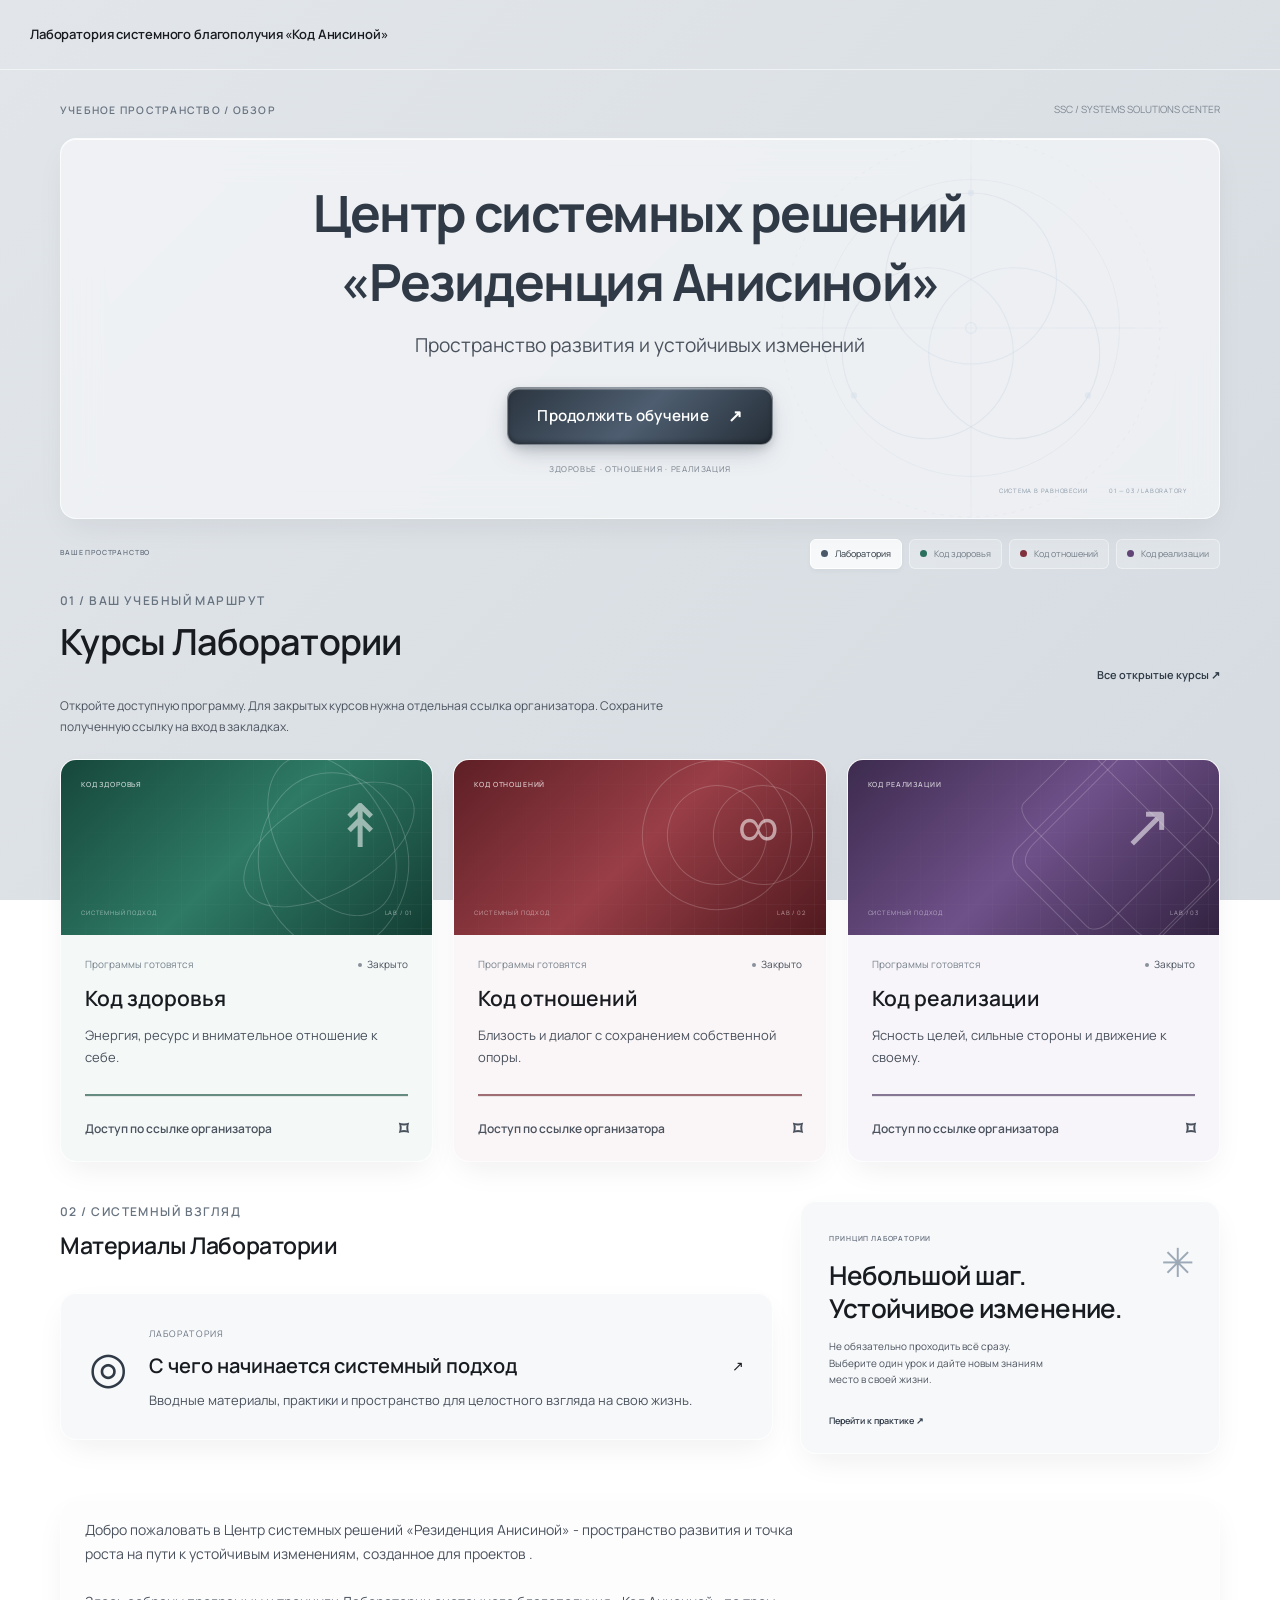
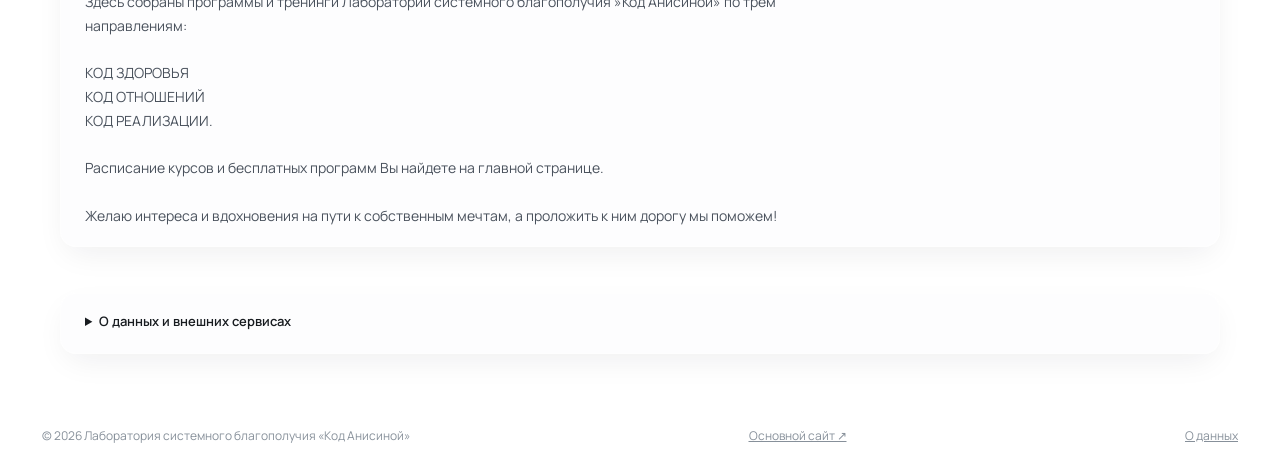
<file: index.html>
<!doctype html>
<html lang="ru">
<head>
  <meta charset="utf-8">
  <meta name="viewport" content="width=device-width,initial-scale=1">
  <meta name="robots" content="noindex,nofollow,noarchive">
  <meta name="referrer" content="no-referrer">
  <meta http-equiv="Content-Security-Policy" content="default-src &#x27;none&#x27;; style-src &#x27;self&#x27;; font-src &#x27;self&#x27;; script-src &#x27;self&#x27;; connect-src &#x27;none&#x27;; img-src &#x27;self&#x27;; frame-src &#x27;none&#x27;; object-src &#x27;none&#x27;; base-uri &#x27;none&#x27;; form-action &#x27;none&#x27;">
  <title>Главная · Лаборатория системного благополучия «Код Анисиной»</title>
  <link rel="stylesheet" href="assets/school.a9e100d306ebc684.css">
  <link rel="stylesheet" href="assets/portal.45d56a2d1d807d90.css">
  <link rel="stylesheet" href="assets/dashboard.d620ce10a8d01266.css">
  
  <script src="assets/timezones.9827d9b983e19a0f.js" defer></script>
  <script src="assets/portal.967eb2591deb1fb2.js" defer></script>
  <script src="assets/progress_store.92e0a8723046585b.js" defer></script>
  <script src="assets/lesson_progress.9b92b49c6aec15c7.js" defer></script>
</head>
<body data-theme="lab" class="link-portal portal-home">
  <a class="skip-link" href="#main">К содержанию</a>
  <header class="topbar"><a class="topbar-title" href="index.html">Лаборатория системного благополучия «Код Анисиной»</a></header>
  <main id="main" class="portal-main">
    <div class="page-topline"><span class="index-tag">УЧЕБНОЕ ПРОСТРАНСТВО / ОБЗОР</span><span class="today">SSC / SYSTEMS SOLUTIONS CENTER</span></div>
    <section class="hero hero--residence glass-card-3d portal-residence" aria-label="Центр системных решений"><div class="hologram-wrap" aria-hidden="true">
<svg class="hero-hologram holo-lab" viewBox="0 0 500 500" fill="none" xmlns="http://www.w3.org/2000/svg">
<defs><linearGradient id="holo-lab" x1="0" y1="0" x2="500" y2="500" gradientUnits="userSpaceOnUse"><stop offset="0%" stop-color="var(--holo-color-1)"/><stop offset="50%" stop-color="var(--holo-color-2)"/><stop offset="100%" stop-color="var(--holo-color-1)"/></linearGradient></defs>
<circle cx="250" cy="250" r="210" stroke="url(#holo-lab)" stroke-width="1" stroke-dasharray="4 6"/><circle cx="250" cy="250" r="165" stroke="url(#holo-lab)" stroke-width=".75"/>
<circle cx="250" cy="195" r="95" stroke="url(#holo-lab)" stroke-width="1.25"/><circle cx="202" cy="278" r="95" stroke="url(#holo-lab)" stroke-width="1.25"/><circle cx="298" cy="278" r="95" stroke="url(#holo-lab)" stroke-width="1.25"/>
<line x1="250" y1="30" x2="250" y2="470" stroke="url(#holo-lab)" stroke-width=".75"/><line x1="30" y1="250" x2="470" y2="250" stroke="url(#holo-lab)" stroke-width=".75"/><circle cx="250" cy="250" r="6" stroke="url(#holo-lab)" stroke-width="1.5"/>
<circle cx="250" cy="100" r="3.5" fill="var(--holo-color-2)"/><circle cx="120" cy="325" r="3.5" fill="var(--holo-color-2)"/><circle cx="380" cy="325" r="3.5" fill="var(--holo-color-2)"/></svg>
<svg class="hero-hologram holo-health" viewBox="0 0 500 500" fill="none" xmlns="http://www.w3.org/2000/svg"><defs><linearGradient id="holo-health" x1="100" y1="40" x2="400" y2="460" gradientUnits="userSpaceOnUse"><stop offset="0%" stop-color="var(--holo-color-1)"/><stop offset="50%" stop-color="var(--holo-color-2)"/><stop offset="100%" stop-color="var(--holo-color-1)"/></linearGradient></defs><circle cx="250" cy="250" r="205" stroke="url(#holo-health)" stroke-width=".75" stroke-dasharray="3 5"/><path d="M180 60 C320 130 320 190 180 250 C40 310 40 370 180 440" stroke="url(#holo-health)" stroke-width="1.5" transform="translate(70,0)"/><path d="M320 60 C180 130 180 190 320 250 C460 310 460 370 320 440" stroke="url(#holo-health)" stroke-width="1.5"/><g stroke="url(#holo-health)"><path d="M215 95H285 M250 135H250 M195 175H305 M215 215H285 M215 285H285 M195 325H305 M215 405H285"/></g><g fill="var(--holo-color-2)"><circle cx="215" cy="95" r="3"/><circle cx="285" cy="95" r="3"/><circle cx="195" cy="175" r="3"/><circle cx="305" cy="175" r="3"/><circle cx="195" cy="325" r="3"/><circle cx="305" cy="325" r="3"/></g></svg>
<svg class="hero-hologram holo-family" viewBox="0 0 500 500" fill="none" xmlns="http://www.w3.org/2000/svg"><defs><linearGradient id="holo-family" x1="20" y1="20" x2="480" y2="480"><stop stop-color="var(--holo-color-1)"/><stop offset=".5" stop-color="var(--holo-color-2)"/><stop offset="1" stop-color="var(--holo-color-1)"/></linearGradient></defs><g stroke="url(#holo-family)"><circle cx="250" cy="250" r="205" stroke-dasharray="3 6"/><ellipse cx="250" cy="250" rx="175" ry="105" transform="rotate(-35 250 250)"/><ellipse cx="250" cy="250" rx="175" ry="105" transform="rotate(35 250 250)"/><path d="M250 385V280 M140 115V175H360V115 M250 175V280 M140 115H105V70 M140 115H175V70 M360 115H325V70 M360 115H395V70 M250 280H160V355 M250 280H340V355" stroke-width="1.5"/></g><g fill="var(--holo-color-2)"><circle cx="105" cy="70" r="6"/><circle cx="175" cy="70" r="6"/><circle cx="325" cy="70" r="6"/><circle cx="395" cy="70" r="6"/><circle cx="140" cy="115" r="7"/><circle cx="360" cy="115" r="7"/><circle cx="250" cy="280" r="10"/><circle cx="160" cy="355" r="7"/><circle cx="340" cy="355" r="7"/></g></svg>
<svg class="hero-hologram holo-realization" viewBox="0 0 500 500" fill="none" xmlns="http://www.w3.org/2000/svg"><defs><linearGradient id="holo-realization" x1="0" y1="0" x2="500" y2="500" gradientUnits="userSpaceOnUse"><stop stop-color="var(--holo-color-1)"/><stop offset=".5" stop-color="var(--holo-color-2)"/><stop offset="1" stop-color="var(--holo-color-1)"/></linearGradient></defs><g stroke="url(#holo-realization)"><circle cx="250" cy="250" r="205" stroke-dasharray="4 6"/><circle cx="250" cy="250" r="140"/><circle cx="250" cy="250" r="75"/><path d="M65 375L165 295L250 325L335 205L435 100 M250 45V455 M45 250H455 M105 105L395 395 M105 395L395 105"/><path d="M400 100H435V135" stroke-width="2"/></g><g fill="var(--holo-color-2)"><circle cx="165" cy="295" r="7"/><circle cx="250" cy="325" r="7"/><circle cx="335" cy="205" r="7"/><circle cx="435" cy="100" r="7"/></g></svg>
</div>
<div class="hero-copy"><h1 class="residence-title"><span class="residence-kicker">Центр системных решений</span><span class="residence-name">«Резиденция Анисиной»</span></h1><p class="residence-subtitle">Пространство развития и устойчивых изменений</p><a class="btn-3d-mineral" href="#courses">Продолжить обучение <span>↗</span></a><span class="hero-caption">ЗДОРОВЬЕ · ОТНОШЕНИЯ · РЕАЛИЗАЦИЯ</span></div><div class="holo-caption"><span>СИСТЕМА В РАВНОВЕСИИ</span><span>01 — 03 / LABORATORY</span></div></section>
    <div class="theme-strip"><span class="index-tag">ВАШЕ ПРОСТРАНСТВО</span><div class="theme-options" role="group" aria-label="Цветовая схема"><button type="button" class="theme-choice theme-lab selected" data-choose-theme="lab" aria-pressed="true"><i></i>Лаборатория</button><button type="button" class="theme-choice theme-health" data-choose-theme="health" aria-pressed="false"><i></i>Код здоровья</button><button type="button" class="theme-choice theme-family" data-choose-theme="family" aria-pressed="false"><i></i>Код отношений</button><button type="button" class="theme-choice theme-realization" data-choose-theme="realization" aria-pressed="false"><i></i>Код реализации</button></div></div><div class="section-heading" id="courses"><div><span class="index-tag">01 / ВАШ УЧЕБНЫЙ МАРШРУТ</span><h2>Курсы Лаборатории</h2></div><a class="quiet-link" href="materials/">Все открытые курсы ↗</a></div><p class="portal-catalog-caption">Откройте доступную программу. Для закрытых курсов нужна отдельная ссылка организатора. Сохраните полученную ссылку на вход в закладках.</p><div class="course-grid"><article data-catalogue-placeholder class="course-card glass-card-3d is-locked" data-theme="health"><div class="course-art art-health" aria-label="Закрыто: Код здоровья"><span class="art-grid"></span><span class="art-orbit orbit-one"></span><span class="art-orbit orbit-two"></span><span class="art-orbit orbit-three"></span><span class="index-tag art-index">Код здоровья</span><span class="art-symbol">↟</span><span class="art-bottom">СИСТЕМНЫЙ ПОДХОД <span>LAB / 01</span></span></div><div class="course-card-body"><div class="card-meta"><span>Программы готовятся</span><span class="status-dot">Закрыто</span></div><h3>Код здоровья</h3><p>Энергия, ресурс и внимательное отношение к себе.</p><div class="portal-card-rule" aria-hidden="true"></div><span class="course-open course-locked">Доступ по ссылке организатора <span aria-hidden="true">⌑</span></span></div></article><article data-catalogue-placeholder class="course-card glass-card-3d is-locked" data-theme="family"><div class="course-art art-family" aria-label="Закрыто: Код отношений"><span class="art-grid"></span><span class="art-orbit orbit-one"></span><span class="art-orbit orbit-two"></span><span class="art-orbit orbit-three"></span><span class="index-tag art-index">Код отношений</span><span class="art-symbol">∞</span><span class="art-bottom">СИСТЕМНЫЙ ПОДХОД <span>LAB / 02</span></span></div><div class="course-card-body"><div class="card-meta"><span>Программы готовятся</span><span class="status-dot">Закрыто</span></div><h3>Код отношений</h3><p>Близость и диалог с сохранением собственной опоры.</p><div class="portal-card-rule" aria-hidden="true"></div><span class="course-open course-locked">Доступ по ссылке организатора <span aria-hidden="true">⌑</span></span></div></article><article data-catalogue-placeholder class="course-card glass-card-3d is-locked" data-theme="realization"><div class="course-art art-realization" aria-label="Закрыто: Код реализации"><span class="art-grid"></span><span class="art-orbit orbit-one"></span><span class="art-orbit orbit-two"></span><span class="art-orbit orbit-three"></span><span class="index-tag art-index">Код реализации</span><span class="art-symbol">↗</span><span class="art-bottom">СИСТЕМНЫЙ ПОДХОД <span>LAB / 03</span></span></div><div class="course-card-body"><div class="card-meta"><span>Программы готовятся</span><span class="status-dot">Закрыто</span></div><h3>Код реализации</h3><p>Ясность целей, сильные стороны и движение к своему.</p><div class="portal-card-rule" aria-hidden="true"></div><span class="course-open course-locked">Доступ по ссылке организатора <span aria-hidden="true">⌑</span></span></div></article></div><div class="lower-grid"><section><div class="section-heading"><div><span class="index-tag">02 / СИСТЕМНЫЙ ВЗГЛЯД</span><h2>Материалы Лаборатории</h2></div></div><a class="glass-card-3d portal-lab-link" href="directions/lab/"><span class="portal-lab-symbol">◎</span><span><small>ЛАБОРАТОРИЯ</small><h3>С чего начинается системный подход</h3><p>Вводные материалы, практики и пространство для целостного взгляда на свою жизнь.</p></span><span>↗</span></a></section><aside class="note-card glass-card-3d"><span class="index-tag">ПРИНЦИП ЛАБОРАТОРИИ</span><span class="note-symbol">✳</span><h3>Небольшой шаг.<br>Устойчивое изменение.</h3><p>Не обязательно проходить всё сразу. Выберите один урок и дайте новым знаниям место в своей жизни.</p><a class="quiet-link" href="materials/">Перейти к практике ↗</a></aside></div>
    <section class="glass-card-3d portal-data visitor-welcome"><p>Добро пожаловать в  Центр системных решений «Резиденция Анисиной» - пространство развития и точка роста на пути к устойчивым изменениям, созданное для проектов .

Здесь собраны программы и тренинги Лаборатории системного благополучия »Код Анисиной» по трем направлениям:

КОД ЗДОРОВЬЯ
КОД ОТНОШЕНИЙ
КОД РЕАЛИЗАЦИИ.

Расписание курсов и бесплатных программ Вы найдете на главной странице.

Желаю интереса и вдохновения на пути к собственным мечтам, а проложить к ним дорогу мы поможем!</p></section>
    <details id="data" class="glass-card-3d portal-data">
      <summary>О данных и внешних сервисах</summary><p>Видеозаписи и учебные материалы могут размещаться на внешних сервисах и открываются по соответствующим ссылкам.
Перед использованием внешних сервисов рекомендуем ознакомиться с их условиями и политиками обработки персональных данных.</p>
      <p>Ссылки на видео, материалы и встречи открывают внешние сервисы. Они обрабатывают данные по своим условиям.</p>
    </details>
  </main>
  <footer class="footer"><span>© 2026 Лаборатория системного благополучия «Код Анисиной»</span><a href="https://anisinalab.ru/" rel="noopener noreferrer">Основной сайт ↗</a><a href="#data">О данных</a></footer>
</body>
</html>
</file>
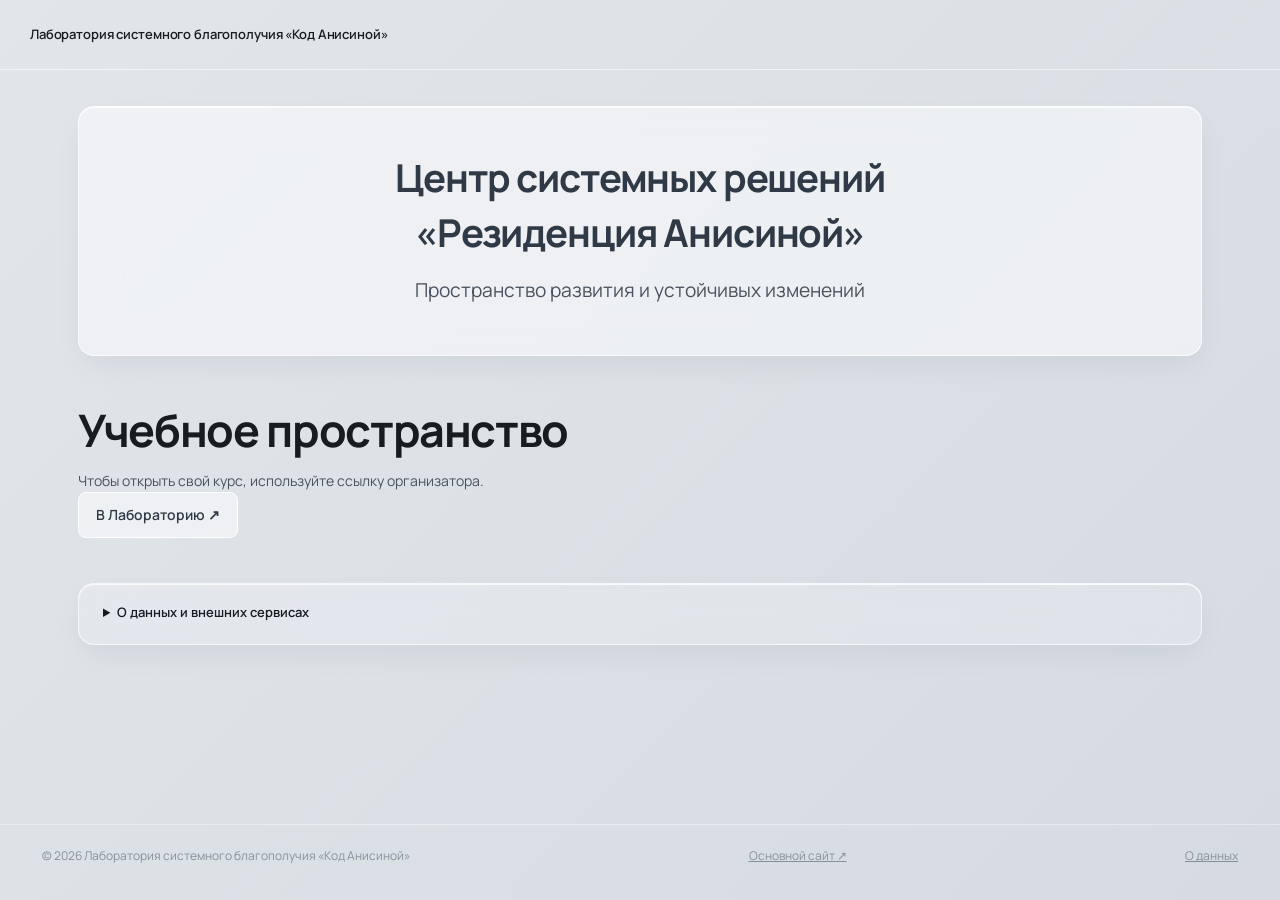
<file: courses/index.html>
<!doctype html>
<html lang="ru">
<head>
  <meta charset="utf-8">
  <meta name="viewport" content="width=device-width,initial-scale=1">
  <meta name="robots" content="noindex,nofollow,noarchive">
  <meta name="referrer" content="no-referrer">
  <meta http-equiv="Content-Security-Policy" content="default-src &#x27;none&#x27;; style-src &#x27;self&#x27;; font-src &#x27;self&#x27;; script-src &#x27;self&#x27;; connect-src &#x27;none&#x27;; img-src &#x27;self&#x27;; frame-src &#x27;none&#x27;; object-src &#x27;none&#x27;; base-uri &#x27;none&#x27;; form-action &#x27;none&#x27;">
  <title>Учебное пространство · Лаборатория системного благополучия «Код Анисиной»</title>
  <link rel="stylesheet" href="../assets/school.a9e100d306ebc684.css">
  <link rel="stylesheet" href="../assets/portal.45d56a2d1d807d90.css">
  <link rel="stylesheet" href="../assets/dashboard.d620ce10a8d01266.css">
  
  <script src="../assets/timezones.9827d9b983e19a0f.js" defer></script>
  <script src="../assets/portal.967eb2591deb1fb2.js" defer></script>
  <script src="../assets/progress_store.92e0a8723046585b.js" defer></script>
  <script src="../assets/lesson_progress.9b92b49c6aec15c7.js" defer></script>
</head>
<body data-theme="lab" class="link-portal portal-inner">
  <a class="skip-link" href="#main">К содержанию</a>
  <header class="topbar"><a class="topbar-title" href="../index.html">Лаборатория системного благополучия «Код Анисиной»</a></header>
  <main id="main" class="portal-main">
    
    <section class="hero hero--residence glass-card-3d portal-residence" aria-label="Центр системных решений"><div class="hero-copy"><p class="residence-title"><span class="residence-kicker">Центр системных решений</span><span class="residence-name">«Резиденция Анисиной»</span></p><p class="residence-subtitle">Пространство развития и устойчивых изменений</p></div></section>
    <div class="page-heading portal-section"><h1>Учебное пространство</h1><p>Чтобы открыть свой курс, используйте ссылку организатора.</p><a class="secondary-button" href="../index.html">В Лабораторию ↗</a></div>
    
    <details id="data" class="glass-card-3d portal-data">
      <summary>О данных и внешних сервисах</summary><p>Видеозаписи и учебные материалы могут размещаться на внешних сервисах и открываются по соответствующим ссылкам.
Перед использованием внешних сервисов рекомендуем ознакомиться с их условиями и политиками обработки персональных данных.</p>
      <p>Ссылки на видео, материалы и встречи открывают внешние сервисы. Они обрабатывают данные по своим условиям.</p>
    </details>
  </main>
  <footer class="footer"><span>© 2026 Лаборатория системного благополучия «Код Анисиной»</span><a href="https://anisinalab.ru/" rel="noopener noreferrer">Основной сайт ↗</a><a href="#data">О данных</a></footer>
</body>
</html>
</file>
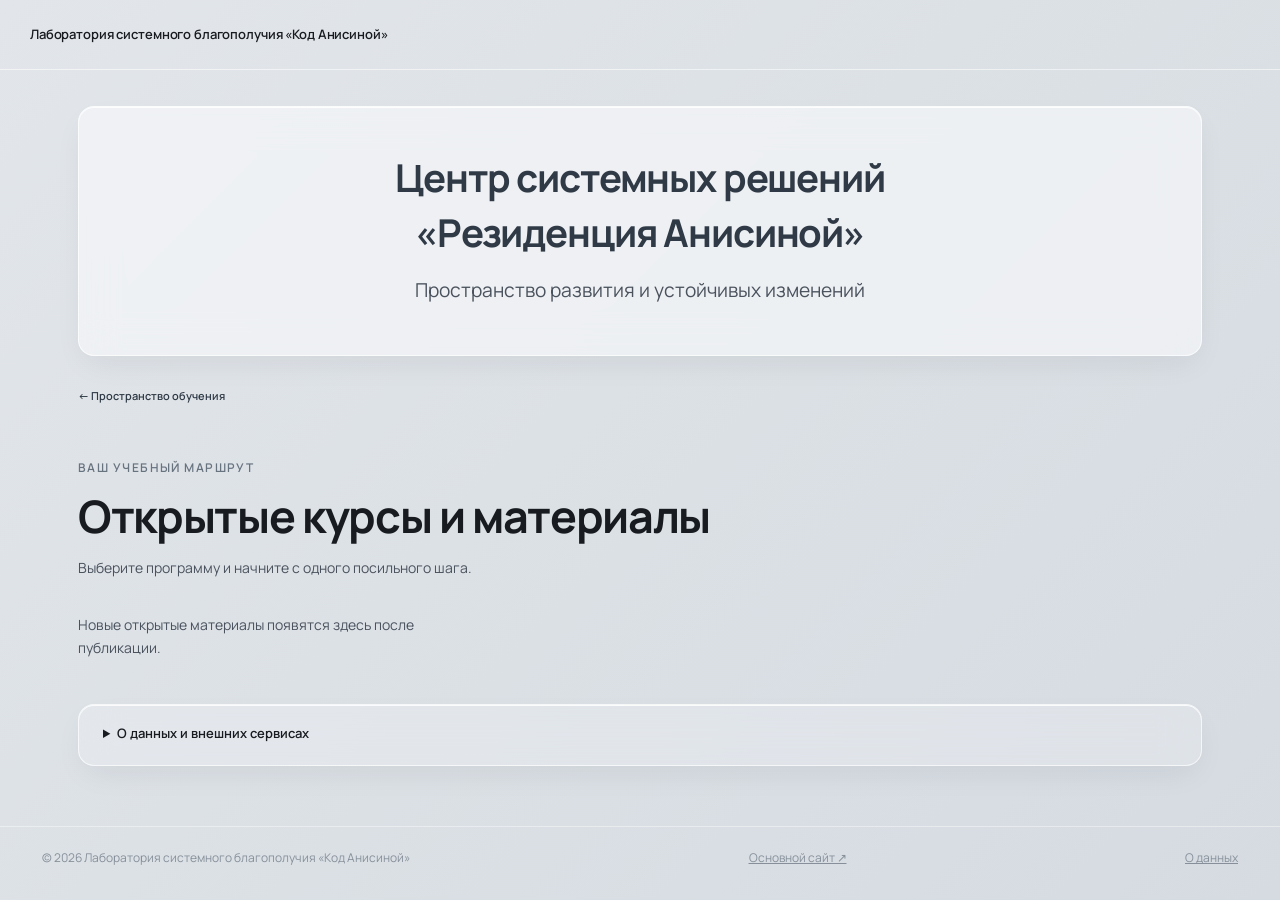
<file: materials/index.html>
<!doctype html>
<html lang="ru">
<head>
  <meta charset="utf-8">
  <meta name="viewport" content="width=device-width,initial-scale=1">
  <meta name="robots" content="noindex,nofollow,noarchive">
  <meta name="referrer" content="no-referrer">
  <meta http-equiv="Content-Security-Policy" content="default-src &#x27;none&#x27;; style-src &#x27;self&#x27;; font-src &#x27;self&#x27;; script-src &#x27;self&#x27;; connect-src &#x27;none&#x27;; img-src &#x27;self&#x27;; frame-src &#x27;none&#x27;; object-src &#x27;none&#x27;; base-uri &#x27;none&#x27;; form-action &#x27;none&#x27;">
  <title>Открытые курсы · Лаборатория системного благополучия «Код Анисиной»</title>
  <link rel="stylesheet" href="../assets/school.a9e100d306ebc684.css">
  <link rel="stylesheet" href="../assets/portal.45d56a2d1d807d90.css">
  <link rel="stylesheet" href="../assets/dashboard.d620ce10a8d01266.css">
  
  <script src="../assets/timezones.9827d9b983e19a0f.js" defer></script>
  <script src="../assets/portal.967eb2591deb1fb2.js" defer></script>
  <script src="../assets/progress_store.92e0a8723046585b.js" defer></script>
  <script src="../assets/lesson_progress.9b92b49c6aec15c7.js" defer></script>
</head>
<body data-theme="lab" class="link-portal portal-inner">
  <a class="skip-link" href="#main">К содержанию</a>
  <header class="topbar"><a class="topbar-title" href="../index.html">Лаборатория системного благополучия «Код Анисиной»</a></header>
  <main id="main" class="portal-main">
    
    <section class="hero hero--residence glass-card-3d portal-residence" aria-label="Центр системных решений"><div class="hero-copy"><p class="residence-title"><span class="residence-kicker">Центр системных решений</span><span class="residence-name">«Резиденция Анисиной»</span></p><p class="residence-subtitle">Пространство развития и устойчивых изменений</p></div></section>
    <a class="quiet-link" href="../index.html">← Пространство обучения</a><div class="page-heading portal-section"><span class="index-tag">ВАШ УЧЕБНЫЙ МАРШРУТ</span><h1>Открытые курсы и материалы</h1><p>Выберите программу и начните с одного посильного шага.</p></div><div class="course-grid"><p>Новые открытые материалы появятся здесь после публикации.</p></div>
    
    <details id="data" class="glass-card-3d portal-data">
      <summary>О данных и внешних сервисах</summary><p>Видеозаписи и учебные материалы могут размещаться на внешних сервисах и открываются по соответствующим ссылкам.
Перед использованием внешних сервисов рекомендуем ознакомиться с их условиями и политиками обработки персональных данных.</p>
      <p>Ссылки на видео, материалы и встречи открывают внешние сервисы. Они обрабатывают данные по своим условиям.</p>
    </details>
  </main>
  <footer class="footer"><span>© 2026 Лаборатория системного благополучия «Код Анисиной»</span><a href="https://anisinalab.ru/" rel="noopener noreferrer">Основной сайт ↗</a><a href="#data">О данных</a></footer>
</body>
</html>
</file>
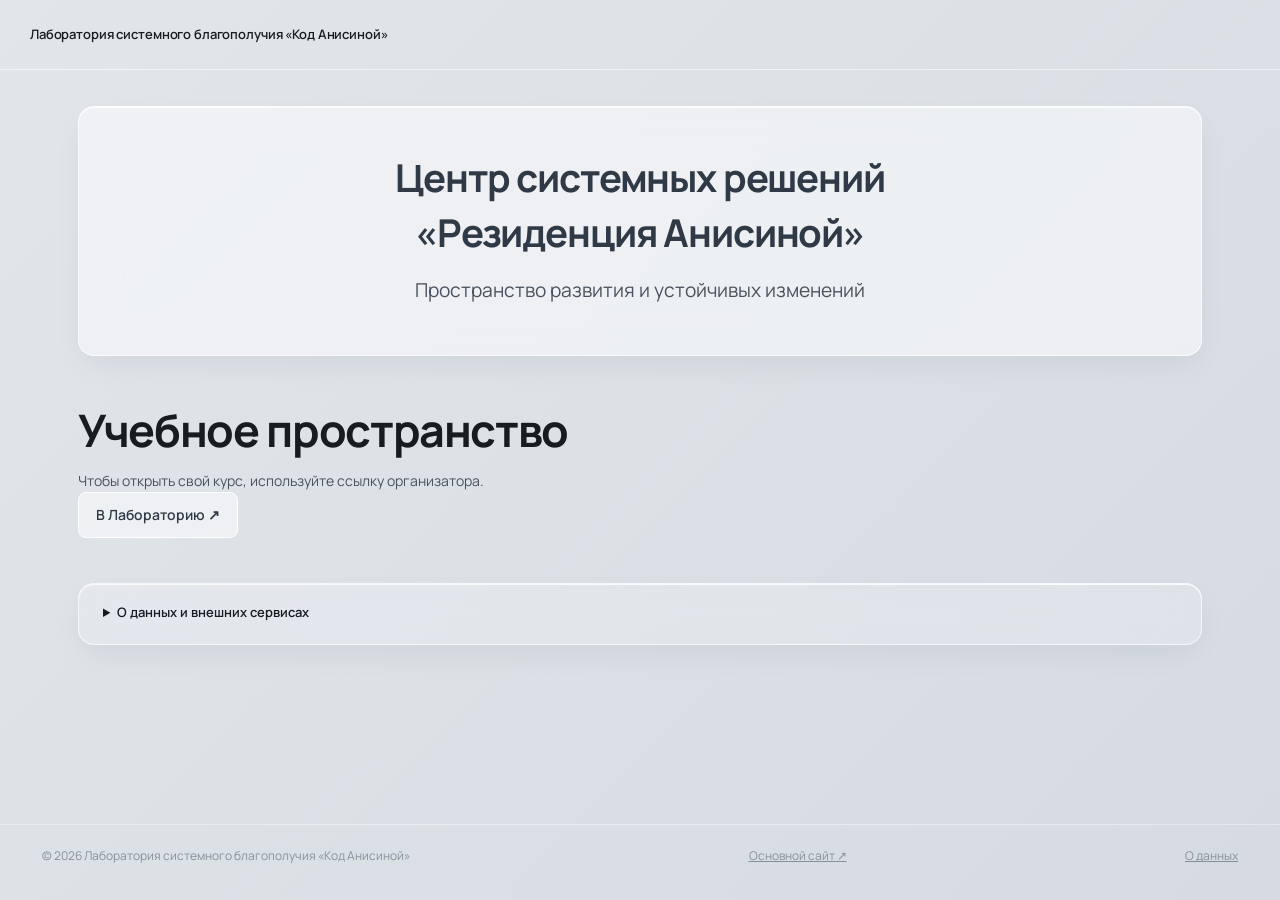
<file: courses/family/index.html>
<!doctype html>
<html lang="ru">
<head>
  <meta charset="utf-8">
  <meta name="viewport" content="width=device-width,initial-scale=1">
  <meta name="robots" content="noindex,nofollow,noarchive">
  <meta name="referrer" content="no-referrer">
  <meta http-equiv="Content-Security-Policy" content="default-src &#x27;none&#x27;; style-src &#x27;self&#x27;; font-src &#x27;self&#x27;; script-src &#x27;self&#x27;; connect-src &#x27;none&#x27;; img-src &#x27;self&#x27;; frame-src &#x27;none&#x27;; object-src &#x27;none&#x27;; base-uri &#x27;none&#x27;; form-action &#x27;none&#x27;">
  <title>Учебное пространство · Лаборатория системного благополучия «Код Анисиной»</title>
  <link rel="stylesheet" href="../../assets/school.a9e100d306ebc684.css">
  <link rel="stylesheet" href="../../assets/portal.45d56a2d1d807d90.css">
  <link rel="stylesheet" href="../../assets/dashboard.d620ce10a8d01266.css">
  
  <script src="../../assets/timezones.9827d9b983e19a0f.js" defer></script>
  <script src="../../assets/portal.967eb2591deb1fb2.js" defer></script>
  <script src="../../assets/progress_store.92e0a8723046585b.js" defer></script>
  <script src="../../assets/lesson_progress.9b92b49c6aec15c7.js" defer></script>
</head>
<body data-theme="lab" class="link-portal portal-inner">
  <a class="skip-link" href="#main">К содержанию</a>
  <header class="topbar"><a class="topbar-title" href="../../index.html">Лаборатория системного благополучия «Код Анисиной»</a></header>
  <main id="main" class="portal-main">
    
    <section class="hero hero--residence glass-card-3d portal-residence" aria-label="Центр системных решений"><div class="hero-copy"><p class="residence-title"><span class="residence-kicker">Центр системных решений</span><span class="residence-name">«Резиденция Анисиной»</span></p><p class="residence-subtitle">Пространство развития и устойчивых изменений</p></div></section>
    <div class="page-heading portal-section"><h1>Учебное пространство</h1><p>Чтобы открыть свой курс, используйте ссылку организатора.</p><a class="secondary-button" href="../../index.html">В Лабораторию ↗</a></div>
    
    <details id="data" class="glass-card-3d portal-data">
      <summary>О данных и внешних сервисах</summary><p>Видеозаписи и учебные материалы могут размещаться на внешних сервисах и открываются по соответствующим ссылкам.
Перед использованием внешних сервисов рекомендуем ознакомиться с их условиями и политиками обработки персональных данных.</p>
      <p>Ссылки на видео, материалы и встречи открывают внешние сервисы. Они обрабатывают данные по своим условиям.</p>
    </details>
  </main>
  <footer class="footer"><span>© 2026 Лаборатория системного благополучия «Код Анисиной»</span><a href="https://anisinalab.ru/" rel="noopener noreferrer">Основной сайт ↗</a><a href="#data">О данных</a></footer>
</body>
</html>
</file>
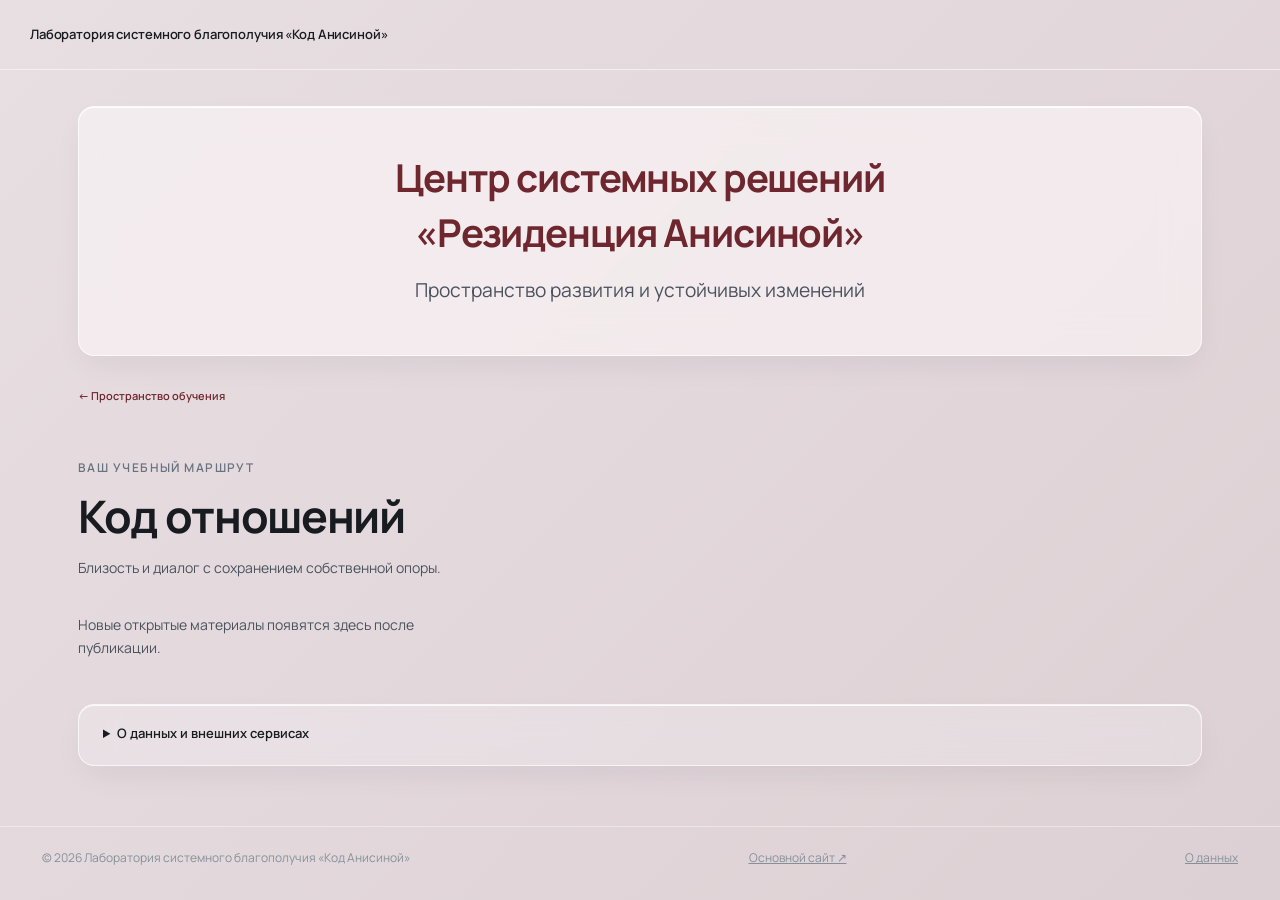
<file: directions/family/index.html>
<!doctype html>
<html lang="ru">
<head>
  <meta charset="utf-8">
  <meta name="viewport" content="width=device-width,initial-scale=1">
  <meta name="robots" content="noindex,nofollow,noarchive">
  <meta name="referrer" content="no-referrer">
  <meta http-equiv="Content-Security-Policy" content="default-src &#x27;none&#x27;; style-src &#x27;self&#x27;; font-src &#x27;self&#x27;; script-src &#x27;self&#x27;; connect-src &#x27;none&#x27;; img-src &#x27;self&#x27;; frame-src &#x27;none&#x27;; object-src &#x27;none&#x27;; base-uri &#x27;none&#x27;; form-action &#x27;none&#x27;">
  <title>Код отношений · Лаборатория системного благополучия «Код Анисиной»</title>
  <link rel="stylesheet" href="../../assets/school.a9e100d306ebc684.css">
  <link rel="stylesheet" href="../../assets/portal.45d56a2d1d807d90.css">
  <link rel="stylesheet" href="../../assets/dashboard.d620ce10a8d01266.css">
  
  <script src="../../assets/timezones.9827d9b983e19a0f.js" defer></script>
  <script src="../../assets/portal.967eb2591deb1fb2.js" defer></script>
  <script src="../../assets/progress_store.92e0a8723046585b.js" defer></script>
  <script src="../../assets/lesson_progress.9b92b49c6aec15c7.js" defer></script>
</head>
<body data-theme="family" class="link-portal portal-inner">
  <a class="skip-link" href="#main">К содержанию</a>
  <header class="topbar"><a class="topbar-title" href="../../index.html">Лаборатория системного благополучия «Код Анисиной»</a></header>
  <main id="main" class="portal-main">
    
    <section class="hero hero--residence glass-card-3d portal-residence" aria-label="Центр системных решений"><div class="hero-copy"><p class="residence-title"><span class="residence-kicker">Центр системных решений</span><span class="residence-name">«Резиденция Анисиной»</span></p><p class="residence-subtitle">Пространство развития и устойчивых изменений</p></div></section>
    <a class="quiet-link" href="../../index.html">← Пространство обучения</a><div class="page-heading portal-section"><span class="index-tag">ВАШ УЧЕБНЫЙ МАРШРУТ</span><h1>Код отношений</h1><p>Близость и диалог с сохранением собственной опоры.</p></div><div class="course-grid"><p>Новые открытые материалы появятся здесь после публикации.</p></div>
    
    <details id="data" class="glass-card-3d portal-data">
      <summary>О данных и внешних сервисах</summary><p>Видеозаписи и учебные материалы могут размещаться на внешних сервисах и открываются по соответствующим ссылкам.
Перед использованием внешних сервисов рекомендуем ознакомиться с их условиями и политиками обработки персональных данных.</p>
      <p>Ссылки на видео, материалы и встречи открывают внешние сервисы. Они обрабатывают данные по своим условиям.</p>
    </details>
  </main>
  <footer class="footer"><span>© 2026 Лаборатория системного благополучия «Код Анисиной»</span><a href="https://anisinalab.ru/" rel="noopener noreferrer">Основной сайт ↗</a><a href="#data">О данных</a></footer>
</body>
</html>
</file>
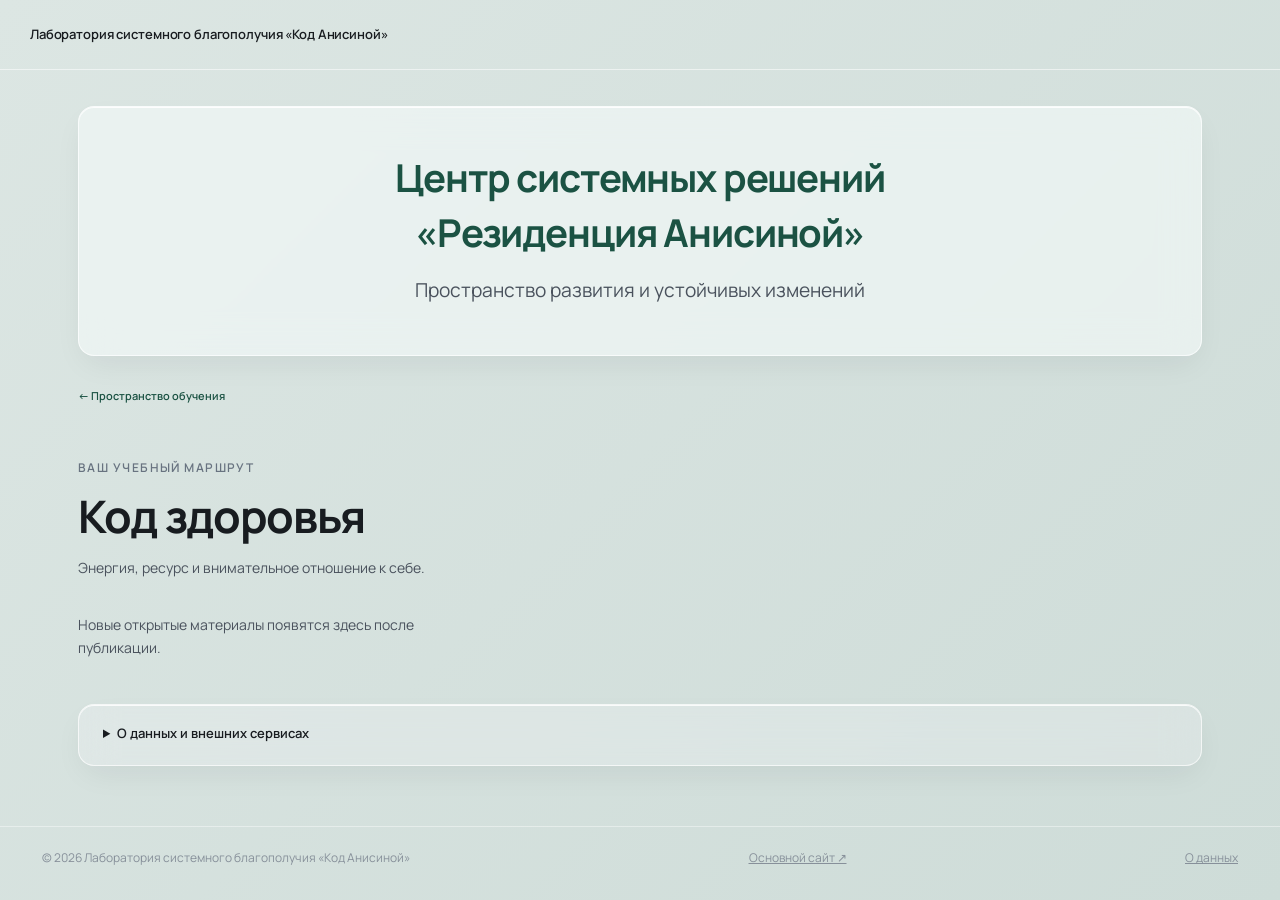
<file: directions/health/index.html>
<!doctype html>
<html lang="ru">
<head>
  <meta charset="utf-8">
  <meta name="viewport" content="width=device-width,initial-scale=1">
  <meta name="robots" content="noindex,nofollow,noarchive">
  <meta name="referrer" content="no-referrer">
  <meta http-equiv="Content-Security-Policy" content="default-src &#x27;none&#x27;; style-src &#x27;self&#x27;; font-src &#x27;self&#x27;; script-src &#x27;self&#x27;; connect-src &#x27;none&#x27;; img-src &#x27;self&#x27;; frame-src &#x27;none&#x27;; object-src &#x27;none&#x27;; base-uri &#x27;none&#x27;; form-action &#x27;none&#x27;">
  <title>Код здоровья · Лаборатория системного благополучия «Код Анисиной»</title>
  <link rel="stylesheet" href="../../assets/school.a9e100d306ebc684.css">
  <link rel="stylesheet" href="../../assets/portal.45d56a2d1d807d90.css">
  <link rel="stylesheet" href="../../assets/dashboard.d620ce10a8d01266.css">
  
  <script src="../../assets/timezones.9827d9b983e19a0f.js" defer></script>
  <script src="../../assets/portal.967eb2591deb1fb2.js" defer></script>
  <script src="../../assets/progress_store.92e0a8723046585b.js" defer></script>
  <script src="../../assets/lesson_progress.9b92b49c6aec15c7.js" defer></script>
</head>
<body data-theme="health" class="link-portal portal-inner">
  <a class="skip-link" href="#main">К содержанию</a>
  <header class="topbar"><a class="topbar-title" href="../../index.html">Лаборатория системного благополучия «Код Анисиной»</a></header>
  <main id="main" class="portal-main">
    
    <section class="hero hero--residence glass-card-3d portal-residence" aria-label="Центр системных решений"><div class="hero-copy"><p class="residence-title"><span class="residence-kicker">Центр системных решений</span><span class="residence-name">«Резиденция Анисиной»</span></p><p class="residence-subtitle">Пространство развития и устойчивых изменений</p></div></section>
    <a class="quiet-link" href="../../index.html">← Пространство обучения</a><div class="page-heading portal-section"><span class="index-tag">ВАШ УЧЕБНЫЙ МАРШРУТ</span><h1>Код здоровья</h1><p>Энергия, ресурс и внимательное отношение к себе.</p></div><div class="course-grid"><p>Новые открытые материалы появятся здесь после публикации.</p></div>
    
    <details id="data" class="glass-card-3d portal-data">
      <summary>О данных и внешних сервисах</summary><p>Видеозаписи и учебные материалы могут размещаться на внешних сервисах и открываются по соответствующим ссылкам.
Перед использованием внешних сервисов рекомендуем ознакомиться с их условиями и политиками обработки персональных данных.</p>
      <p>Ссылки на видео, материалы и встречи открывают внешние сервисы. Они обрабатывают данные по своим условиям.</p>
    </details>
  </main>
  <footer class="footer"><span>© 2026 Лаборатория системного благополучия «Код Анисиной»</span><a href="https://anisinalab.ru/" rel="noopener noreferrer">Основной сайт ↗</a><a href="#data">О данных</a></footer>
</body>
</html>
</file>
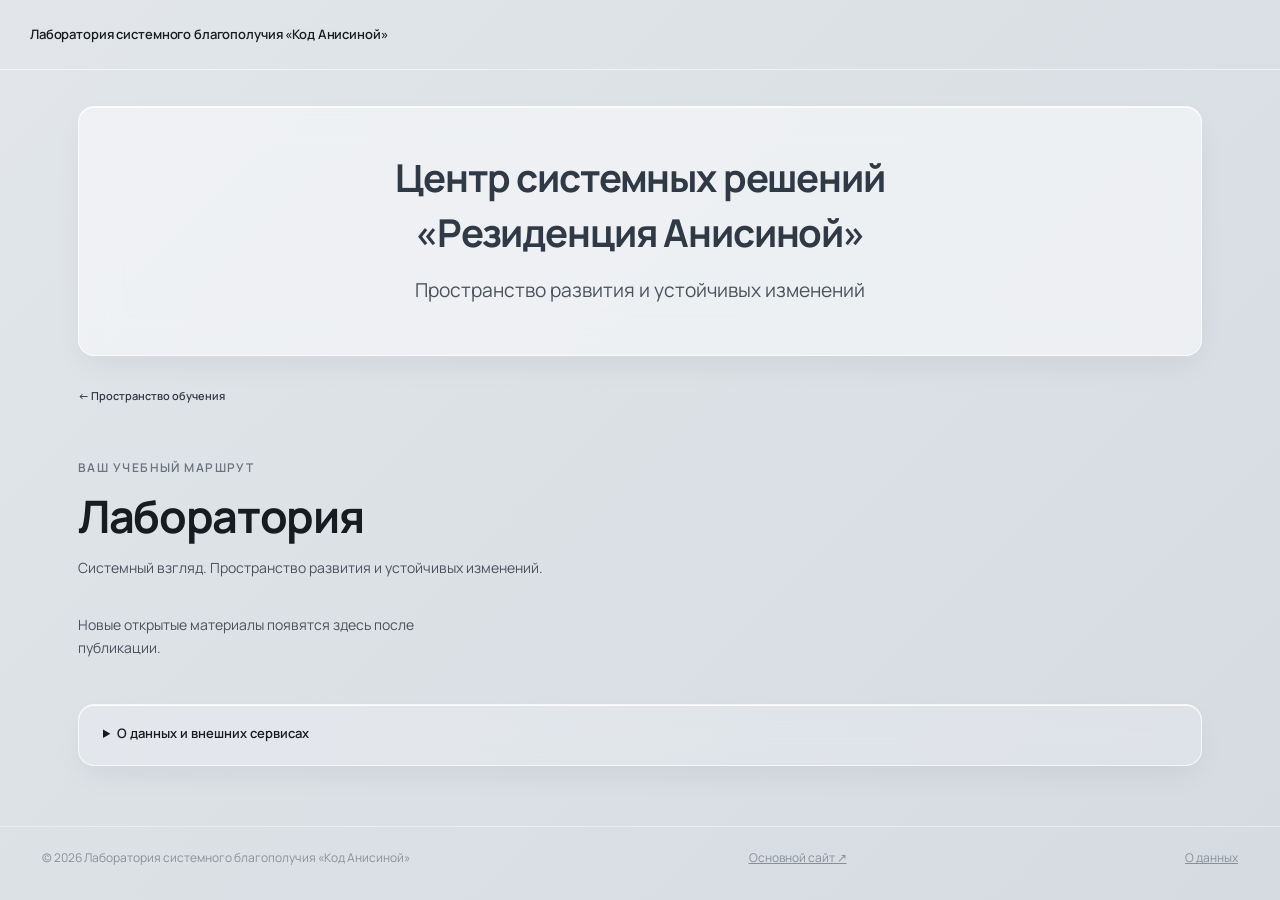
<file: directions/lab/index.html>
<!doctype html>
<html lang="ru">
<head>
  <meta charset="utf-8">
  <meta name="viewport" content="width=device-width,initial-scale=1">
  <meta name="robots" content="noindex,nofollow,noarchive">
  <meta name="referrer" content="no-referrer">
  <meta http-equiv="Content-Security-Policy" content="default-src &#x27;none&#x27;; style-src &#x27;self&#x27;; font-src &#x27;self&#x27;; script-src &#x27;self&#x27;; connect-src &#x27;none&#x27;; img-src &#x27;self&#x27;; frame-src &#x27;none&#x27;; object-src &#x27;none&#x27;; base-uri &#x27;none&#x27;; form-action &#x27;none&#x27;">
  <title>Лаборатория · Лаборатория системного благополучия «Код Анисиной»</title>
  <link rel="stylesheet" href="../../assets/school.a9e100d306ebc684.css">
  <link rel="stylesheet" href="../../assets/portal.45d56a2d1d807d90.css">
  <link rel="stylesheet" href="../../assets/dashboard.d620ce10a8d01266.css">
  
  <script src="../../assets/timezones.9827d9b983e19a0f.js" defer></script>
  <script src="../../assets/portal.967eb2591deb1fb2.js" defer></script>
  <script src="../../assets/progress_store.92e0a8723046585b.js" defer></script>
  <script src="../../assets/lesson_progress.9b92b49c6aec15c7.js" defer></script>
</head>
<body data-theme="lab" class="link-portal portal-inner">
  <a class="skip-link" href="#main">К содержанию</a>
  <header class="topbar"><a class="topbar-title" href="../../index.html">Лаборатория системного благополучия «Код Анисиной»</a></header>
  <main id="main" class="portal-main">
    
    <section class="hero hero--residence glass-card-3d portal-residence" aria-label="Центр системных решений"><div class="hero-copy"><p class="residence-title"><span class="residence-kicker">Центр системных решений</span><span class="residence-name">«Резиденция Анисиной»</span></p><p class="residence-subtitle">Пространство развития и устойчивых изменений</p></div></section>
    <a class="quiet-link" href="../../index.html">← Пространство обучения</a><div class="page-heading portal-section"><span class="index-tag">ВАШ УЧЕБНЫЙ МАРШРУТ</span><h1>Лаборатория</h1><p>Системный взгляд. Пространство развития и устойчивых изменений.</p></div><div class="course-grid"><p>Новые открытые материалы появятся здесь после публикации.</p></div>
    
    <details id="data" class="glass-card-3d portal-data">
      <summary>О данных и внешних сервисах</summary><p>Видеозаписи и учебные материалы могут размещаться на внешних сервисах и открываются по соответствующим ссылкам.
Перед использованием внешних сервисов рекомендуем ознакомиться с их условиями и политиками обработки персональных данных.</p>
      <p>Ссылки на видео, материалы и встречи открывают внешние сервисы. Они обрабатывают данные по своим условиям.</p>
    </details>
  </main>
  <footer class="footer"><span>© 2026 Лаборатория системного благополучия «Код Анисиной»</span><a href="https://anisinalab.ru/" rel="noopener noreferrer">Основной сайт ↗</a><a href="#data">О данных</a></footer>
</body>
</html>
</file>
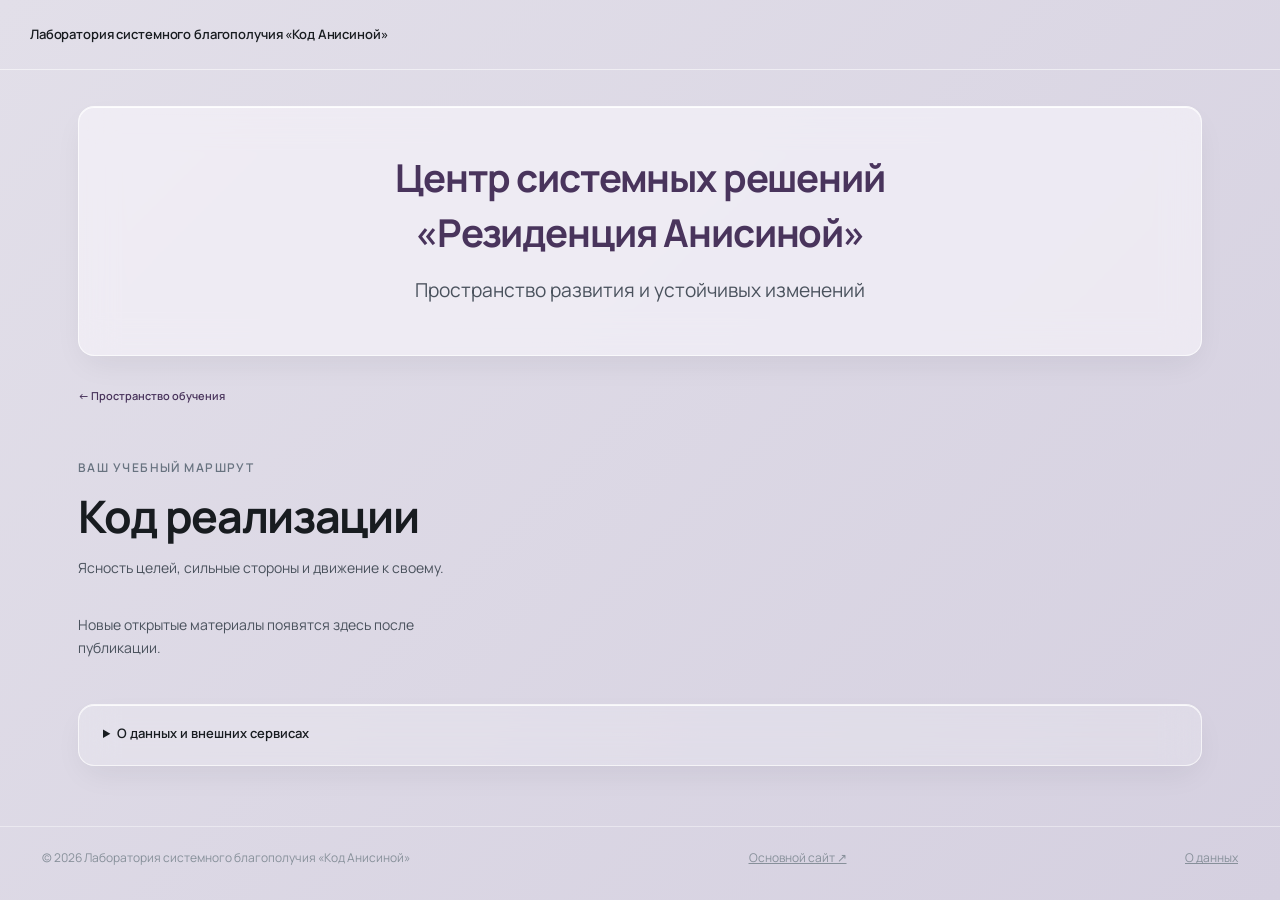
<file: directions/realization/index.html>
<!doctype html>
<html lang="ru">
<head>
  <meta charset="utf-8">
  <meta name="viewport" content="width=device-width,initial-scale=1">
  <meta name="robots" content="noindex,nofollow,noarchive">
  <meta name="referrer" content="no-referrer">
  <meta http-equiv="Content-Security-Policy" content="default-src &#x27;none&#x27;; style-src &#x27;self&#x27;; font-src &#x27;self&#x27;; script-src &#x27;self&#x27;; connect-src &#x27;none&#x27;; img-src &#x27;self&#x27;; frame-src &#x27;none&#x27;; object-src &#x27;none&#x27;; base-uri &#x27;none&#x27;; form-action &#x27;none&#x27;">
  <title>Код реализации · Лаборатория системного благополучия «Код Анисиной»</title>
  <link rel="stylesheet" href="../../assets/school.a9e100d306ebc684.css">
  <link rel="stylesheet" href="../../assets/portal.45d56a2d1d807d90.css">
  <link rel="stylesheet" href="../../assets/dashboard.d620ce10a8d01266.css">
  
  <script src="../../assets/timezones.9827d9b983e19a0f.js" defer></script>
  <script src="../../assets/portal.967eb2591deb1fb2.js" defer></script>
  <script src="../../assets/progress_store.92e0a8723046585b.js" defer></script>
  <script src="../../assets/lesson_progress.9b92b49c6aec15c7.js" defer></script>
</head>
<body data-theme="realization" class="link-portal portal-inner">
  <a class="skip-link" href="#main">К содержанию</a>
  <header class="topbar"><a class="topbar-title" href="../../index.html">Лаборатория системного благополучия «Код Анисиной»</a></header>
  <main id="main" class="portal-main">
    
    <section class="hero hero--residence glass-card-3d portal-residence" aria-label="Центр системных решений"><div class="hero-copy"><p class="residence-title"><span class="residence-kicker">Центр системных решений</span><span class="residence-name">«Резиденция Анисиной»</span></p><p class="residence-subtitle">Пространство развития и устойчивых изменений</p></div></section>
    <a class="quiet-link" href="../../index.html">← Пространство обучения</a><div class="page-heading portal-section"><span class="index-tag">ВАШ УЧЕБНЫЙ МАРШРУТ</span><h1>Код реализации</h1><p>Ясность целей, сильные стороны и движение к своему.</p></div><div class="course-grid"><p>Новые открытые материалы появятся здесь после публикации.</p></div>
    
    <details id="data" class="glass-card-3d portal-data">
      <summary>О данных и внешних сервисах</summary><p>Видеозаписи и учебные материалы могут размещаться на внешних сервисах и открываются по соответствующим ссылкам.
Перед использованием внешних сервисов рекомендуем ознакомиться с их условиями и политиками обработки персональных данных.</p>
      <p>Ссылки на видео, материалы и встречи открывают внешние сервисы. Они обрабатывают данные по своим условиям.</p>
    </details>
  </main>
  <footer class="footer"><span>© 2026 Лаборатория системного благополучия «Код Анисиной»</span><a href="https://anisinalab.ru/" rel="noopener noreferrer">Основной сайт ↗</a><a href="#data">О данных</a></footer>
</body>
</html>
</file>
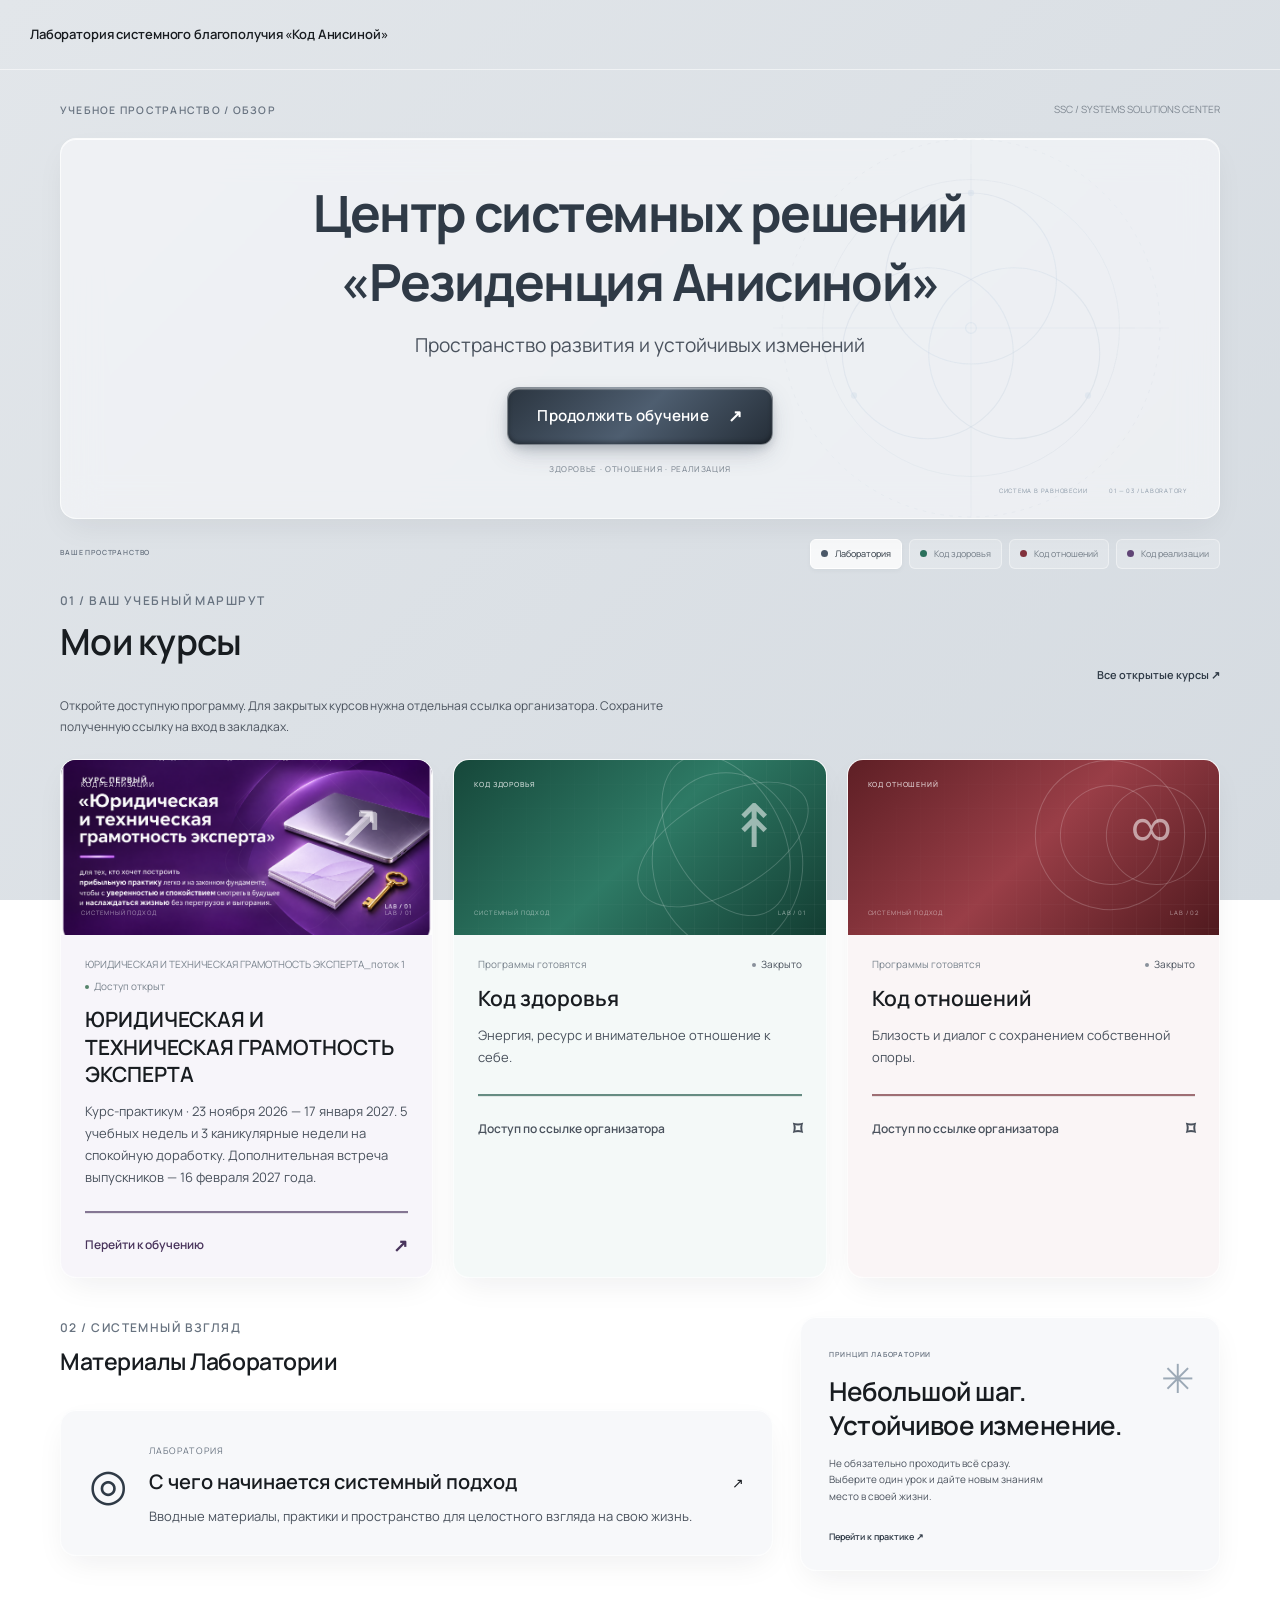
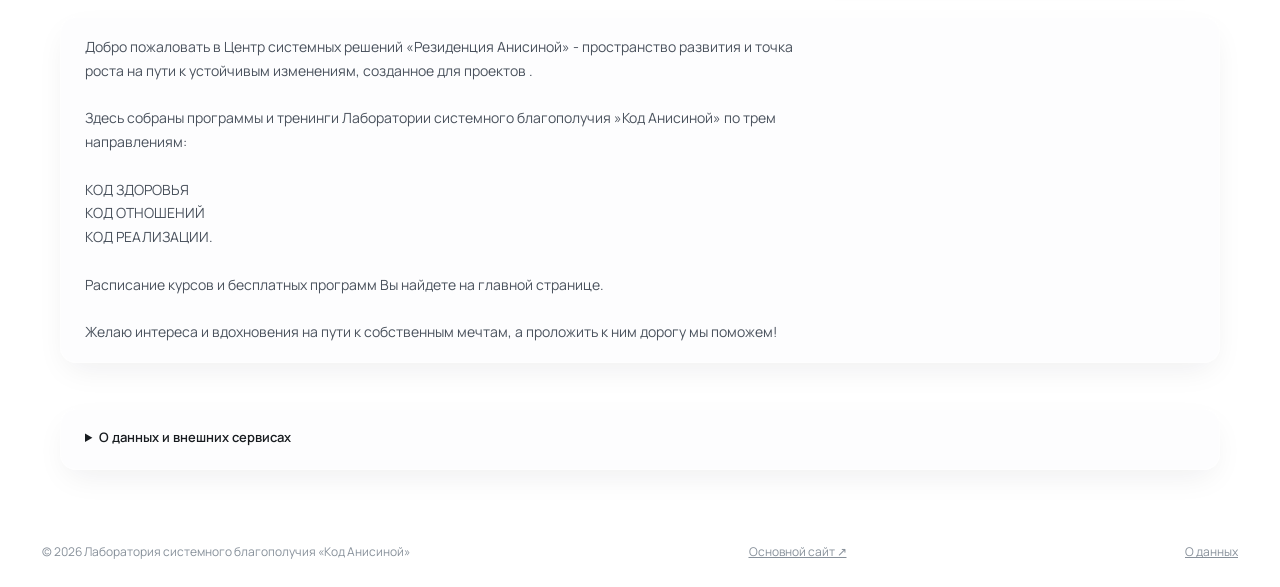
<file: entry/4fe19433ada04f7b8a52da6d6285394c2f6392d52f111f16ab66efcc40599a23/index.html>
<!doctype html>
<html lang="ru">
<head>
  <meta charset="utf-8">
  <meta name="viewport" content="width=device-width,initial-scale=1">
  <meta name="robots" content="noindex,nofollow,noarchive">
  <meta name="referrer" content="no-referrer">
  <meta http-equiv="Content-Security-Policy" content="default-src &#x27;none&#x27;; style-src &#x27;self&#x27;; font-src &#x27;self&#x27;; script-src &#x27;self&#x27;; connect-src &#x27;none&#x27;; img-src &#x27;self&#x27;; frame-src &#x27;none&#x27;; object-src &#x27;none&#x27;; base-uri &#x27;none&#x27;; form-action &#x27;none&#x27;">
  <title>«Резиденция Анисиной» · Лаборатория системного благополучия «Код Анисиной»</title>
  <link rel="stylesheet" href="../../assets/school.a9e100d306ebc684.css">
  <link rel="stylesheet" href="../../assets/portal.45d56a2d1d807d90.css">
  <link rel="stylesheet" href="../../assets/dashboard.d620ce10a8d01266.css">
  
  <script src="../../assets/timezones.9827d9b983e19a0f.js" defer></script>
  <script src="../../assets/portal.967eb2591deb1fb2.js" defer></script>
  <script src="../../assets/progress_store.92e0a8723046585b.js" defer></script>
  <script src="../../assets/lesson_progress.9b92b49c6aec15c7.js" defer></script>
</head>
<body data-theme="lab" class="link-portal portal-home">
  <a class="skip-link" href="#main">К содержанию</a>
  <header class="topbar"><a class="topbar-title" href="./">Лаборатория системного благополучия «Код Анисиной»</a></header>
  <main id="main" class="portal-main">
    <div class="page-topline"><span class="index-tag">УЧЕБНОЕ ПРОСТРАНСТВО / ОБЗОР</span><span class="today">SSC / SYSTEMS SOLUTIONS CENTER</span></div>
    <section class="hero hero--residence glass-card-3d portal-residence" aria-label="Центр системных решений"><div class="hologram-wrap" aria-hidden="true">
<svg class="hero-hologram holo-lab" viewBox="0 0 500 500" fill="none" xmlns="http://www.w3.org/2000/svg">
<defs><linearGradient id="holo-lab" x1="0" y1="0" x2="500" y2="500" gradientUnits="userSpaceOnUse"><stop offset="0%" stop-color="var(--holo-color-1)"/><stop offset="50%" stop-color="var(--holo-color-2)"/><stop offset="100%" stop-color="var(--holo-color-1)"/></linearGradient></defs>
<circle cx="250" cy="250" r="210" stroke="url(#holo-lab)" stroke-width="1" stroke-dasharray="4 6"/><circle cx="250" cy="250" r="165" stroke="url(#holo-lab)" stroke-width=".75"/>
<circle cx="250" cy="195" r="95" stroke="url(#holo-lab)" stroke-width="1.25"/><circle cx="202" cy="278" r="95" stroke="url(#holo-lab)" stroke-width="1.25"/><circle cx="298" cy="278" r="95" stroke="url(#holo-lab)" stroke-width="1.25"/>
<line x1="250" y1="30" x2="250" y2="470" stroke="url(#holo-lab)" stroke-width=".75"/><line x1="30" y1="250" x2="470" y2="250" stroke="url(#holo-lab)" stroke-width=".75"/><circle cx="250" cy="250" r="6" stroke="url(#holo-lab)" stroke-width="1.5"/>
<circle cx="250" cy="100" r="3.5" fill="var(--holo-color-2)"/><circle cx="120" cy="325" r="3.5" fill="var(--holo-color-2)"/><circle cx="380" cy="325" r="3.5" fill="var(--holo-color-2)"/></svg>
<svg class="hero-hologram holo-health" viewBox="0 0 500 500" fill="none" xmlns="http://www.w3.org/2000/svg"><defs><linearGradient id="holo-health" x1="100" y1="40" x2="400" y2="460" gradientUnits="userSpaceOnUse"><stop offset="0%" stop-color="var(--holo-color-1)"/><stop offset="50%" stop-color="var(--holo-color-2)"/><stop offset="100%" stop-color="var(--holo-color-1)"/></linearGradient></defs><circle cx="250" cy="250" r="205" stroke="url(#holo-health)" stroke-width=".75" stroke-dasharray="3 5"/><path d="M180 60 C320 130 320 190 180 250 C40 310 40 370 180 440" stroke="url(#holo-health)" stroke-width="1.5" transform="translate(70,0)"/><path d="M320 60 C180 130 180 190 320 250 C460 310 460 370 320 440" stroke="url(#holo-health)" stroke-width="1.5"/><g stroke="url(#holo-health)"><path d="M215 95H285 M250 135H250 M195 175H305 M215 215H285 M215 285H285 M195 325H305 M215 405H285"/></g><g fill="var(--holo-color-2)"><circle cx="215" cy="95" r="3"/><circle cx="285" cy="95" r="3"/><circle cx="195" cy="175" r="3"/><circle cx="305" cy="175" r="3"/><circle cx="195" cy="325" r="3"/><circle cx="305" cy="325" r="3"/></g></svg>
<svg class="hero-hologram holo-family" viewBox="0 0 500 500" fill="none" xmlns="http://www.w3.org/2000/svg"><defs><linearGradient id="holo-family" x1="20" y1="20" x2="480" y2="480"><stop stop-color="var(--holo-color-1)"/><stop offset=".5" stop-color="var(--holo-color-2)"/><stop offset="1" stop-color="var(--holo-color-1)"/></linearGradient></defs><g stroke="url(#holo-family)"><circle cx="250" cy="250" r="205" stroke-dasharray="3 6"/><ellipse cx="250" cy="250" rx="175" ry="105" transform="rotate(-35 250 250)"/><ellipse cx="250" cy="250" rx="175" ry="105" transform="rotate(35 250 250)"/><path d="M250 385V280 M140 115V175H360V115 M250 175V280 M140 115H105V70 M140 115H175V70 M360 115H325V70 M360 115H395V70 M250 280H160V355 M250 280H340V355" stroke-width="1.5"/></g><g fill="var(--holo-color-2)"><circle cx="105" cy="70" r="6"/><circle cx="175" cy="70" r="6"/><circle cx="325" cy="70" r="6"/><circle cx="395" cy="70" r="6"/><circle cx="140" cy="115" r="7"/><circle cx="360" cy="115" r="7"/><circle cx="250" cy="280" r="10"/><circle cx="160" cy="355" r="7"/><circle cx="340" cy="355" r="7"/></g></svg>
<svg class="hero-hologram holo-realization" viewBox="0 0 500 500" fill="none" xmlns="http://www.w3.org/2000/svg"><defs><linearGradient id="holo-realization" x1="0" y1="0" x2="500" y2="500" gradientUnits="userSpaceOnUse"><stop stop-color="var(--holo-color-1)"/><stop offset=".5" stop-color="var(--holo-color-2)"/><stop offset="1" stop-color="var(--holo-color-1)"/></linearGradient></defs><g stroke="url(#holo-realization)"><circle cx="250" cy="250" r="205" stroke-dasharray="4 6"/><circle cx="250" cy="250" r="140"/><circle cx="250" cy="250" r="75"/><path d="M65 375L165 295L250 325L335 205L435 100 M250 45V455 M45 250H455 M105 105L395 395 M105 395L395 105"/><path d="M400 100H435V135" stroke-width="2"/></g><g fill="var(--holo-color-2)"><circle cx="165" cy="295" r="7"/><circle cx="250" cy="325" r="7"/><circle cx="335" cy="205" r="7"/><circle cx="435" cy="100" r="7"/></g></svg>
</div>
<div class="hero-copy"><h1 class="residence-title"><span class="residence-kicker">Центр системных решений</span><span class="residence-name">«Резиденция Анисиной»</span></h1><p class="residence-subtitle">Пространство развития и устойчивых изменений</p><a class="btn-3d-mineral" href="#courses">Продолжить обучение <span>↗</span></a><span class="hero-caption">ЗДОРОВЬЕ · ОТНОШЕНИЯ · РЕАЛИЗАЦИЯ</span></div><div class="holo-caption"><span>СИСТЕМА В РАВНОВЕСИИ</span><span>01 — 03 / LABORATORY</span></div></section>
    <div class="theme-strip"><span class="index-tag">ВАШЕ ПРОСТРАНСТВО</span><div class="theme-options" role="group" aria-label="Цветовая схема"><button type="button" class="theme-choice theme-lab selected" data-choose-theme="lab" aria-pressed="true"><i></i>Лаборатория</button><button type="button" class="theme-choice theme-health" data-choose-theme="health" aria-pressed="false"><i></i>Код здоровья</button><button type="button" class="theme-choice theme-family" data-choose-theme="family" aria-pressed="false"><i></i>Код отношений</button><button type="button" class="theme-choice theme-realization" data-choose-theme="realization" aria-pressed="false"><i></i>Код реализации</button></div></div><div class="section-heading" id="courses"><div><span class="index-tag">01 / ВАШ УЧЕБНЫЙ МАРШРУТ</span><h2>Мои курсы</h2></div><a class="quiet-link" href="../../materials/">Все открытые курсы ↗</a></div><p class="portal-catalog-caption">Откройте доступную программу. Для закрытых курсов нужна отдельная ссылка организатора. Сохраните полученную ссылку на вход в закладках.</p><div class="course-grid"><article class="course-card glass-card-3d" data-theme="realization"><a class="course-art art-realization" href="../../courses/realization/4fe19433ada04f7b8a52da6d6285394c2f6392d52f111f16ab66efcc40599a23/" aria-label="Доступ открыт: ЮРИДИЧЕСКАЯ И ТЕХНИЧЕСКАЯ ГРАМОТНОСТЬ ЭКСПЕРТА"><img class="course-cover" src="../../assets/covers/legal-tech-expert-2026-7822603dec0f46d581d338a4cfab27bc.png" alt="" loading="lazy"><span class="art-grid"></span><span class="art-orbit orbit-one"></span><span class="art-orbit orbit-two"></span><span class="art-orbit orbit-three"></span><span class="index-tag art-index">Код реализации</span><span class="art-symbol">↗</span><span class="art-bottom">СИСТЕМНЫЙ ПОДХОД <span>LAB / 01</span></span></a><div class="course-card-body"><div class="card-meta"><span>ЮРИДИЧЕСКАЯ И ТЕХНИЧЕСКАЯ ГРАМОТНОСТЬ ЭКСПЕРТА_поток 1 </span><span class="status-dot">Доступ открыт</span></div><h3><a href="../../courses/realization/4fe19433ada04f7b8a52da6d6285394c2f6392d52f111f16ab66efcc40599a23/">ЮРИДИЧЕСКАЯ И ТЕХНИЧЕСКАЯ ГРАМОТНОСТЬ ЭКСПЕРТА</a></h3><p>Курс-практикум · 23 ноября 2026 — 17 января 2027. 
5 учебных недель и 3 каникулярные недели на спокойную доработку. 
Дополнительная встреча выпускников — 16 февраля 2027 года.</p><div class="portal-card-rule" aria-hidden="true"></div><a class="course-open" href="../../courses/realization/4fe19433ada04f7b8a52da6d6285394c2f6392d52f111f16ab66efcc40599a23/">Перейти к обучению<span>↗</span></a></div></article><article data-catalogue-placeholder class="course-card glass-card-3d is-locked" data-theme="health"><div class="course-art art-health" aria-label="Закрыто: Код здоровья"><span class="art-grid"></span><span class="art-orbit orbit-one"></span><span class="art-orbit orbit-two"></span><span class="art-orbit orbit-three"></span><span class="index-tag art-index">Код здоровья</span><span class="art-symbol">↟</span><span class="art-bottom">СИСТЕМНЫЙ ПОДХОД <span>LAB / 01</span></span></div><div class="course-card-body"><div class="card-meta"><span>Программы готовятся</span><span class="status-dot">Закрыто</span></div><h3>Код здоровья</h3><p>Энергия, ресурс и внимательное отношение к себе.</p><div class="portal-card-rule" aria-hidden="true"></div><span class="course-open course-locked">Доступ по ссылке организатора <span aria-hidden="true">⌑</span></span></div></article><article data-catalogue-placeholder class="course-card glass-card-3d is-locked" data-theme="family"><div class="course-art art-family" aria-label="Закрыто: Код отношений"><span class="art-grid"></span><span class="art-orbit orbit-one"></span><span class="art-orbit orbit-two"></span><span class="art-orbit orbit-three"></span><span class="index-tag art-index">Код отношений</span><span class="art-symbol">∞</span><span class="art-bottom">СИСТЕМНЫЙ ПОДХОД <span>LAB / 02</span></span></div><div class="course-card-body"><div class="card-meta"><span>Программы готовятся</span><span class="status-dot">Закрыто</span></div><h3>Код отношений</h3><p>Близость и диалог с сохранением собственной опоры.</p><div class="portal-card-rule" aria-hidden="true"></div><span class="course-open course-locked">Доступ по ссылке организатора <span aria-hidden="true">⌑</span></span></div></article></div><div class="lower-grid"><section><div class="section-heading"><div><span class="index-tag">02 / СИСТЕМНЫЙ ВЗГЛЯД</span><h2>Материалы Лаборатории</h2></div></div><a class="glass-card-3d portal-lab-link" href="../../directions/lab/"><span class="portal-lab-symbol">◎</span><span><small>ЛАБОРАТОРИЯ</small><h3>С чего начинается системный подход</h3><p>Вводные материалы, практики и пространство для целостного взгляда на свою жизнь.</p></span><span>↗</span></a></section><aside class="note-card glass-card-3d"><span class="index-tag">ПРИНЦИП ЛАБОРАТОРИИ</span><span class="note-symbol">✳</span><h3>Небольшой шаг.<br>Устойчивое изменение.</h3><p>Не обязательно проходить всё сразу. Выберите один урок и дайте новым знаниям место в своей жизни.</p><a class="quiet-link" href="../../materials/">Перейти к практике ↗</a></aside></div>
    <section class="glass-card-3d portal-data visitor-welcome"><p>Добро пожаловать в  Центр системных решений «Резиденция Анисиной» - пространство развития и точка роста на пути к устойчивым изменениям, созданное для проектов .

Здесь собраны программы и тренинги Лаборатории системного благополучия »Код Анисиной» по трем направлениям:

КОД ЗДОРОВЬЯ
КОД ОТНОШЕНИЙ
КОД РЕАЛИЗАЦИИ.

Расписание курсов и бесплатных программ Вы найдете на главной странице.

Желаю интереса и вдохновения на пути к собственным мечтам, а проложить к ним дорогу мы поможем!</p></section>
    <details id="data" class="glass-card-3d portal-data">
      <summary>О данных и внешних сервисах</summary><p>Видеозаписи и учебные материалы могут размещаться на внешних сервисах и открываются по соответствующим ссылкам.
Перед использованием внешних сервисов рекомендуем ознакомиться с их условиями и политиками обработки персональных данных.</p>
      <p>Ссылки на видео, материалы и встречи открывают внешние сервисы. Они обрабатывают данные по своим условиям.</p>
    </details>
  </main>
  <footer class="footer"><span>© 2026 Лаборатория системного благополучия «Код Анисиной»</span><a href="https://anisinalab.ru/" rel="noopener noreferrer">Основной сайт ↗</a><a href="#data">О данных</a></footer>
</body>
</html>
</file>
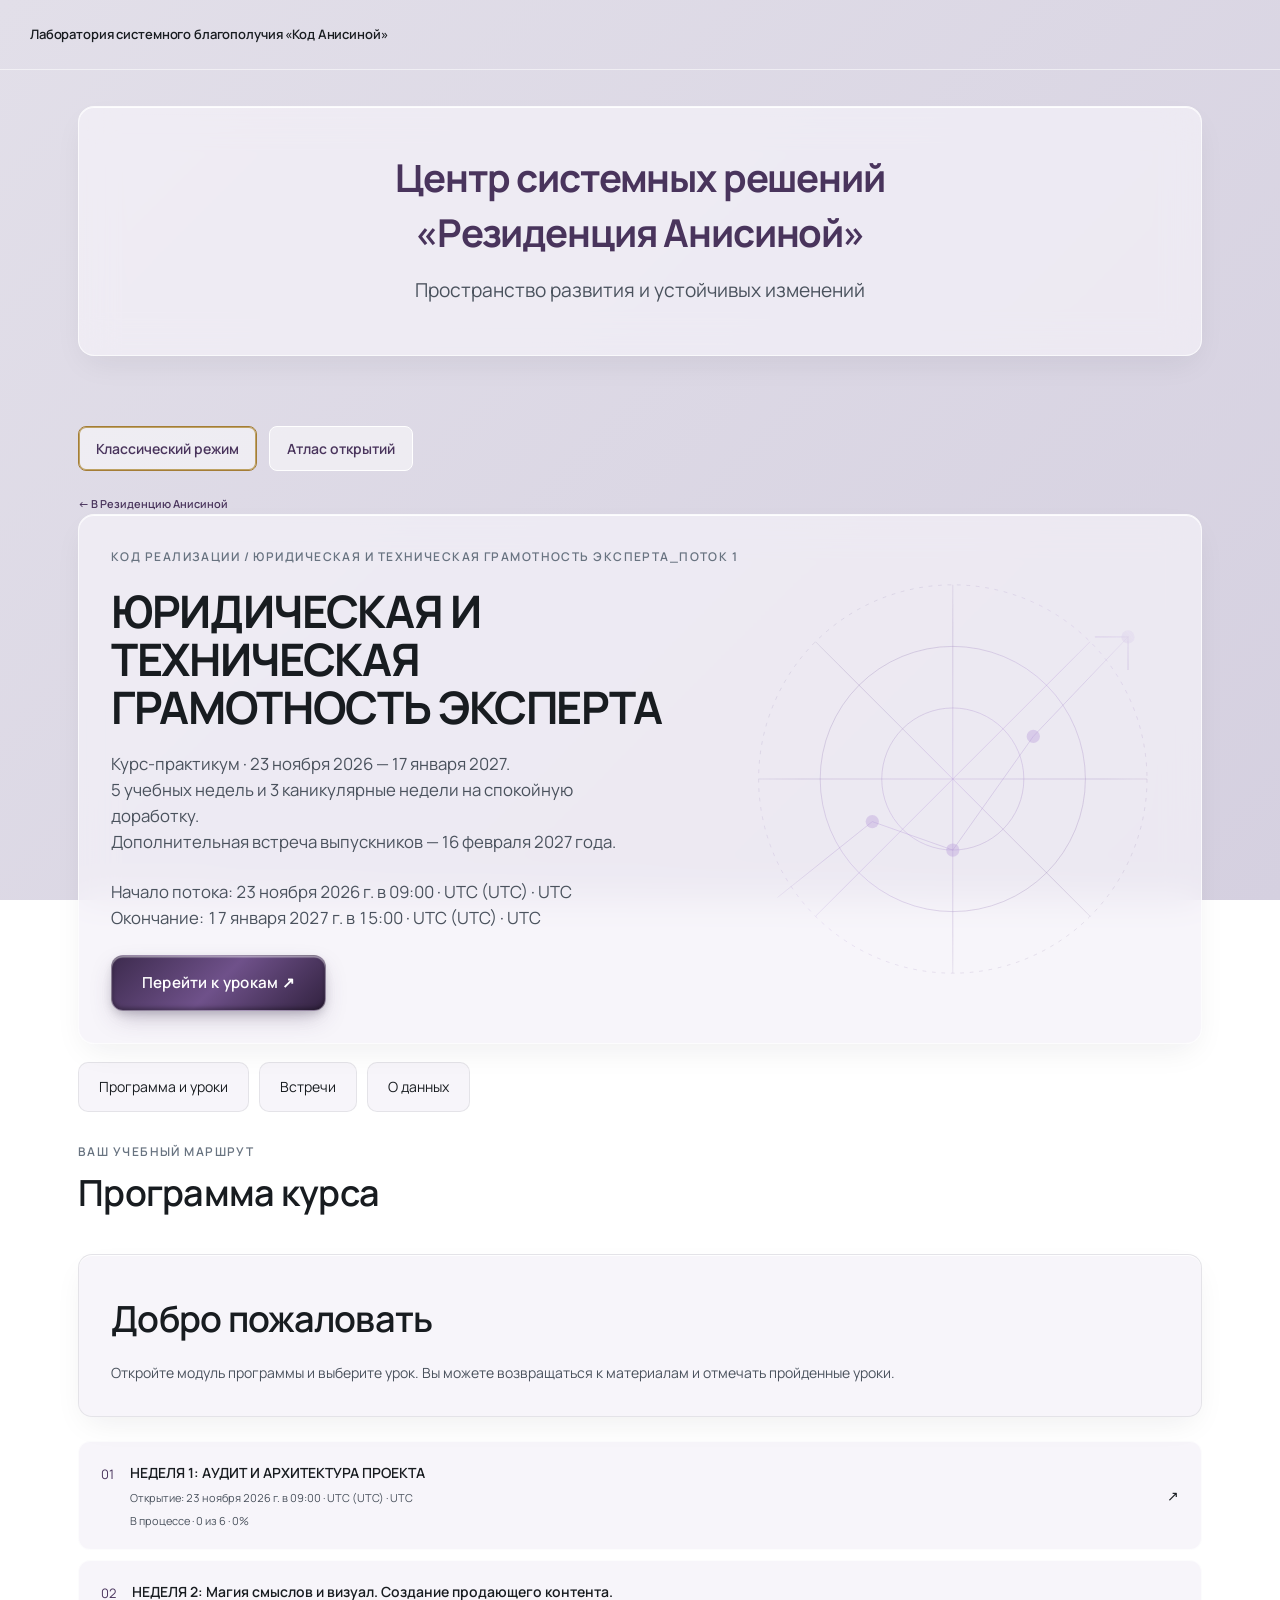
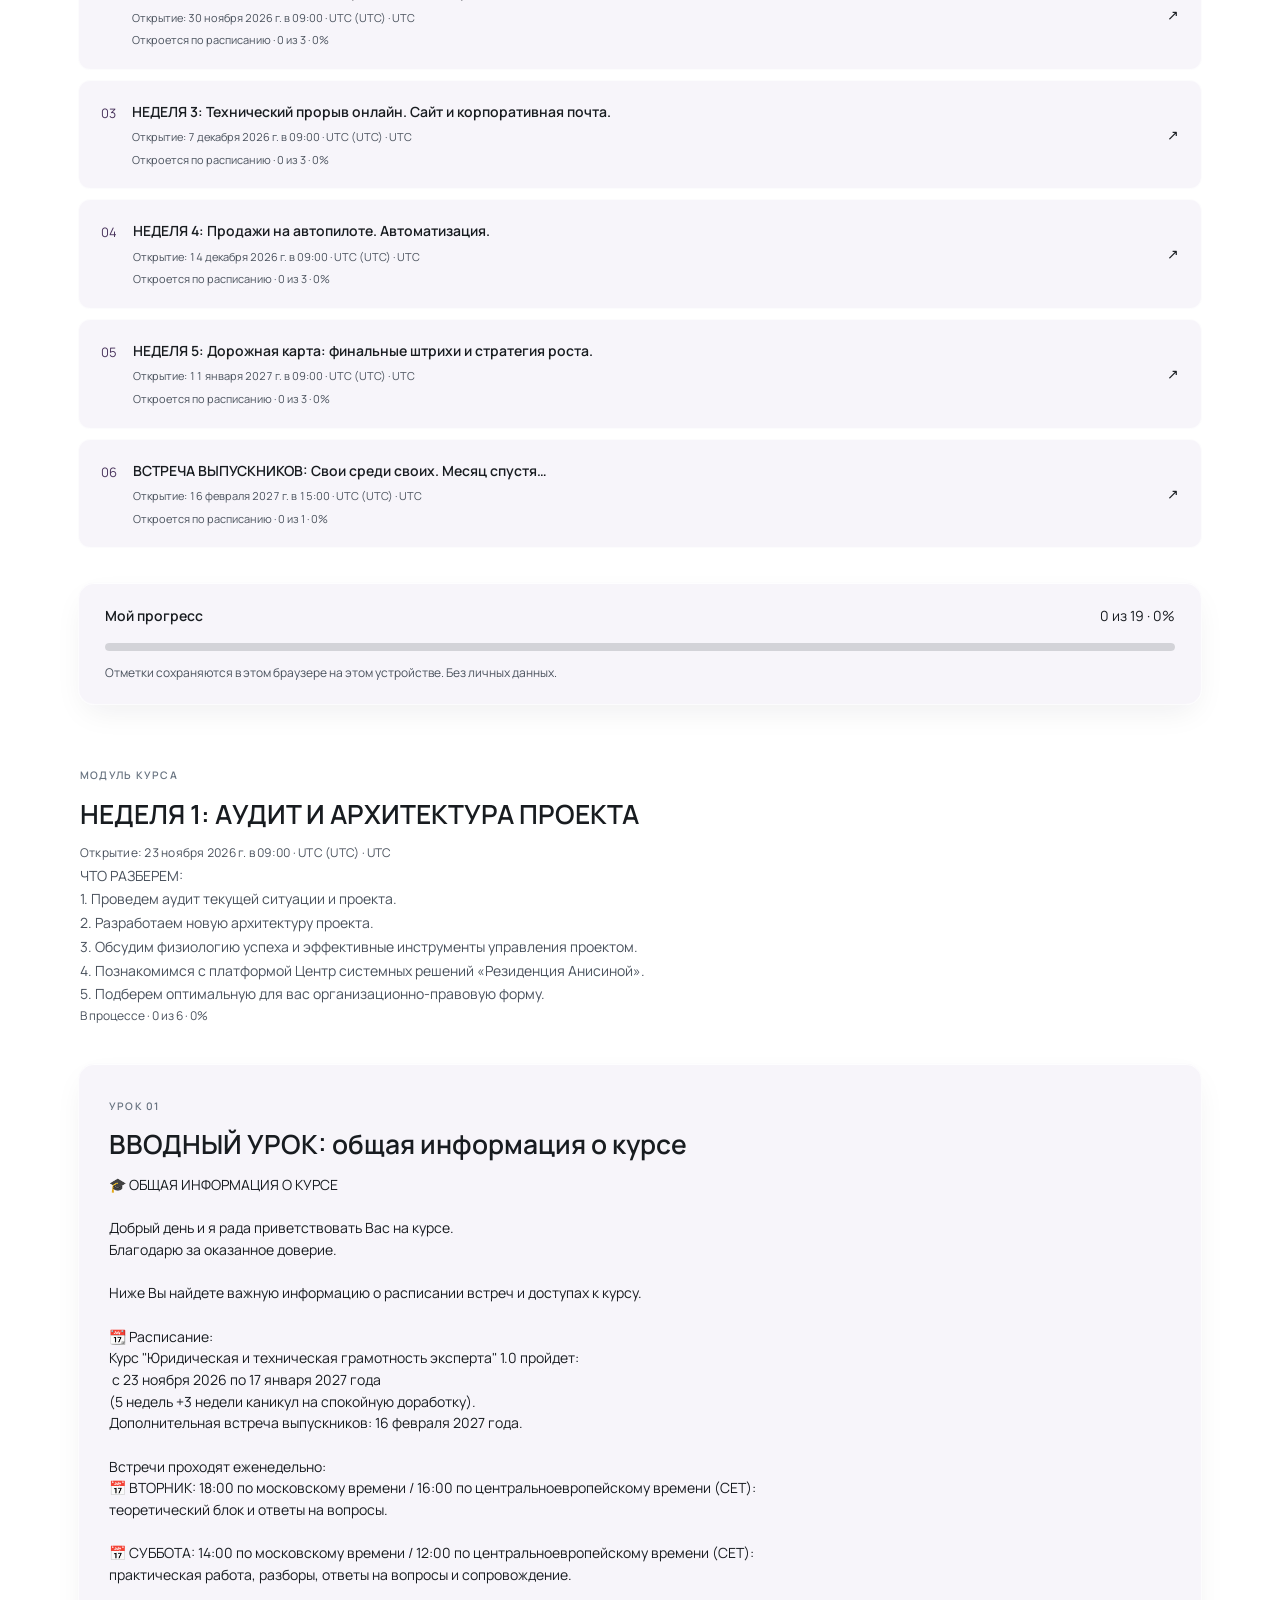
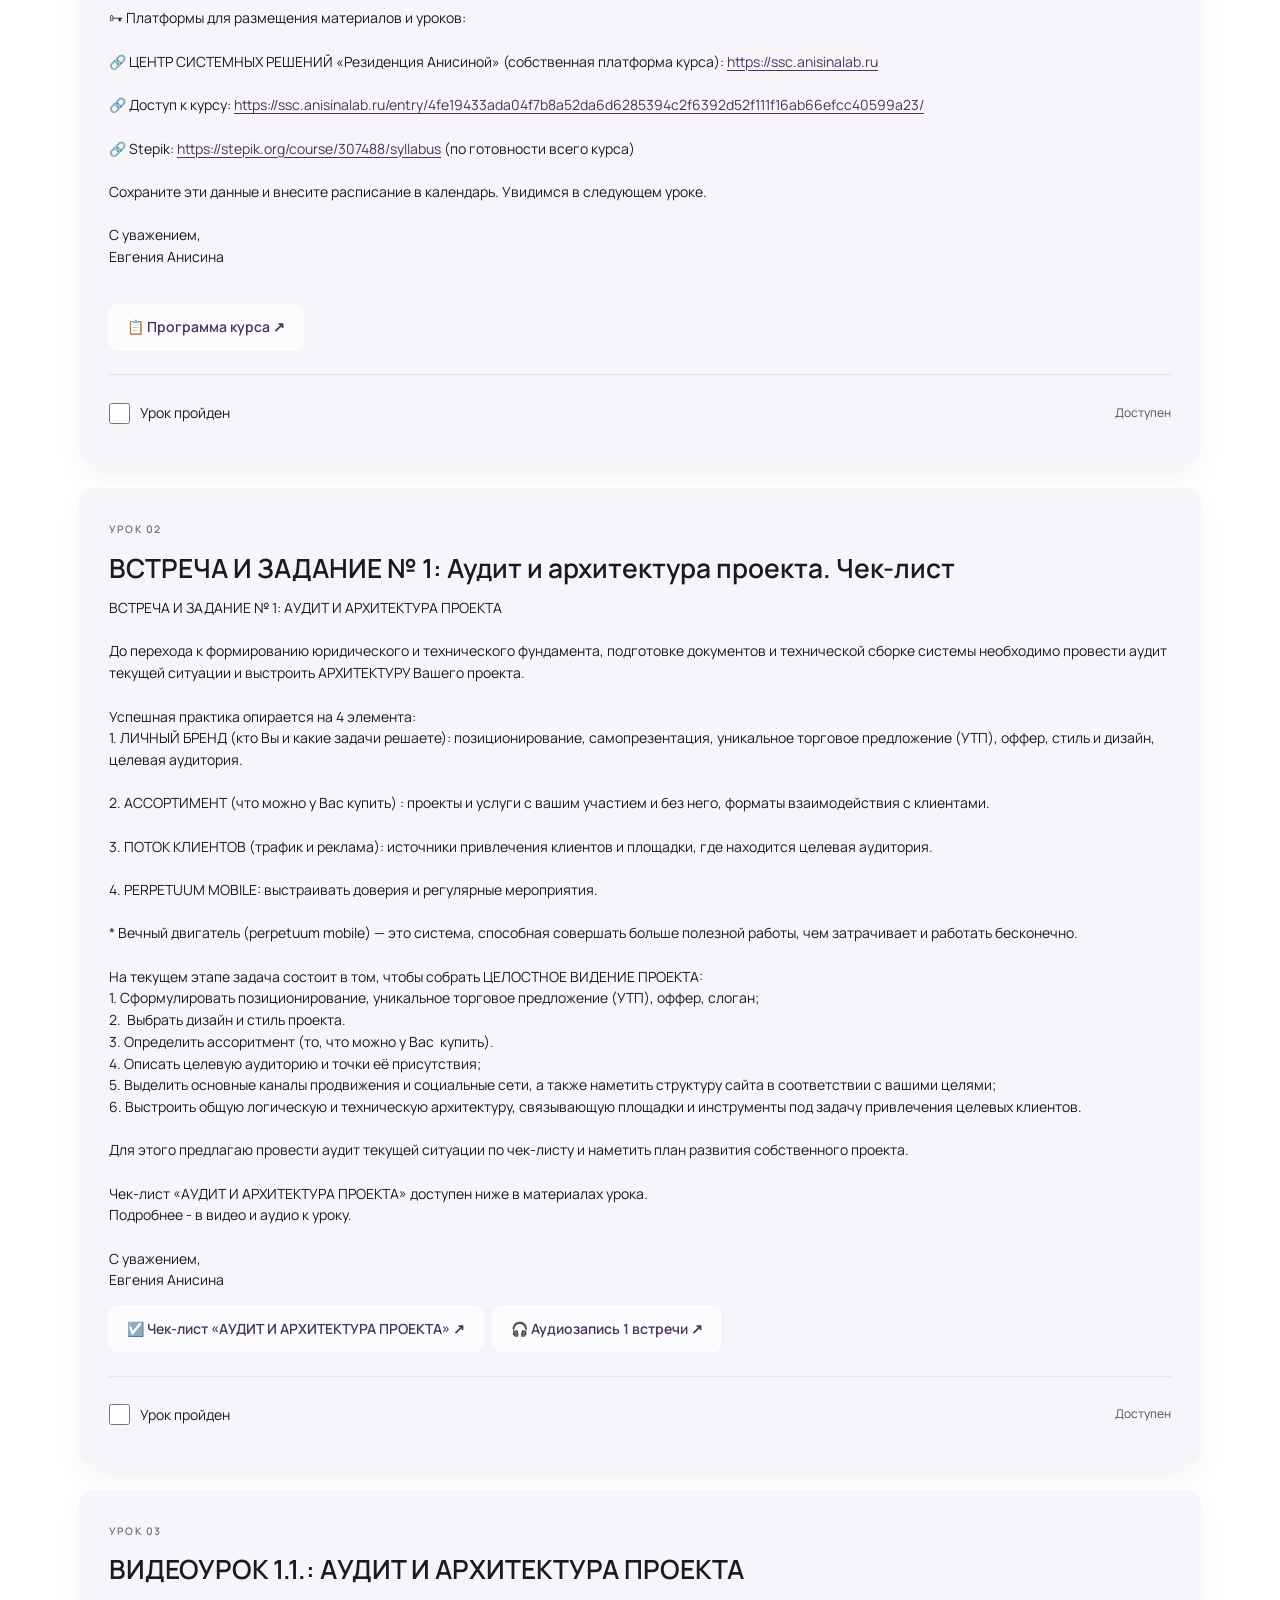
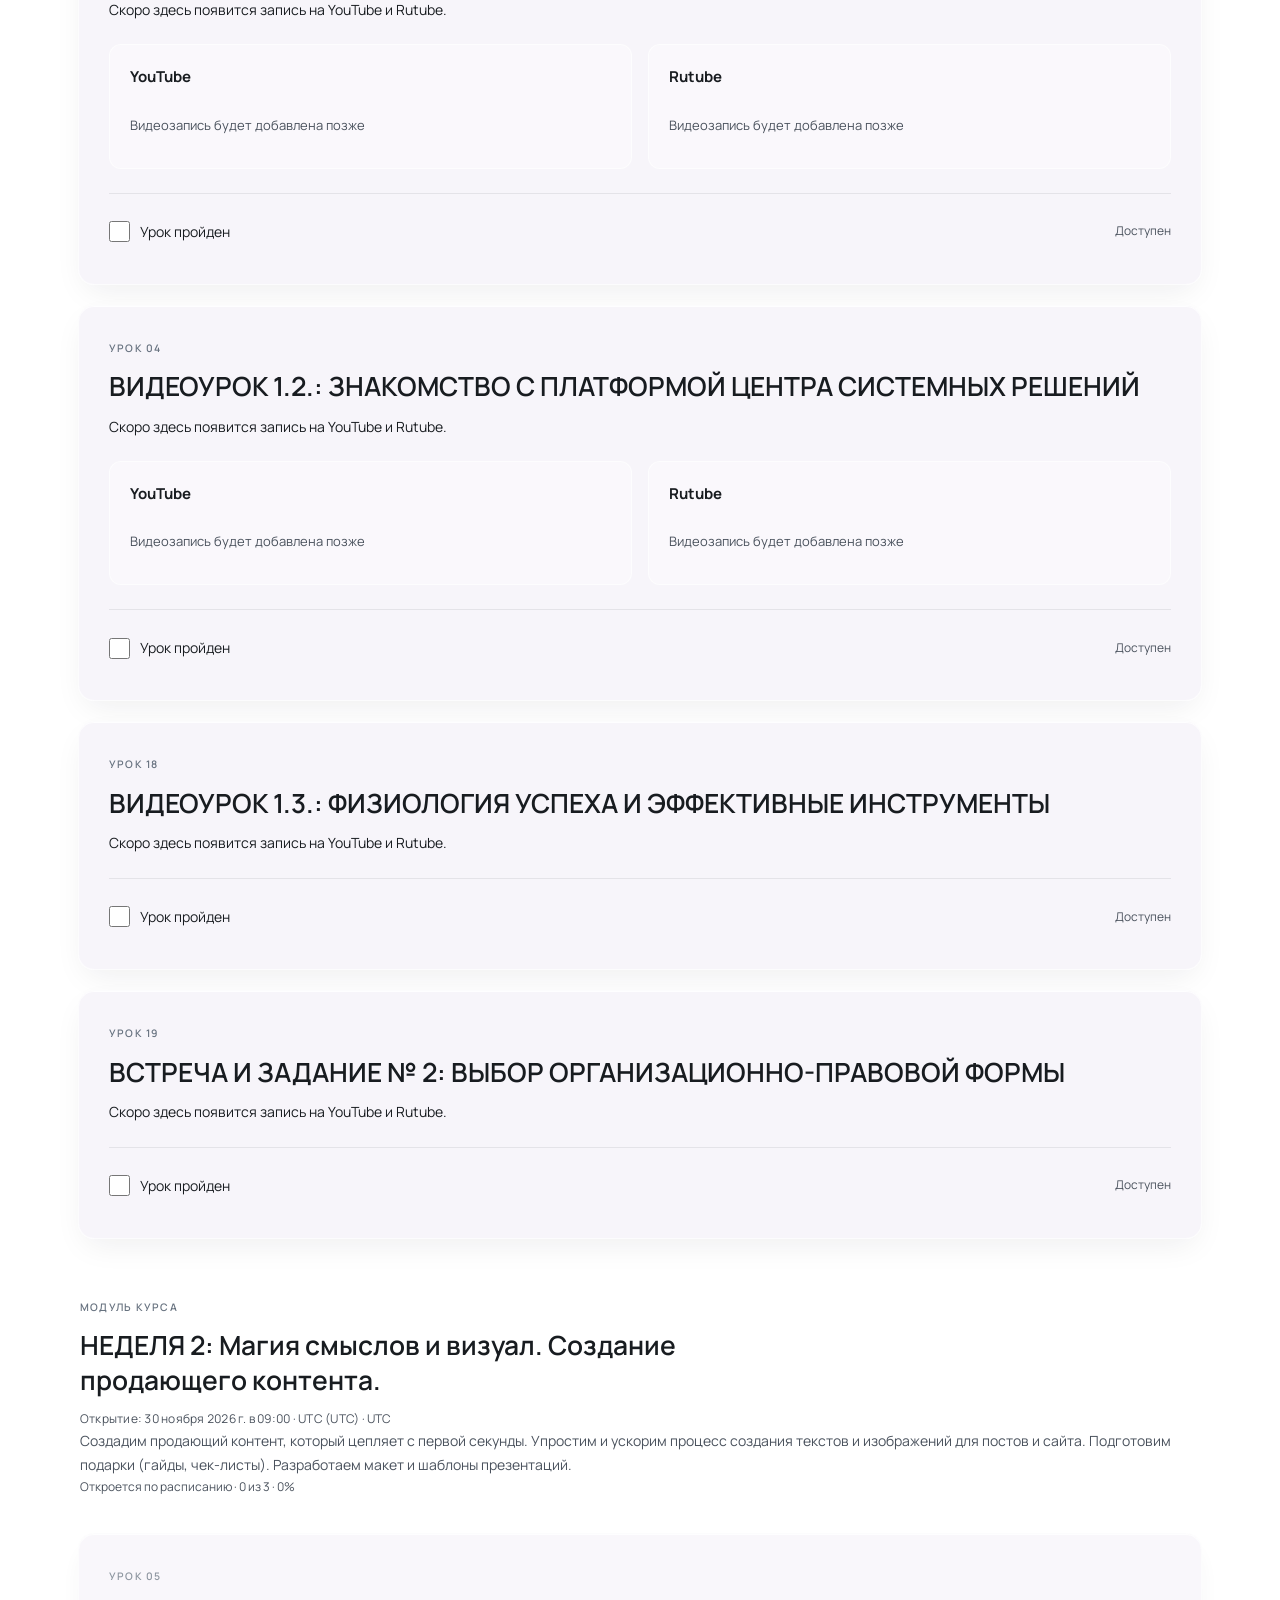
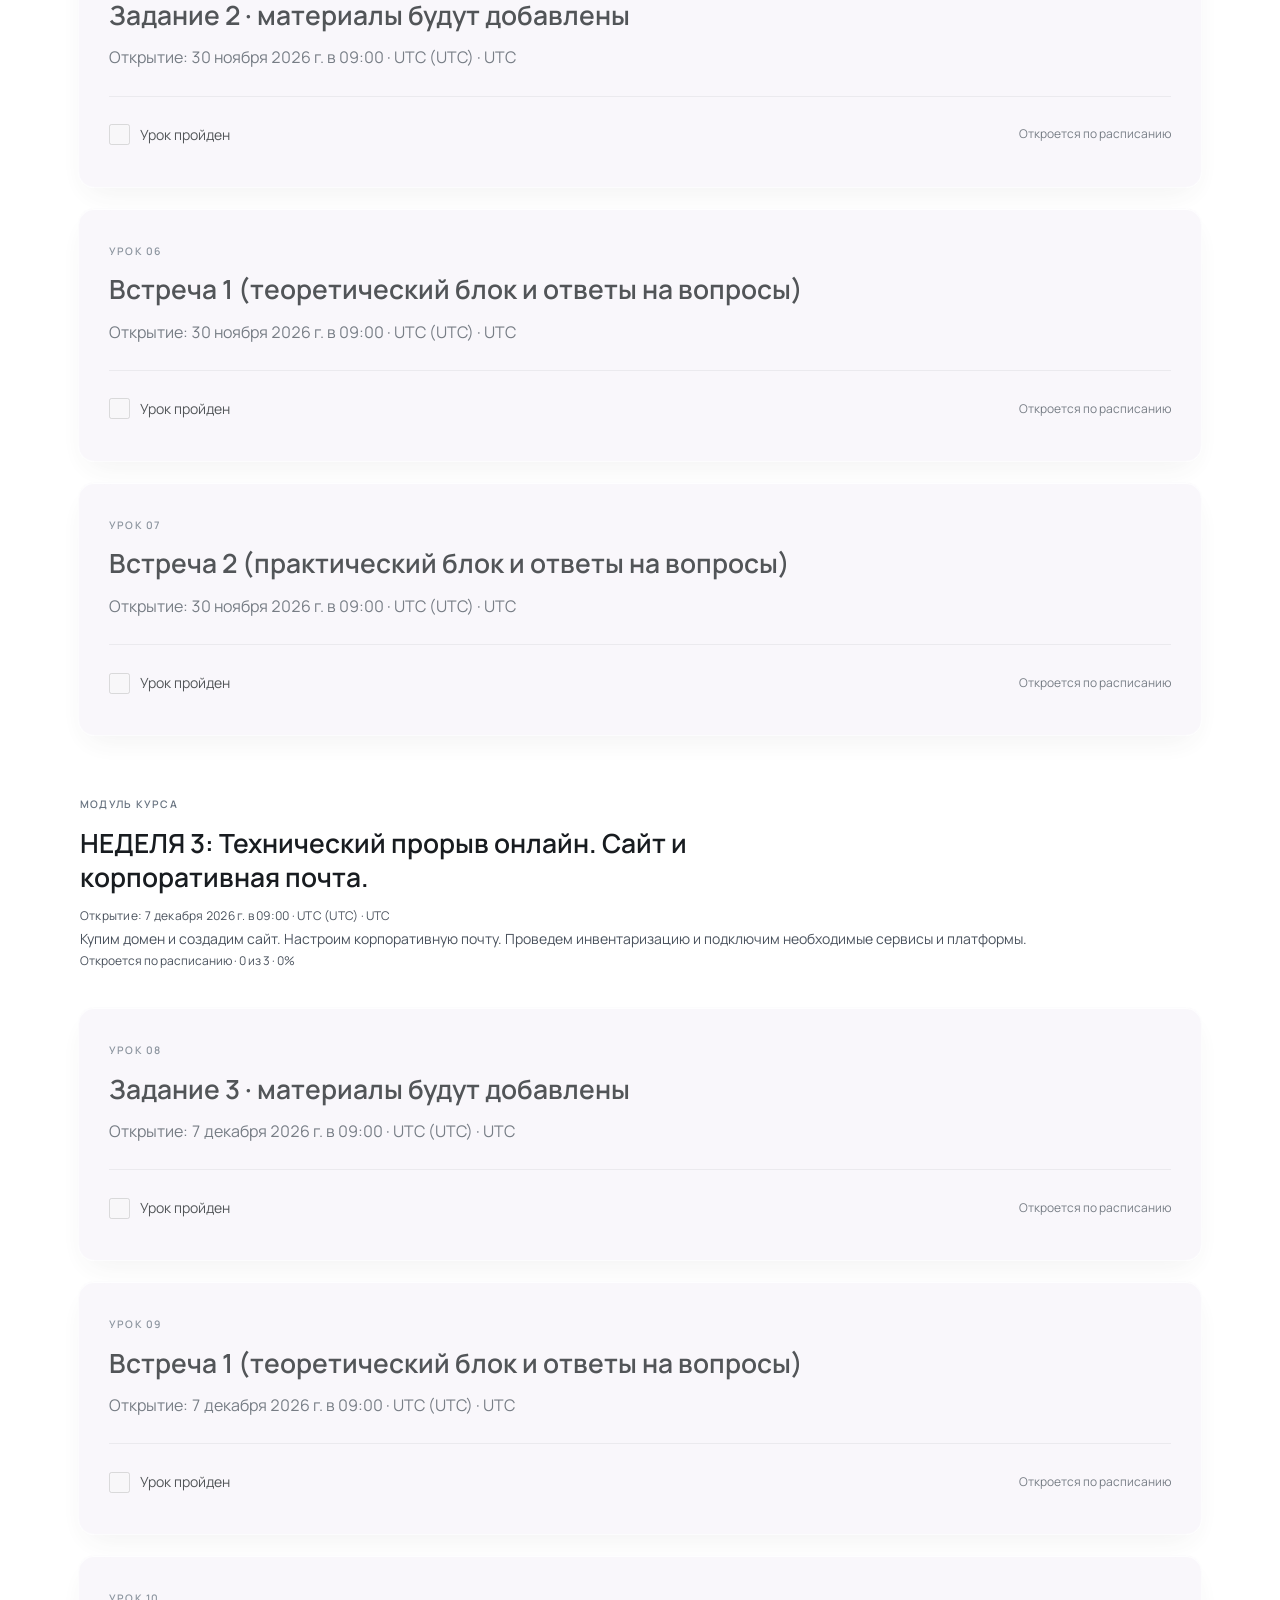
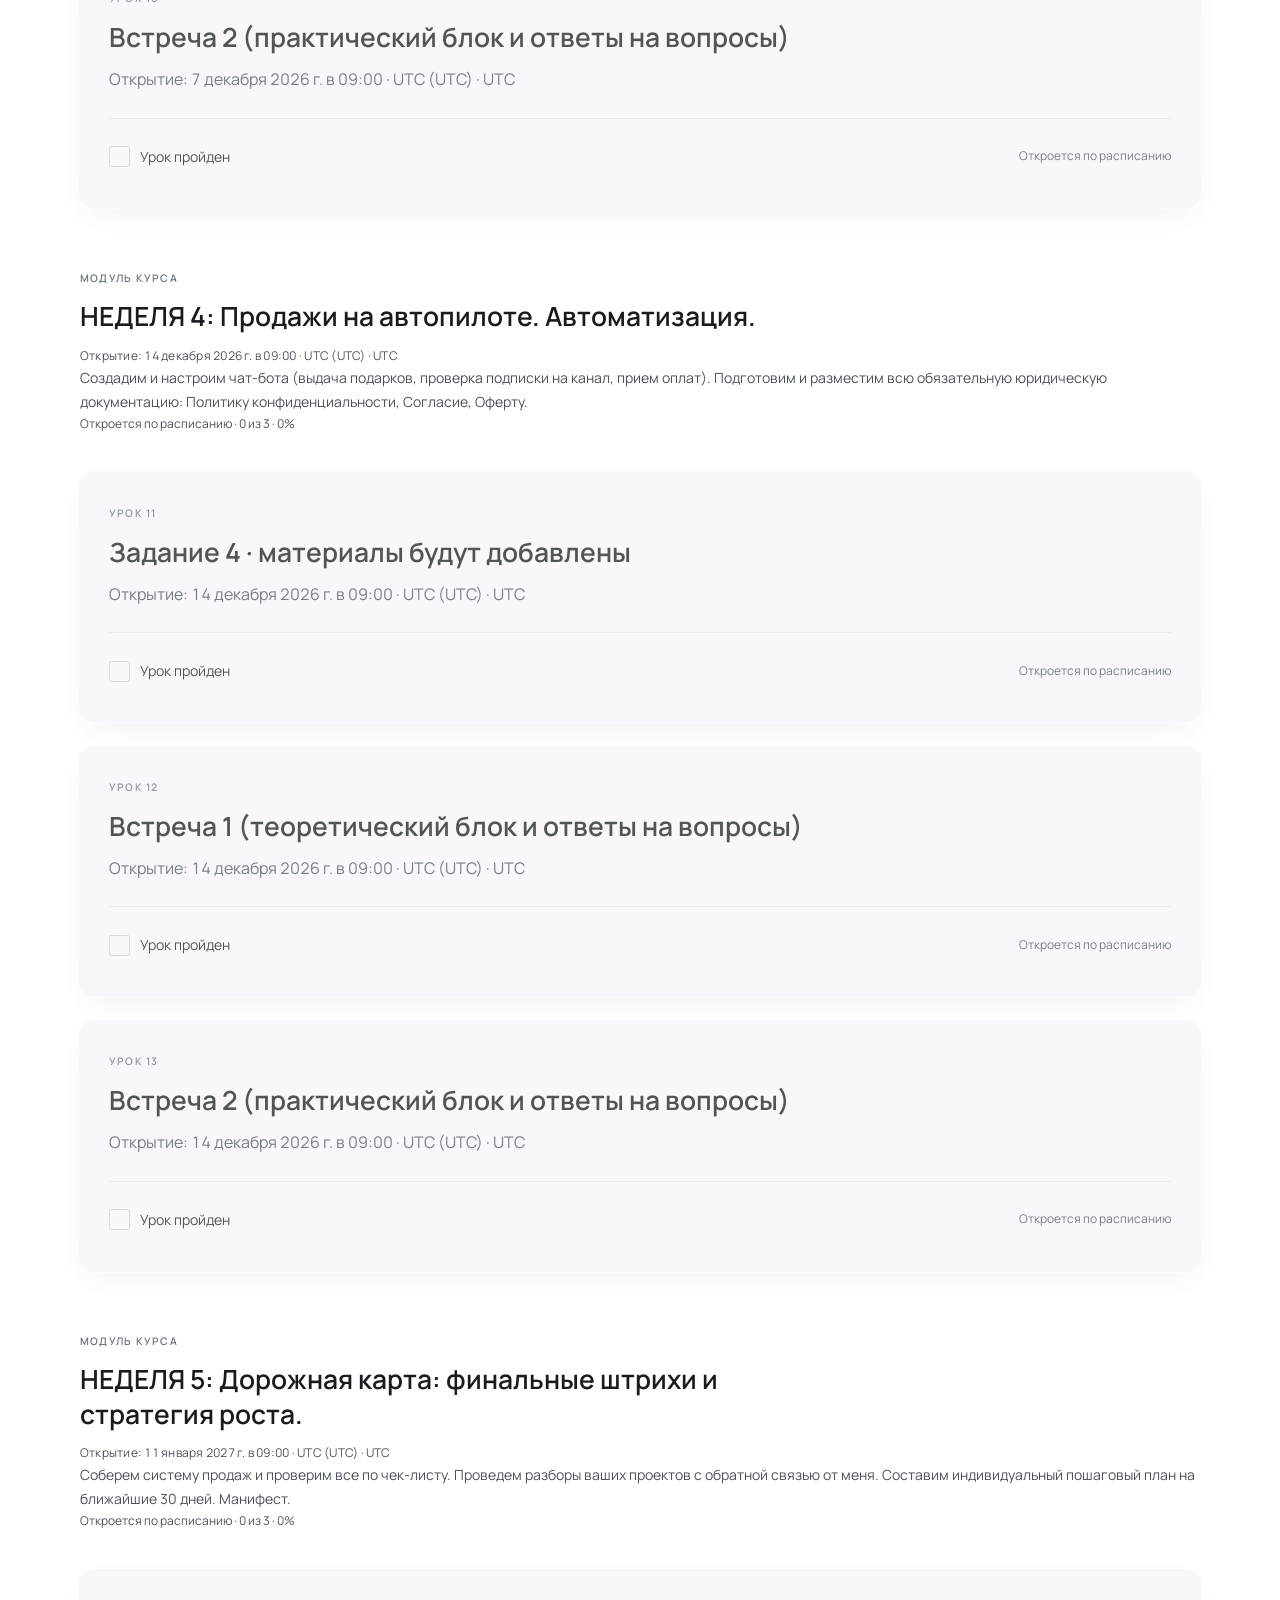
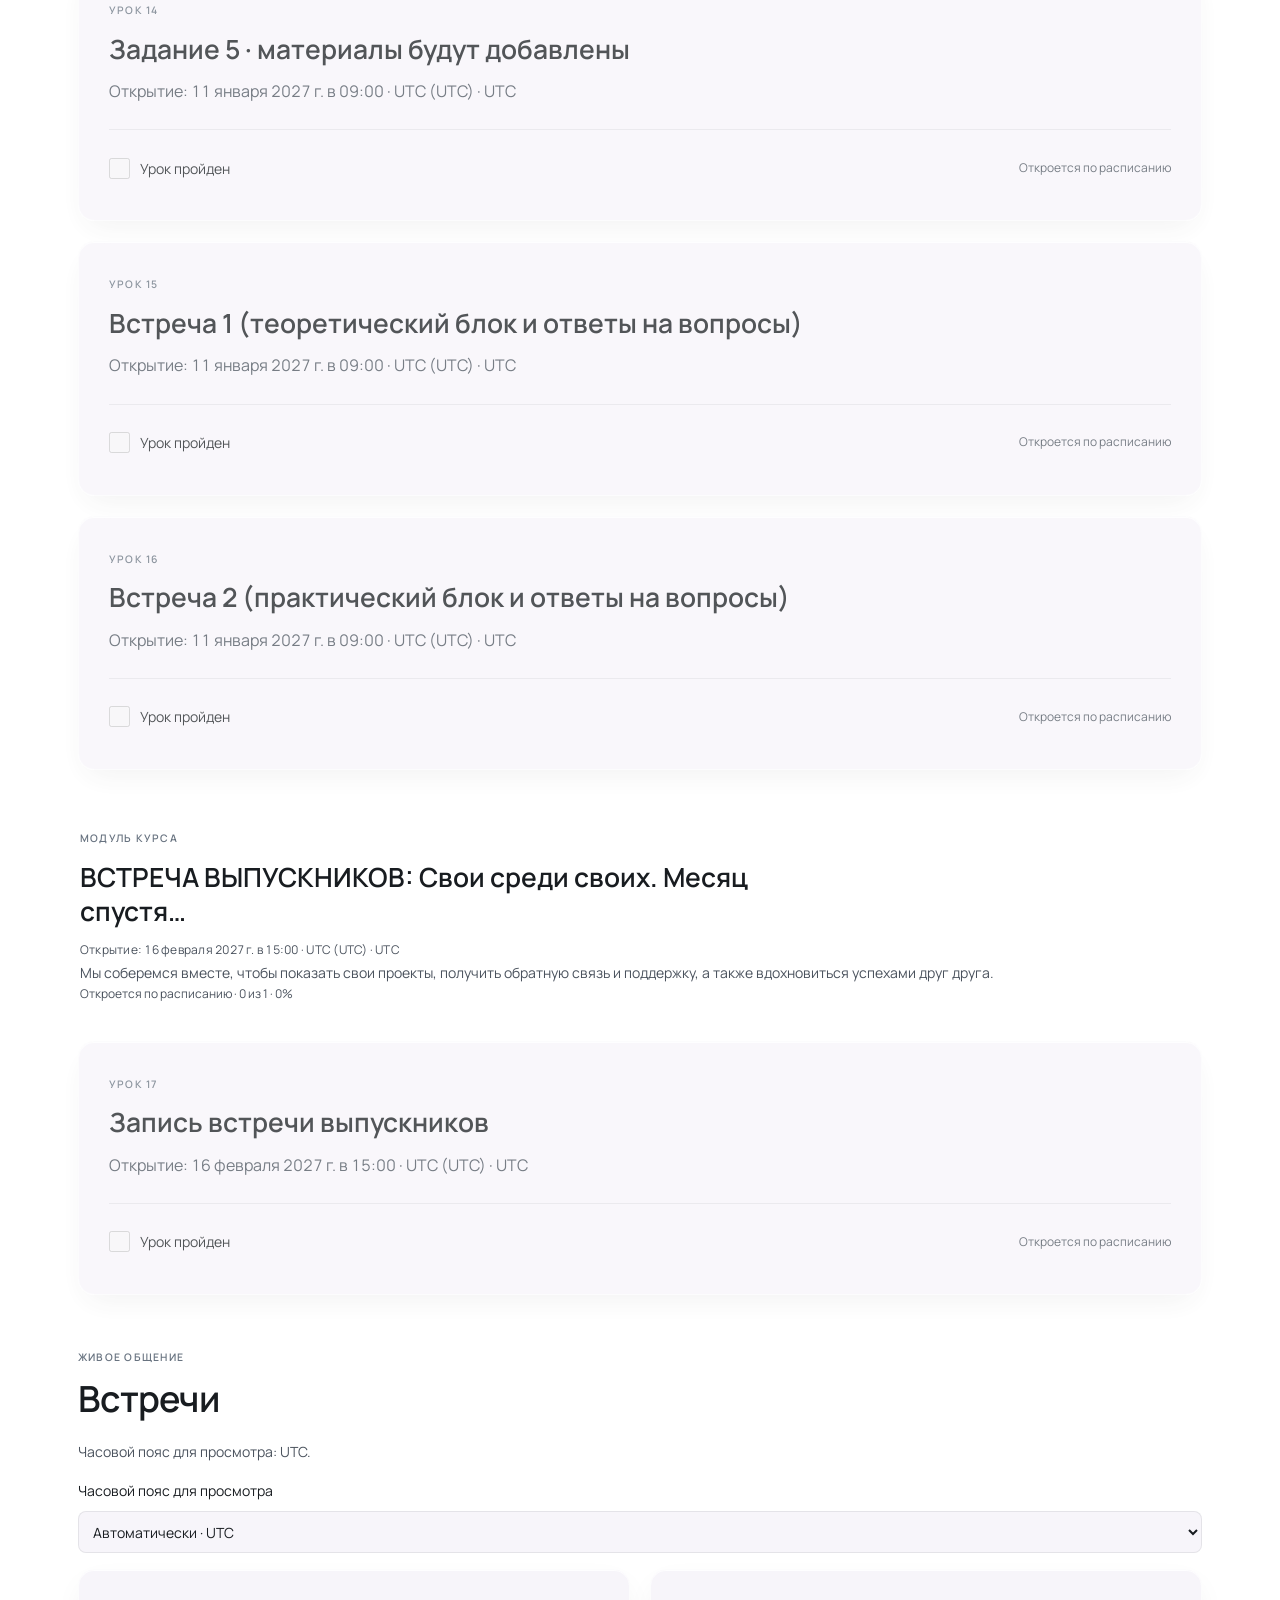
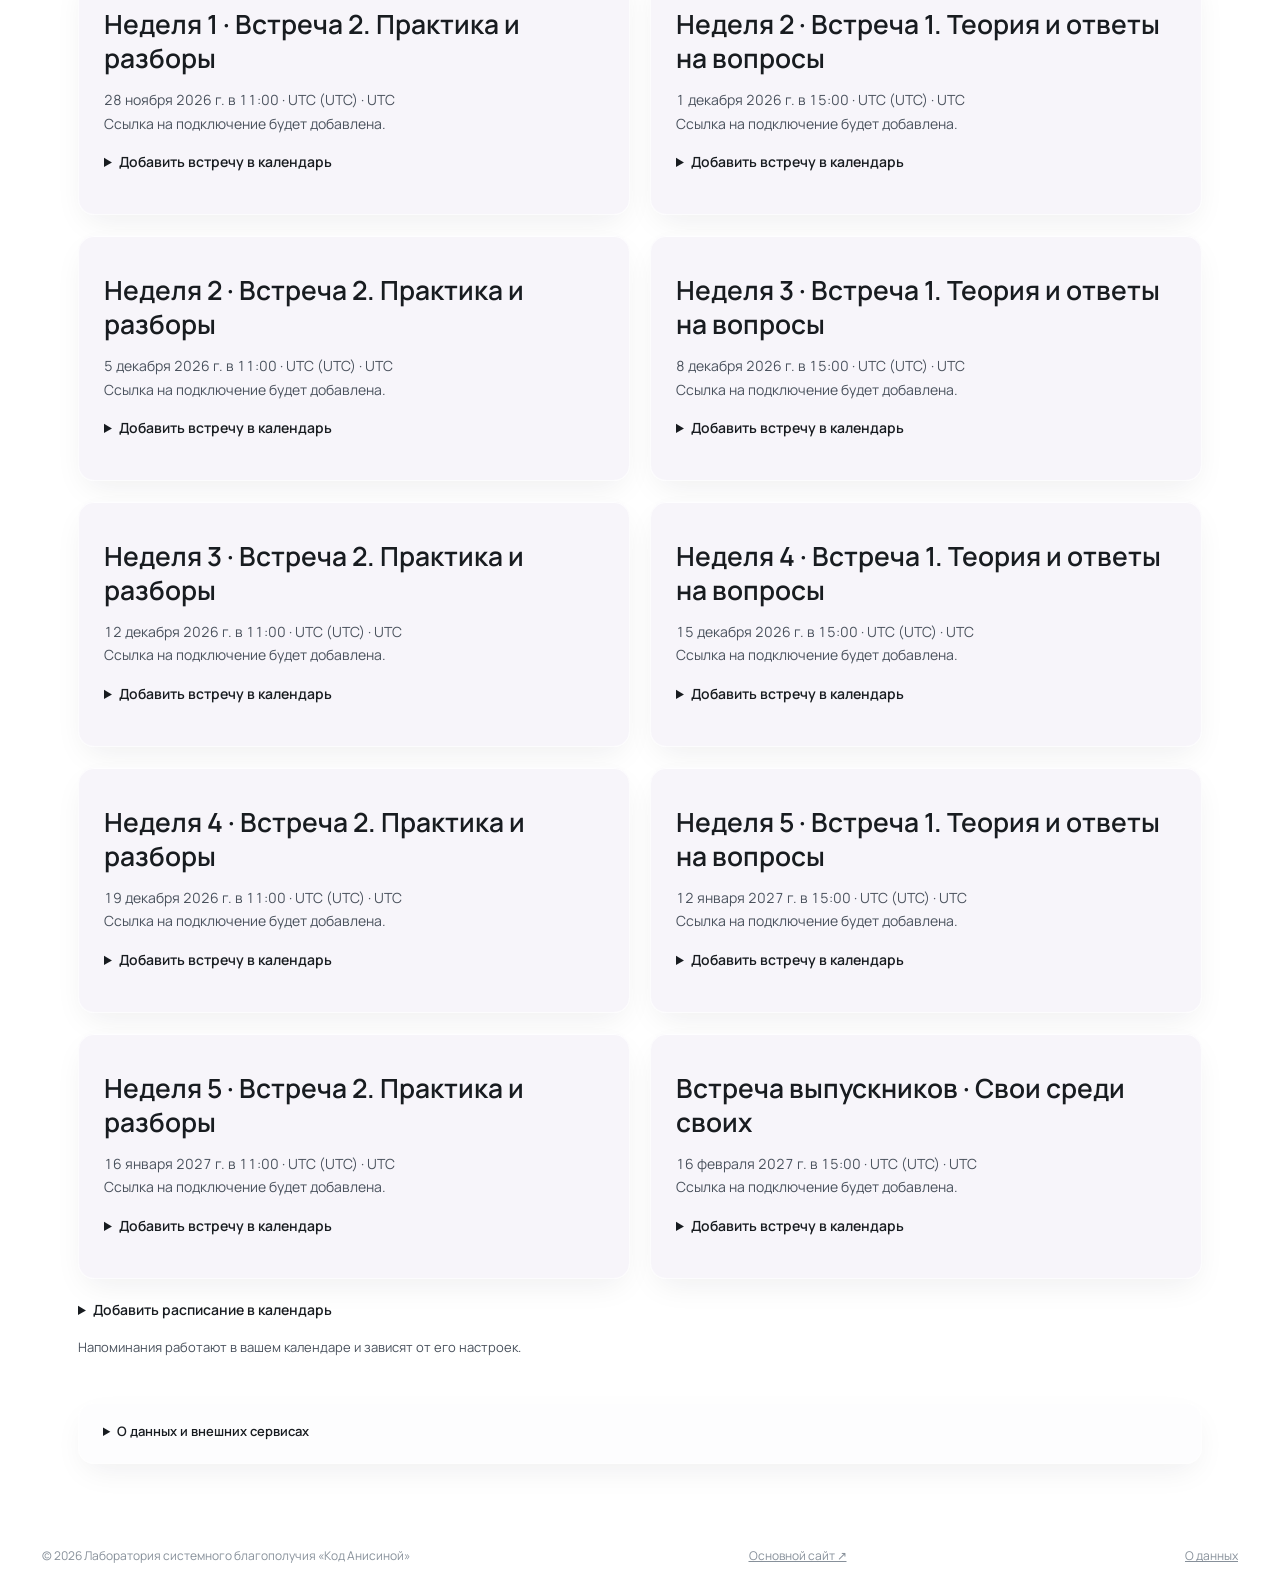
<file: courses/realization/4fe19433ada04f7b8a52da6d6285394c2f6392d52f111f16ab66efcc40599a23/index.html>
<!doctype html>
<html lang="ru">
<head>
  <meta charset="utf-8">
  <meta name="viewport" content="width=device-width,initial-scale=1">
  <meta name="robots" content="noindex,nofollow,noarchive">
  <meta name="referrer" content="no-referrer">
  <meta http-equiv="Content-Security-Policy" content="default-src &#x27;none&#x27;; style-src &#x27;self&#x27;; font-src &#x27;self&#x27;; script-src &#x27;self&#x27;; connect-src &#x27;none&#x27;; img-src &#x27;self&#x27;; frame-src &#x27;none&#x27;; object-src &#x27;none&#x27;; base-uri &#x27;none&#x27;; form-action &#x27;none&#x27;">
  <title>ЮРИДИЧЕСКАЯ И ТЕХНИЧЕСКАЯ ГРАМОТНОСТЬ ЭКСПЕРТА · Лаборатория системного благополучия «Код Анисиной»</title>
  <link rel="stylesheet" href="../../../assets/school.a9e100d306ebc684.css">
  <link rel="stylesheet" href="../../../assets/portal.45d56a2d1d807d90.css">
  <link rel="stylesheet" href="../../../assets/dashboard.d620ce10a8d01266.css">
  <script src="../../../assets/optional_views.a1df093585e26d33.js" data-view-css-src="../../../assets/atlas.df2b343fa315d06f.css" data-view-rules-src="../../../assets/atlas_rules.4433759649bb63ae.js" data-view-js-src="../../../assets/atlas.0b66743082c9c4a1.js" data-diary-css-src="../../../assets/atlas_diary.21ca7a4374b1855f.css" data-diary-store-src="../../../assets/atlas_diary_store.0bc644a144553e3e.js" data-diary-ui-src="../../../assets/atlas_diary.96b4ef790a66bd75.js" data-diary-word-src="../../../assets/atlas_diary_word.66cf9c137c84b365.js" data-diary-legacy-src="../../../assets/atlas_diary_legacy.d6f88387dcdc3ef9.js" defer></script>
  <script src="../../../assets/timezones.9827d9b983e19a0f.js" defer></script>
  <script src="../../../assets/portal.967eb2591deb1fb2.js" defer></script>
  <script src="../../../assets/progress_store.92e0a8723046585b.js" defer></script>
  <script src="../../../assets/lesson_progress.9b92b49c6aec15c7.js" defer></script>
</head>
<body data-theme="realization" class="link-portal portal-inner">
  <a class="skip-link" href="#main">К содержанию</a>
  <header class="topbar"><a class="topbar-title" href="../../../entry/4fe19433ada04f7b8a52da6d6285394c2f6392d52f111f16ab66efcc40599a23/">Лаборатория системного благополучия «Код Анисиной»</a></header>
  <main id="main" class="portal-main">
    
    <section class="hero hero--residence glass-card-3d portal-residence" aria-label="Центр системных решений"><div class="hero-copy"><p class="residence-title"><span class="residence-kicker">Центр системных решений</span><span class="residence-name">«Резиденция Анисиной»</span></p><p class="residence-subtitle">Пространство развития и устойчивых изменений</p></div></section>
    ﻿<div class="atlas-mode-switch" aria-label="Режим курса"><button type="button" data-ssc-mode="classic" aria-pressed="true" class="secondary-button">Классический режим</button><button type="button" data-ssc-mode="atlas" aria-pressed="false" class="secondary-button">Атлас открытий</button><span role="status" data-atlas-message></span></div><template data-optional-view="atlas" data-view-key="a6d92b88cfc0c631" data-view-default-mode="classic" data-view-allow-switch="true" data-view-template-src="../../../assets/atlas_view.1b7cd1a073742dbd.js"></template><p><a class="quiet-link" href="../../../entry/4fe19433ada04f7b8a52da6d6285394c2f6392d52f111f16ab66efcc40599a23/">← В Резиденцию Анисиной</a></p><section class="hero glass-card-3d course-hero"><div class="hologram-wrap" aria-hidden="true">
<svg class="hero-hologram holo-lab" viewBox="0 0 500 500" fill="none" xmlns="http://www.w3.org/2000/svg">
<defs><linearGradient id="holo-lab" x1="0" y1="0" x2="500" y2="500" gradientUnits="userSpaceOnUse"><stop offset="0%" stop-color="var(--holo-color-1)"/><stop offset="50%" stop-color="var(--holo-color-2)"/><stop offset="100%" stop-color="var(--holo-color-1)"/></linearGradient></defs>
<circle cx="250" cy="250" r="210" stroke="url(#holo-lab)" stroke-width="1" stroke-dasharray="4 6"/><circle cx="250" cy="250" r="165" stroke="url(#holo-lab)" stroke-width=".75"/>
<circle cx="250" cy="195" r="95" stroke="url(#holo-lab)" stroke-width="1.25"/><circle cx="202" cy="278" r="95" stroke="url(#holo-lab)" stroke-width="1.25"/><circle cx="298" cy="278" r="95" stroke="url(#holo-lab)" stroke-width="1.25"/>
<line x1="250" y1="30" x2="250" y2="470" stroke="url(#holo-lab)" stroke-width=".75"/><line x1="30" y1="250" x2="470" y2="250" stroke="url(#holo-lab)" stroke-width=".75"/><circle cx="250" cy="250" r="6" stroke="url(#holo-lab)" stroke-width="1.5"/>
<circle cx="250" cy="100" r="3.5" fill="var(--holo-color-2)"/><circle cx="120" cy="325" r="3.5" fill="var(--holo-color-2)"/><circle cx="380" cy="325" r="3.5" fill="var(--holo-color-2)"/></svg>
<svg class="hero-hologram holo-health" viewBox="0 0 500 500" fill="none" xmlns="http://www.w3.org/2000/svg"><defs><linearGradient id="holo-health" x1="100" y1="40" x2="400" y2="460" gradientUnits="userSpaceOnUse"><stop offset="0%" stop-color="var(--holo-color-1)"/><stop offset="50%" stop-color="var(--holo-color-2)"/><stop offset="100%" stop-color="var(--holo-color-1)"/></linearGradient></defs><circle cx="250" cy="250" r="205" stroke="url(#holo-health)" stroke-width=".75" stroke-dasharray="3 5"/><path d="M180 60 C320 130 320 190 180 250 C40 310 40 370 180 440" stroke="url(#holo-health)" stroke-width="1.5" transform="translate(70,0)"/><path d="M320 60 C180 130 180 190 320 250 C460 310 460 370 320 440" stroke="url(#holo-health)" stroke-width="1.5"/><g stroke="url(#holo-health)"><path d="M215 95H285 M250 135H250 M195 175H305 M215 215H285 M215 285H285 M195 325H305 M215 405H285"/></g><g fill="var(--holo-color-2)"><circle cx="215" cy="95" r="3"/><circle cx="285" cy="95" r="3"/><circle cx="195" cy="175" r="3"/><circle cx="305" cy="175" r="3"/><circle cx="195" cy="325" r="3"/><circle cx="305" cy="325" r="3"/></g></svg>
<svg class="hero-hologram holo-family" viewBox="0 0 500 500" fill="none" xmlns="http://www.w3.org/2000/svg"><defs><linearGradient id="holo-family" x1="20" y1="20" x2="480" y2="480"><stop stop-color="var(--holo-color-1)"/><stop offset=".5" stop-color="var(--holo-color-2)"/><stop offset="1" stop-color="var(--holo-color-1)"/></linearGradient></defs><g stroke="url(#holo-family)"><circle cx="250" cy="250" r="205" stroke-dasharray="3 6"/><ellipse cx="250" cy="250" rx="175" ry="105" transform="rotate(-35 250 250)"/><ellipse cx="250" cy="250" rx="175" ry="105" transform="rotate(35 250 250)"/><path d="M250 385V280 M140 115V175H360V115 M250 175V280 M140 115H105V70 M140 115H175V70 M360 115H325V70 M360 115H395V70 M250 280H160V355 M250 280H340V355" stroke-width="1.5"/></g><g fill="var(--holo-color-2)"><circle cx="105" cy="70" r="6"/><circle cx="175" cy="70" r="6"/><circle cx="325" cy="70" r="6"/><circle cx="395" cy="70" r="6"/><circle cx="140" cy="115" r="7"/><circle cx="360" cy="115" r="7"/><circle cx="250" cy="280" r="10"/><circle cx="160" cy="355" r="7"/><circle cx="340" cy="355" r="7"/></g></svg>
<svg class="hero-hologram holo-realization" viewBox="0 0 500 500" fill="none" xmlns="http://www.w3.org/2000/svg"><defs><linearGradient id="holo-realization" x1="0" y1="0" x2="500" y2="500" gradientUnits="userSpaceOnUse"><stop stop-color="var(--holo-color-1)"/><stop offset=".5" stop-color="var(--holo-color-2)"/><stop offset="1" stop-color="var(--holo-color-1)"/></linearGradient></defs><g stroke="url(#holo-realization)"><circle cx="250" cy="250" r="205" stroke-dasharray="4 6"/><circle cx="250" cy="250" r="140"/><circle cx="250" cy="250" r="75"/><path d="M65 375L165 295L250 325L335 205L435 100 M250 45V455 M45 250H455 M105 105L395 395 M105 395L395 105"/><path d="M400 100H435V135" stroke-width="2"/></g><g fill="var(--holo-color-2)"><circle cx="165" cy="295" r="7"/><circle cx="250" cy="325" r="7"/><circle cx="335" cy="205" r="7"/><circle cx="435" cy="100" r="7"/></g></svg>
</div>
<div class="hero-copy"><div class="eyebrow">Код реализации / ЮРИДИЧЕСКАЯ И ТЕХНИЧЕСКАЯ ГРАМОТНОСТЬ ЭКСПЕРТА_поток 1 </div><h1>ЮРИДИЧЕСКАЯ И ТЕХНИЧЕСКАЯ ГРАМОТНОСТЬ ЭКСПЕРТА</h1><p>Курс-практикум · 23 ноября 2026 — 17 января 2027. 
5 учебных недель и 3 каникулярные недели на спокойную доработку. 
Дополнительная встреча выпускников — 16 февраля 2027 года.</p><p class="portal-timezone"><span>Начало потока: <time datetime="2026-11-23T09:00:00+00:00">23.11.2026 09:00 UTC</time></span> <span>Окончание: <time datetime="2027-01-17T15:00:00+00:00">17.01.2027 15:00 UTC</time></span> </p><a class="btn-3d-mineral" href="#program">Перейти к урокам ↗</a></div></section><nav class="portal-tabs" aria-label="Разделы курса"><a href="#program">Программа и уроки</a><a href="#meetings">Встречи</a><a href="#data">О данных</a></nav><section id="program" data-lesson-progress data-progress-course="legal-tech-expert-2026" data-progress-cohort="legal-tech-expert-2026--first"><div class="section-heading"><div><span class="index-tag">Ваш учебный маршрут</span><h2>Программа курса</h2></div></div><section class="glass-card-3d course-welcome" data-course-welcome><h2>Добро пожаловать</h2><p>Откройте модуль программы и выберите урок. Вы можете возвращаться к материалам и отмечать пройденные уроки.</p></section><nav class="portal-module-index" aria-label="Модули курса"><a class="module-index-row" data-module-progress="week-1" href="#module-week-1"><span class="module-index-number">01</span><span><strong>НЕДЕЛЯ 1: АУДИТ И АРХИТЕКТУРА ПРОЕКТА</strong><small>Открытие: <time datetime="2026-11-23T09:00:00+00:00">23.11.2026 09:00 UTC</time></small><small class="module-completion" aria-live="polite"><span data-module-status></span><span data-module-count></span></small></span><span aria-hidden="true">↗</span></a><a class="module-index-row" data-module-progress="week-2" href="#module-week-2"><span class="module-index-number">02</span><span><strong>НЕДЕЛЯ 2: Магия смыслов и визуал. Создание продающего контента.</strong><small>Открытие: <time datetime="2026-11-30T09:00:00+00:00">30.11.2026 09:00 UTC</time></small><small class="module-completion" aria-live="polite"><span data-module-status></span><span data-module-count></span></small></span><span aria-hidden="true">↗</span></a><a class="module-index-row" data-module-progress="week-3" href="#module-week-3"><span class="module-index-number">03</span><span><strong>НЕДЕЛЯ 3: Технический прорыв онлайн. Сайт и корпоративная почта.</strong><small>Открытие: <time datetime="2026-12-07T09:00:00+00:00">07.12.2026 09:00 UTC</time></small><small class="module-completion" aria-live="polite"><span data-module-status></span><span data-module-count></span></small></span><span aria-hidden="true">↗</span></a><a class="module-index-row" data-module-progress="week-4" href="#module-week-4"><span class="module-index-number">04</span><span><strong>НЕДЕЛЯ 4: Продажи на автопилоте. Автоматизация.</strong><small>Открытие: <time datetime="2026-12-14T09:00:00+00:00">14.12.2026 09:00 UTC</time></small><small class="module-completion" aria-live="polite"><span data-module-status></span><span data-module-count></span></small></span><span aria-hidden="true">↗</span></a><a class="module-index-row" data-module-progress="week-5" href="#module-week-5"><span class="module-index-number">05</span><span><strong>НЕДЕЛЯ 5: Дорожная карта: финальные штрихи и стратегия роста.</strong><small>Открытие: <time datetime="2027-01-11T09:00:00+00:00">11.01.2027 09:00 UTC</time></small><small class="module-completion" aria-live="polite"><span data-module-status></span><span data-module-count></span></small></span><span aria-hidden="true">↗</span></a><a class="module-index-row" data-module-progress="graduates" href="#module-graduates"><span class="module-index-number">06</span><span><strong>ВСТРЕЧА ВЫПУСКНИКОВ: Свои среди своих. Месяц спустя…</strong><small>Открытие: <time datetime="2027-02-16T15:00:00+00:00">16.02.2027 15:00 UTC</time></small><small class="module-completion" aria-live="polite"><span data-module-status></span><span data-module-count></span></small></span><span aria-hidden="true">↗</span></a></nav><div class="glass-card-3d lesson-progress-summary"><div class="lesson-progress-heading"><strong>Мой прогресс</strong><span data-progress-count aria-live="polite">0 из 19 · 0%</span></div><progress data-progress-meter max="19" value="0" aria-label="Мой прогресс"></progress><small>Отметки сохраняются в этом браузере на этом устройстве. Без личных данных.</small><p class="portal-hint" data-progress-error role="status" hidden></p><noscript><p class="portal-hint">Для отметок о прохождении включите JavaScript.</p></noscript></div><div class="portal-lessons"><div id="module-week-1" data-module-progress="week-1" class="portal-week"><span class="index-tag">Модуль курса</span><h3>НЕДЕЛЯ 1: АУДИТ И АРХИТЕКТУРА ПРОЕКТА</h3><p class="portal-module-date">Открытие: <time datetime="2026-11-23T09:00:00+00:00">23.11.2026 09:00 UTC</time></p><p>ЧТО РАЗБЕРЕМ:
1. Проведем аудит текущей ситуации и проекта.
2. Разработаем новую архитектуру проекта.
3. Обсудим физиологию успеха и эффективные инструменты управления проектом.
4. Познакомимся с платформой Центр системных решений «Резиденция Анисиной».
5. Подберем оптимальную для вас организационно-правовую форму.</p><div class="module-completion" aria-live="polite"><span data-module-status></span><span data-module-count></span></div></div><article id="lesson-0101" data-lesson-id="0101" data-module-id="week-1" data-lesson-available="true" class="glass-card-3d portal-lesson"><span class="index-tag">Урок 01</span><h3>ВВОДНЫЙ УРОК: общая информация о курсе</h3><div class="portal-rich-text portal-plain-text">🎓 ОБЩАЯ ИНФОРМАЦИЯ О КУРСЕ

Добрый день и я рада приветствовать Вас на курсе.
Благодарю за оказанное доверие.

Ниже Вы найдете важную информацию о расписании встреч и доступах к курсу.
 
📆 Расписание:
Курс &quot;Юридическая и техническая грамотность эксперта&quot; 1.0 пройдет:
 с 23 ноября 2026 по 17 января 2027 года
(5 недель +3 недели каникул на спокойную доработку).
Дополнительная встреча выпускников: 16 февраля 2027 года.

Встречи проходят еженедельно:
📅 ВТОРНИК: 18:00 по московскому времени / 16:00 по центральноевропейскому времени (CET):
теоретический блок и ответы на вопросы.

📅 СУББОТА: 14:00 по московскому времени / 12:00 по центральноевропейскому времени (CET):
практическая работа, разборы, ответы на вопросы и сопровождение.

🗝 Платформы для размещения материалов и уроков:

🔗 ЦЕНТР СИСТЕМНЫХ РЕШЕНИЙ «Резиденция Анисиной» (собственная платформа курса): <a href="https://ssc.anisinalab.ru" target="_blank" rel="noopener noreferrer">https://ssc.anisinalab.ru</a>

🔗 Доступ к курсу: <a href="https://ssc.anisinalab.ru/entry/4fe19433ada04f7b8a52da6d6285394c2f6392d52f111f16ab66efcc40599a23/" target="_blank" rel="noopener noreferrer">https://ssc.anisinalab.ru/entry/4fe19433ada04f7b8a52da6d6285394c2f6392d52f111f16ab66efcc40599a23/</a>

🔗 Stepik: <a href="https://stepik.org/course/307488/syllabus" target="_blank" rel="noopener noreferrer">https://stepik.org/course/307488/syllabus</a> (по готовности всего курса)

Сохраните эти данные и внесите расписание в календарь. Увидимся в следующем уроке.

С уважением,
Евгения Анисина

</div><div class="portal-materials"><a class="secondary-button" href="https://disk.yandex.ru/i/Eia-Fd69E1G4GQ" target="_blank" rel="noopener noreferrer">📋 Программа курса ↗</a></div><div class="lesson-completion"><label><input type="checkbox" data-lesson-complete aria-label="Урок пройден: ВВОДНЫЙ УРОК: общая информация о курсе" disabled> <span>Урок пройден</span></label><span class="lesson-completion-status" data-completion-status aria-live="polite">Доступен</span></div></article><article id="lesson-0102" data-lesson-id="0102" data-module-id="week-1" data-lesson-available="true" class="glass-card-3d portal-lesson"><span class="index-tag">Урок 02</span><h3>ВСТРЕЧА И ЗАДАНИЕ № 1: Аудит и архитектура проекта. Чек-лист</h3><div class="portal-rich-text portal-plain-text">ВСТРЕЧА И ЗАДАНИЕ № 1: АУДИТ И АРХИТЕКТУРА ПРОЕКТА 

До перехода к формированию юридического и технического фундамента, подготовке документов и технической сборке системы необходимо провести аудит текущей ситуации и выстроить АРХИТЕКТУРУ Вашего проекта.

Успешная практика опирается на 4 элемента:
1. ЛИЧНЫЙ БРЕНД (кто Вы и какие задачи решаете): позиционирование, самопрезентация, уникальное торговое предложение (УТП), оффер, стиль и дизайн, целевая аудитория.

2. АССОРТИМЕНТ (что можно у Вас купить) : проекты и услуги с вашим участием и без него, форматы взаимодействия с клиентами.

3. ПОТОК КЛИЕНТОВ (трафик и реклама): источники привлечения клиентов и площадки, где находится целевая аудитория.

4. PERPETUUM MOBILE: выстраивать доверия и регулярные мероприятия.

* Вечный двигатель (perpetuum mobile) — это система, способная совершать больше полезной работы, чем затрачивает и работать бесконечно.

На текущем этапе задача состоит в том, чтобы собрать ЦЕЛОСТНОЕ ВИДЕНИЕ ПРОЕКТА:
1. Сформулировать позиционирование, уникальное торговое предложение (УТП), оффер, слоган;
2.  Выбрать дизайн и стиль проекта.
3. Определить ассоритмент (то, что можно у Вас  купить).
4. Описать целевую аудиторию и точки её присутствия;
5. Выделить основные каналы продвижения и социальные сети, а также наметить структуру сайта в соответствии с вашими целями;
6. Выстроить общую логическую и техническую архитектуру, связывающую площадки и инструменты под задачу привлечения целевых клиентов.

Для этого предлагаю провести аудит текущей ситуации по чек-листу и наметить план развития собственного проекта.

Чек-лист «АУДИТ И АРХИТЕКТУРА ПРОЕКТА» доступен ниже в материалах урока.
Подробнее - в видео и аудио к уроку.

С уважением,
Евгения Анисина</div><div class="portal-materials"><a class="secondary-button" href="https://disk.yandex.ru/i/1Ppj4PETap3QQQ" target="_blank" rel="noopener noreferrer">☑️ Чек-лист «АУДИТ И АРХИТЕКТУРА ПРОЕКТА» ↗</a><a class="secondary-button" href="https://disk.yandex.ru/d/BXKsIfjQH0UTgw" target="_blank" rel="noopener noreferrer">🎧 Аудиозапись 1 встречи ↗</a></div><div class="lesson-completion"><label><input type="checkbox" data-lesson-complete aria-label="Урок пройден: ВСТРЕЧА И ЗАДАНИЕ № 1: Аудит и архитектура проекта. Чек-лист" disabled> <span>Урок пройден</span></label><span class="lesson-completion-status" data-completion-status aria-live="polite">Доступен</span></div></article><article id="lesson-0103" data-lesson-id="0103" data-module-id="week-1" data-lesson-available="true" class="glass-card-3d portal-lesson"><span class="index-tag">Урок 03</span><h3>ВИДЕОУРОК 1.1.: АУДИТ И АРХИТЕКТУРА ПРОЕКТА</h3><div class="portal-rich-text portal-plain-text">Скоро здесь появится запись на YouTube и Rutube.</div><section class="lesson-recordings" aria-label="Запись встречи"><div class="recording-grid"><div class="recording-card"><h4>YouTube</h4><span class="recording-placeholder">Видеозапись будет добавлена позже</span></div><div class="recording-card"><h4>Rutube</h4><span class="recording-placeholder">Видеозапись будет добавлена позже</span></div></div></section><div class="lesson-completion"><label><input type="checkbox" data-lesson-complete aria-label="Урок пройден: ВИДЕОУРОК 1.1.: АУДИТ И АРХИТЕКТУРА ПРОЕКТА" disabled> <span>Урок пройден</span></label><span class="lesson-completion-status" data-completion-status aria-live="polite">Доступен</span></div></article><article id="lesson-0104" data-lesson-id="0104" data-module-id="week-1" data-lesson-available="true" class="glass-card-3d portal-lesson"><span class="index-tag">Урок 04</span><h3>ВИДЕОУРОК 1.2.: ЗНАКОМСТВО С ПЛАТФОРМОЙ ЦЕНТРА СИСТЕМНЫХ РЕШЕНИЙ </h3><div class="portal-rich-text portal-plain-text">Скоро здесь появится запись на YouTube и Rutube.</div><section class="lesson-recordings" aria-label="Запись встречи"><div class="recording-grid"><div class="recording-card"><h4>YouTube</h4><span class="recording-placeholder">Видеозапись будет добавлена позже</span></div><div class="recording-card"><h4>Rutube</h4><span class="recording-placeholder">Видеозапись будет добавлена позже</span></div></div></section><div class="lesson-completion"><label><input type="checkbox" data-lesson-complete aria-label="Урок пройден: ВИДЕОУРОК 1.2.: ЗНАКОМСТВО С ПЛАТФОРМОЙ ЦЕНТРА СИСТЕМНЫХ РЕШЕНИЙ " disabled> <span>Урок пройден</span></label><span class="lesson-completion-status" data-completion-status aria-live="polite">Доступен</span></div></article><article id="lesson-lesson-daea3f3ae7b847f6" data-lesson-id="lesson-daea3f3ae7b847f6" data-module-id="week-1" data-lesson-available="true" class="glass-card-3d portal-lesson"><span class="index-tag">Урок 18</span><h3>ВИДЕОУРОК 1.3.: ФИЗИОЛОГИЯ УСПЕХА И ЭФФЕКТИВНЫЕ ИНСТРУМЕНТЫ </h3><div class="portal-rich-text portal-plain-text">Скоро здесь появится запись на YouTube и Rutube.</div><div class="lesson-completion"><label><input type="checkbox" data-lesson-complete aria-label="Урок пройден: ВИДЕОУРОК 1.3.: ФИЗИОЛОГИЯ УСПЕХА И ЭФФЕКТИВНЫЕ ИНСТРУМЕНТЫ " disabled> <span>Урок пройден</span></label><span class="lesson-completion-status" data-completion-status aria-live="polite">Доступен</span></div></article><article id="lesson-lesson-d8c93f1fd6dd4a40" data-lesson-id="lesson-d8c93f1fd6dd4a40" data-module-id="week-1" data-lesson-available="true" class="glass-card-3d portal-lesson"><span class="index-tag">Урок 19</span><h3>ВСТРЕЧА И ЗАДАНИЕ № 2: ВЫБОР ОРГАНИЗАЦИОННО-ПРАВОВОЙ ФОРМЫ</h3><div class="portal-rich-text portal-plain-text">Скоро здесь появится запись на YouTube и Rutube.</div><div class="lesson-completion"><label><input type="checkbox" data-lesson-complete aria-label="Урок пройден: ВСТРЕЧА И ЗАДАНИЕ № 2: ВЫБОР ОРГАНИЗАЦИОННО-ПРАВОВОЙ ФОРМЫ" disabled> <span>Урок пройден</span></label><span class="lesson-completion-status" data-completion-status aria-live="polite">Доступен</span></div></article><div id="module-week-2" data-module-progress="week-2" class="portal-week"><span class="index-tag">Модуль курса</span><h3>НЕДЕЛЯ 2: Магия смыслов и визуал. Создание продающего контента.</h3><p class="portal-module-date">Открытие: <time datetime="2026-11-30T09:00:00+00:00">30.11.2026 09:00 UTC</time></p><p>Создадим продающий контент, который цепляет с первой секунды. Упростим и ускорим процесс создания текстов и изображений для постов и сайта. Подготовим подарки (гайды, чек-листы). Разработаем макет и шаблоны презентаций.</p><div class="module-completion" aria-live="polite"><span data-module-status></span><span data-module-count></span></div></div><article id="lesson-0201" data-lesson-id="0201" data-module-id="week-2" data-lesson-available="false" class="glass-card-3d portal-lesson is-planned"><span class="index-tag">Урок 05</span><h3>Задание 2 · материалы будут добавлены</h3><p>Открытие: <time datetime="2026-11-30T09:00:00+00:00">30.11.2026 09:00 UTC</time></p><div class="lesson-completion"><label><input type="checkbox" data-lesson-complete aria-label="Урок пройден: Задание 2 · материалы будут добавлены" disabled> <span>Урок пройден</span></label><span class="lesson-completion-status" data-completion-status aria-live="polite">Откроется по расписанию</span></div></article><article id="lesson-0203" data-lesson-id="0203" data-module-id="week-2" data-lesson-available="false" class="glass-card-3d portal-lesson is-planned"><span class="index-tag">Урок 06</span><h3>Встреча 1 (теоретический блок и ответы на вопросы)</h3><p>Открытие: <time datetime="2026-11-30T09:00:00+00:00">30.11.2026 09:00 UTC</time></p><div class="lesson-completion"><label><input type="checkbox" data-lesson-complete aria-label="Урок пройден: Встреча 1 (теоретический блок и ответы на вопросы)" disabled> <span>Урок пройден</span></label><span class="lesson-completion-status" data-completion-status aria-live="polite">Откроется по расписанию</span></div></article><article id="lesson-0204" data-lesson-id="0204" data-module-id="week-2" data-lesson-available="false" class="glass-card-3d portal-lesson is-planned"><span class="index-tag">Урок 07</span><h3>Встреча 2 (практический блок и ответы на вопросы)</h3><p>Открытие: <time datetime="2026-11-30T09:00:00+00:00">30.11.2026 09:00 UTC</time></p><div class="lesson-completion"><label><input type="checkbox" data-lesson-complete aria-label="Урок пройден: Встреча 2 (практический блок и ответы на вопросы)" disabled> <span>Урок пройден</span></label><span class="lesson-completion-status" data-completion-status aria-live="polite">Откроется по расписанию</span></div></article><div id="module-week-3" data-module-progress="week-3" class="portal-week"><span class="index-tag">Модуль курса</span><h3>НЕДЕЛЯ 3: Технический прорыв онлайн. Сайт и корпоративная почта.</h3><p class="portal-module-date">Открытие: <time datetime="2026-12-07T09:00:00+00:00">07.12.2026 09:00 UTC</time></p><p>Купим домен и создадим сайт. Настроим корпоративную почту. Проведем инвентаризацию и подключим необходимые сервисы и платформы.</p><div class="module-completion" aria-live="polite"><span data-module-status></span><span data-module-count></span></div></div><article id="lesson-0301" data-lesson-id="0301" data-module-id="week-3" data-lesson-available="false" class="glass-card-3d portal-lesson is-planned"><span class="index-tag">Урок 08</span><h3>Задание 3 · материалы будут добавлены</h3><p>Открытие: <time datetime="2026-12-07T09:00:00+00:00">07.12.2026 09:00 UTC</time></p><div class="lesson-completion"><label><input type="checkbox" data-lesson-complete aria-label="Урок пройден: Задание 3 · материалы будут добавлены" disabled> <span>Урок пройден</span></label><span class="lesson-completion-status" data-completion-status aria-live="polite">Откроется по расписанию</span></div></article><article id="lesson-0303" data-lesson-id="0303" data-module-id="week-3" data-lesson-available="false" class="glass-card-3d portal-lesson is-planned"><span class="index-tag">Урок 09</span><h3>Встреча 1 (теоретический блок и ответы на вопросы)</h3><p>Открытие: <time datetime="2026-12-07T09:00:00+00:00">07.12.2026 09:00 UTC</time></p><div class="lesson-completion"><label><input type="checkbox" data-lesson-complete aria-label="Урок пройден: Встреча 1 (теоретический блок и ответы на вопросы)" disabled> <span>Урок пройден</span></label><span class="lesson-completion-status" data-completion-status aria-live="polite">Откроется по расписанию</span></div></article><article id="lesson-0304" data-lesson-id="0304" data-module-id="week-3" data-lesson-available="false" class="glass-card-3d portal-lesson is-planned"><span class="index-tag">Урок 10</span><h3>Встреча 2 (практический блок и ответы на вопросы)</h3><p>Открытие: <time datetime="2026-12-07T09:00:00+00:00">07.12.2026 09:00 UTC</time></p><div class="lesson-completion"><label><input type="checkbox" data-lesson-complete aria-label="Урок пройден: Встреча 2 (практический блок и ответы на вопросы)" disabled> <span>Урок пройден</span></label><span class="lesson-completion-status" data-completion-status aria-live="polite">Откроется по расписанию</span></div></article><div id="module-week-4" data-module-progress="week-4" class="portal-week"><span class="index-tag">Модуль курса</span><h3>НЕДЕЛЯ 4: Продажи на автопилоте. Автоматизация.</h3><p class="portal-module-date">Открытие: <time datetime="2026-12-14T09:00:00+00:00">14.12.2026 09:00 UTC</time></p><p>Создадим и настроим чат-бота (выдача подарков, проверка подписки на канал, прием оплат). Подготовим и разместим всю обязательную юридическую документацию: Политику конфиденциальности, Согласие, Оферту.</p><div class="module-completion" aria-live="polite"><span data-module-status></span><span data-module-count></span></div></div><article id="lesson-0401" data-lesson-id="0401" data-module-id="week-4" data-lesson-available="false" class="glass-card-3d portal-lesson is-planned"><span class="index-tag">Урок 11</span><h3>Задание 4 · материалы будут добавлены</h3><p>Открытие: <time datetime="2026-12-14T09:00:00+00:00">14.12.2026 09:00 UTC</time></p><div class="lesson-completion"><label><input type="checkbox" data-lesson-complete aria-label="Урок пройден: Задание 4 · материалы будут добавлены" disabled> <span>Урок пройден</span></label><span class="lesson-completion-status" data-completion-status aria-live="polite">Откроется по расписанию</span></div></article><article id="lesson-0403" data-lesson-id="0403" data-module-id="week-4" data-lesson-available="false" class="glass-card-3d portal-lesson is-planned"><span class="index-tag">Урок 12</span><h3>Встреча 1 (теоретический блок и ответы на вопросы)</h3><p>Открытие: <time datetime="2026-12-14T09:00:00+00:00">14.12.2026 09:00 UTC</time></p><div class="lesson-completion"><label><input type="checkbox" data-lesson-complete aria-label="Урок пройден: Встреча 1 (теоретический блок и ответы на вопросы)" disabled> <span>Урок пройден</span></label><span class="lesson-completion-status" data-completion-status aria-live="polite">Откроется по расписанию</span></div></article><article id="lesson-0404" data-lesson-id="0404" data-module-id="week-4" data-lesson-available="false" class="glass-card-3d portal-lesson is-planned"><span class="index-tag">Урок 13</span><h3>Встреча 2 (практический блок и ответы на вопросы)</h3><p>Открытие: <time datetime="2026-12-14T09:00:00+00:00">14.12.2026 09:00 UTC</time></p><div class="lesson-completion"><label><input type="checkbox" data-lesson-complete aria-label="Урок пройден: Встреча 2 (практический блок и ответы на вопросы)" disabled> <span>Урок пройден</span></label><span class="lesson-completion-status" data-completion-status aria-live="polite">Откроется по расписанию</span></div></article><div id="module-week-5" data-module-progress="week-5" class="portal-week"><span class="index-tag">Модуль курса</span><h3>НЕДЕЛЯ 5: Дорожная карта: финальные штрихи и стратегия роста.</h3><p class="portal-module-date">Открытие: <time datetime="2027-01-11T09:00:00+00:00">11.01.2027 09:00 UTC</time></p><p>Соберем систему продаж и проверим все по чек-листу. Проведем разборы ваших проектов с обратной связью от меня. Составим индивидуальный пошаговый план на ближайшие 30 дней. Манифест.</p><div class="module-completion" aria-live="polite"><span data-module-status></span><span data-module-count></span></div></div><article id="lesson-0501" data-lesson-id="0501" data-module-id="week-5" data-lesson-available="false" class="glass-card-3d portal-lesson is-planned"><span class="index-tag">Урок 14</span><h3>Задание 5 · материалы будут добавлены</h3><p>Открытие: <time datetime="2027-01-11T09:00:00+00:00">11.01.2027 09:00 UTC</time></p><div class="lesson-completion"><label><input type="checkbox" data-lesson-complete aria-label="Урок пройден: Задание 5 · материалы будут добавлены" disabled> <span>Урок пройден</span></label><span class="lesson-completion-status" data-completion-status aria-live="polite">Откроется по расписанию</span></div></article><article id="lesson-0503" data-lesson-id="0503" data-module-id="week-5" data-lesson-available="false" class="glass-card-3d portal-lesson is-planned"><span class="index-tag">Урок 15</span><h3>Встреча 1 (теоретический блок и ответы на вопросы)</h3><p>Открытие: <time datetime="2027-01-11T09:00:00+00:00">11.01.2027 09:00 UTC</time></p><div class="lesson-completion"><label><input type="checkbox" data-lesson-complete aria-label="Урок пройден: Встреча 1 (теоретический блок и ответы на вопросы)" disabled> <span>Урок пройден</span></label><span class="lesson-completion-status" data-completion-status aria-live="polite">Откроется по расписанию</span></div></article><article id="lesson-0504" data-lesson-id="0504" data-module-id="week-5" data-lesson-available="false" class="glass-card-3d portal-lesson is-planned"><span class="index-tag">Урок 16</span><h3>Встреча 2 (практический блок и ответы на вопросы)</h3><p>Открытие: <time datetime="2027-01-11T09:00:00+00:00">11.01.2027 09:00 UTC</time></p><div class="lesson-completion"><label><input type="checkbox" data-lesson-complete aria-label="Урок пройден: Встреча 2 (практический блок и ответы на вопросы)" disabled> <span>Урок пройден</span></label><span class="lesson-completion-status" data-completion-status aria-live="polite">Откроется по расписанию</span></div></article><div id="module-graduates" data-module-progress="graduates" class="portal-week"><span class="index-tag">Модуль курса</span><h3>ВСТРЕЧА ВЫПУСКНИКОВ: Свои среди своих. Месяц спустя…</h3><p class="portal-module-date">Открытие: <time datetime="2027-02-16T15:00:00+00:00">16.02.2027 15:00 UTC</time></p><p>Мы соберемся вместе, чтобы показать свои проекты, получить обратную связь и поддержку, а также вдохновиться успехами друг друга.</p><div class="module-completion" aria-live="polite"><span data-module-status></span><span data-module-count></span></div></div><article id="lesson-graduates-recording" data-lesson-id="graduates-recording" data-module-id="graduates" data-lesson-available="false" class="glass-card-3d portal-lesson is-planned"><span class="index-tag">Урок 17</span><h3>Запись встречи выпускников</h3><p>Открытие: <time datetime="2027-02-16T15:00:00+00:00">16.02.2027 15:00 UTC</time></p><div class="lesson-completion"><label><input type="checkbox" data-lesson-complete aria-label="Урок пройден: Запись встречи выпускников" disabled> <span>Урок пройден</span></label><span class="lesson-completion-status" data-completion-status aria-live="polite">Откроется по расписанию</span></div></article></div></section><section id="meetings" class="portal-section"><span class="index-tag">Живое общение</span><h2>Встречи</h2><p class="portal-timezone" id="timezone-label" data-timezone-label>Время указано в UTC.</p><div class="portal-events"><article class="glass-card-3d portal-event"><h3>Неделя 1 · Встреча 2. Практика и разборы</h3><p><time datetime="2026-11-28T11:00:00+00:00">28.11.2026 11:00 UTC</time></p><p></p><p class="portal-hint">Ссылка на подключение будет добавлена.</p><details class="calendar-options"><summary>Добавить встречу в календарь</summary><details><summary>Яндекс Календарь</summary><p>Скачайте ICS. В Яндекс Календаре: Новый календарь → Импорт → Из файла → выберите ICS → Импортировать.</p><a class="secondary-button" href="event-b6f43e5ca117435483d103b1.ics" download>Скачать ICS ↓</a> <a href="https://yandex.ru/support/yandex-360/customers/calendar/app/ru/import" target="_blank" rel="noopener noreferrer">Инструкция ↗</a></details><details><summary>Google Календарь</summary><p>На компьютере: Настройки → Импорт и экспорт → выберите скачанный ICS и календарь → Импортировать.</p><a class="secondary-button" href="event-b6f43e5ca117435483d103b1.ics" download>Скачать ICS ↓</a> <a href="https://support.google.com/calendar/answer/37118?hl=ru" target="_blank" rel="noopener noreferrer">Инструкция ↗</a></details><details><summary>Microsoft Outlook</summary><p>В веб-календаре: Добавить календарь → Загрузить из файла → выберите ICS и календарь → Импортировать.</p><a class="secondary-button" href="event-b6f43e5ca117435483d103b1.ics" download>Скачать ICS ↓</a> <a href="https://support.microsoft.com/en-us/outlook/import-or-subscribe-to-a-calendar-in-outlook-com-or-outlook-on-the-web" target="_blank" rel="noopener noreferrer">Инструкция ↗</a></details><details><summary>Apple Calendar и другие приложения</summary><p>Откройте скачанный ICS в календарном приложении и подтвердите импорт. На Mac: Файл → Импорт.</p><a class="secondary-button" href="event-b6f43e5ca117435483d103b1.ics" download>Скачать ICS ↓</a> <a href="https://support.apple.com/en-ca/guide/calendar/icl1023/mac" target="_blank" rel="noopener noreferrer">Инструкция ↗</a></details><p class="portal-hint">Импорт требует вашего подтверждения и не обновляет расписание автоматически. После переноса или отмены встречи сверяйтесь с платформой. Удалите прежнее событие перед повторным импортом; удобнее импортировать в отдельный календарь курса. На телефоне доступность импорта зависит от приложения.</p></details></article><article class="glass-card-3d portal-event"><h3>Неделя 2 · Встреча 1. Теория и ответы на вопросы</h3><p><time datetime="2026-12-01T15:00:00+00:00">01.12.2026 15:00 UTC</time></p><p></p><p class="portal-hint">Ссылка на подключение будет добавлена.</p><details class="calendar-options"><summary>Добавить встречу в календарь</summary><details><summary>Яндекс Календарь</summary><p>Скачайте ICS. В Яндекс Календаре: Новый календарь → Импорт → Из файла → выберите ICS → Импортировать.</p><a class="secondary-button" href="event-17d9e9b8bfaba8169766ac0c.ics" download>Скачать ICS ↓</a> <a href="https://yandex.ru/support/yandex-360/customers/calendar/app/ru/import" target="_blank" rel="noopener noreferrer">Инструкция ↗</a></details><details><summary>Google Календарь</summary><p>На компьютере: Настройки → Импорт и экспорт → выберите скачанный ICS и календарь → Импортировать.</p><a class="secondary-button" href="event-17d9e9b8bfaba8169766ac0c.ics" download>Скачать ICS ↓</a> <a href="https://support.google.com/calendar/answer/37118?hl=ru" target="_blank" rel="noopener noreferrer">Инструкция ↗</a></details><details><summary>Microsoft Outlook</summary><p>В веб-календаре: Добавить календарь → Загрузить из файла → выберите ICS и календарь → Импортировать.</p><a class="secondary-button" href="event-17d9e9b8bfaba8169766ac0c.ics" download>Скачать ICS ↓</a> <a href="https://support.microsoft.com/en-us/outlook/import-or-subscribe-to-a-calendar-in-outlook-com-or-outlook-on-the-web" target="_blank" rel="noopener noreferrer">Инструкция ↗</a></details><details><summary>Apple Calendar и другие приложения</summary><p>Откройте скачанный ICS в календарном приложении и подтвердите импорт. На Mac: Файл → Импорт.</p><a class="secondary-button" href="event-17d9e9b8bfaba8169766ac0c.ics" download>Скачать ICS ↓</a> <a href="https://support.apple.com/en-ca/guide/calendar/icl1023/mac" target="_blank" rel="noopener noreferrer">Инструкция ↗</a></details><p class="portal-hint">Импорт требует вашего подтверждения и не обновляет расписание автоматически. После переноса или отмены встречи сверяйтесь с платформой. Удалите прежнее событие перед повторным импортом; удобнее импортировать в отдельный календарь курса. На телефоне доступность импорта зависит от приложения.</p></details></article><article class="glass-card-3d portal-event"><h3>Неделя 2 · Встреча 2. Практика и разборы</h3><p><time datetime="2026-12-05T11:00:00+00:00">05.12.2026 11:00 UTC</time></p><p></p><p class="portal-hint">Ссылка на подключение будет добавлена.</p><details class="calendar-options"><summary>Добавить встречу в календарь</summary><details><summary>Яндекс Календарь</summary><p>Скачайте ICS. В Яндекс Календаре: Новый календарь → Импорт → Из файла → выберите ICS → Импортировать.</p><a class="secondary-button" href="event-4c054b8e24af7d3f06862c50.ics" download>Скачать ICS ↓</a> <a href="https://yandex.ru/support/yandex-360/customers/calendar/app/ru/import" target="_blank" rel="noopener noreferrer">Инструкция ↗</a></details><details><summary>Google Календарь</summary><p>На компьютере: Настройки → Импорт и экспорт → выберите скачанный ICS и календарь → Импортировать.</p><a class="secondary-button" href="event-4c054b8e24af7d3f06862c50.ics" download>Скачать ICS ↓</a> <a href="https://support.google.com/calendar/answer/37118?hl=ru" target="_blank" rel="noopener noreferrer">Инструкция ↗</a></details><details><summary>Microsoft Outlook</summary><p>В веб-календаре: Добавить календарь → Загрузить из файла → выберите ICS и календарь → Импортировать.</p><a class="secondary-button" href="event-4c054b8e24af7d3f06862c50.ics" download>Скачать ICS ↓</a> <a href="https://support.microsoft.com/en-us/outlook/import-or-subscribe-to-a-calendar-in-outlook-com-or-outlook-on-the-web" target="_blank" rel="noopener noreferrer">Инструкция ↗</a></details><details><summary>Apple Calendar и другие приложения</summary><p>Откройте скачанный ICS в календарном приложении и подтвердите импорт. На Mac: Файл → Импорт.</p><a class="secondary-button" href="event-4c054b8e24af7d3f06862c50.ics" download>Скачать ICS ↓</a> <a href="https://support.apple.com/en-ca/guide/calendar/icl1023/mac" target="_blank" rel="noopener noreferrer">Инструкция ↗</a></details><p class="portal-hint">Импорт требует вашего подтверждения и не обновляет расписание автоматически. После переноса или отмены встречи сверяйтесь с платформой. Удалите прежнее событие перед повторным импортом; удобнее импортировать в отдельный календарь курса. На телефоне доступность импорта зависит от приложения.</p></details></article><article class="glass-card-3d portal-event"><h3>Неделя 3 · Встреча 1. Теория и ответы на вопросы</h3><p><time datetime="2026-12-08T15:00:00+00:00">08.12.2026 15:00 UTC</time></p><p></p><p class="portal-hint">Ссылка на подключение будет добавлена.</p><details class="calendar-options"><summary>Добавить встречу в календарь</summary><details><summary>Яндекс Календарь</summary><p>Скачайте ICS. В Яндекс Календаре: Новый календарь → Импорт → Из файла → выберите ICS → Импортировать.</p><a class="secondary-button" href="event-5a29347232b28a76d31adb41.ics" download>Скачать ICS ↓</a> <a href="https://yandex.ru/support/yandex-360/customers/calendar/app/ru/import" target="_blank" rel="noopener noreferrer">Инструкция ↗</a></details><details><summary>Google Календарь</summary><p>На компьютере: Настройки → Импорт и экспорт → выберите скачанный ICS и календарь → Импортировать.</p><a class="secondary-button" href="event-5a29347232b28a76d31adb41.ics" download>Скачать ICS ↓</a> <a href="https://support.google.com/calendar/answer/37118?hl=ru" target="_blank" rel="noopener noreferrer">Инструкция ↗</a></details><details><summary>Microsoft Outlook</summary><p>В веб-календаре: Добавить календарь → Загрузить из файла → выберите ICS и календарь → Импортировать.</p><a class="secondary-button" href="event-5a29347232b28a76d31adb41.ics" download>Скачать ICS ↓</a> <a href="https://support.microsoft.com/en-us/outlook/import-or-subscribe-to-a-calendar-in-outlook-com-or-outlook-on-the-web" target="_blank" rel="noopener noreferrer">Инструкция ↗</a></details><details><summary>Apple Calendar и другие приложения</summary><p>Откройте скачанный ICS в календарном приложении и подтвердите импорт. На Mac: Файл → Импорт.</p><a class="secondary-button" href="event-5a29347232b28a76d31adb41.ics" download>Скачать ICS ↓</a> <a href="https://support.apple.com/en-ca/guide/calendar/icl1023/mac" target="_blank" rel="noopener noreferrer">Инструкция ↗</a></details><p class="portal-hint">Импорт требует вашего подтверждения и не обновляет расписание автоматически. После переноса или отмены встречи сверяйтесь с платформой. Удалите прежнее событие перед повторным импортом; удобнее импортировать в отдельный календарь курса. На телефоне доступность импорта зависит от приложения.</p></details></article><article class="glass-card-3d portal-event"><h3>Неделя 3 · Встреча 2. Практика и разборы</h3><p><time datetime="2026-12-12T11:00:00+00:00">12.12.2026 11:00 UTC</time></p><p></p><p class="portal-hint">Ссылка на подключение будет добавлена.</p><details class="calendar-options"><summary>Добавить встречу в календарь</summary><details><summary>Яндекс Календарь</summary><p>Скачайте ICS. В Яндекс Календаре: Новый календарь → Импорт → Из файла → выберите ICS → Импортировать.</p><a class="secondary-button" href="event-271d49f2c08895dfe337c4cf.ics" download>Скачать ICS ↓</a> <a href="https://yandex.ru/support/yandex-360/customers/calendar/app/ru/import" target="_blank" rel="noopener noreferrer">Инструкция ↗</a></details><details><summary>Google Календарь</summary><p>На компьютере: Настройки → Импорт и экспорт → выберите скачанный ICS и календарь → Импортировать.</p><a class="secondary-button" href="event-271d49f2c08895dfe337c4cf.ics" download>Скачать ICS ↓</a> <a href="https://support.google.com/calendar/answer/37118?hl=ru" target="_blank" rel="noopener noreferrer">Инструкция ↗</a></details><details><summary>Microsoft Outlook</summary><p>В веб-календаре: Добавить календарь → Загрузить из файла → выберите ICS и календарь → Импортировать.</p><a class="secondary-button" href="event-271d49f2c08895dfe337c4cf.ics" download>Скачать ICS ↓</a> <a href="https://support.microsoft.com/en-us/outlook/import-or-subscribe-to-a-calendar-in-outlook-com-or-outlook-on-the-web" target="_blank" rel="noopener noreferrer">Инструкция ↗</a></details><details><summary>Apple Calendar и другие приложения</summary><p>Откройте скачанный ICS в календарном приложении и подтвердите импорт. На Mac: Файл → Импорт.</p><a class="secondary-button" href="event-271d49f2c08895dfe337c4cf.ics" download>Скачать ICS ↓</a> <a href="https://support.apple.com/en-ca/guide/calendar/icl1023/mac" target="_blank" rel="noopener noreferrer">Инструкция ↗</a></details><p class="portal-hint">Импорт требует вашего подтверждения и не обновляет расписание автоматически. После переноса или отмены встречи сверяйтесь с платформой. Удалите прежнее событие перед повторным импортом; удобнее импортировать в отдельный календарь курса. На телефоне доступность импорта зависит от приложения.</p></details></article><article class="glass-card-3d portal-event"><h3>Неделя 4 · Встреча 1. Теория и ответы на вопросы</h3><p><time datetime="2026-12-15T15:00:00+00:00">15.12.2026 15:00 UTC</time></p><p></p><p class="portal-hint">Ссылка на подключение будет добавлена.</p><details class="calendar-options"><summary>Добавить встречу в календарь</summary><details><summary>Яндекс Календарь</summary><p>Скачайте ICS. В Яндекс Календаре: Новый календарь → Импорт → Из файла → выберите ICS → Импортировать.</p><a class="secondary-button" href="event-50e7304add0cf030021352d4.ics" download>Скачать ICS ↓</a> <a href="https://yandex.ru/support/yandex-360/customers/calendar/app/ru/import" target="_blank" rel="noopener noreferrer">Инструкция ↗</a></details><details><summary>Google Календарь</summary><p>На компьютере: Настройки → Импорт и экспорт → выберите скачанный ICS и календарь → Импортировать.</p><a class="secondary-button" href="event-50e7304add0cf030021352d4.ics" download>Скачать ICS ↓</a> <a href="https://support.google.com/calendar/answer/37118?hl=ru" target="_blank" rel="noopener noreferrer">Инструкция ↗</a></details><details><summary>Microsoft Outlook</summary><p>В веб-календаре: Добавить календарь → Загрузить из файла → выберите ICS и календарь → Импортировать.</p><a class="secondary-button" href="event-50e7304add0cf030021352d4.ics" download>Скачать ICS ↓</a> <a href="https://support.microsoft.com/en-us/outlook/import-or-subscribe-to-a-calendar-in-outlook-com-or-outlook-on-the-web" target="_blank" rel="noopener noreferrer">Инструкция ↗</a></details><details><summary>Apple Calendar и другие приложения</summary><p>Откройте скачанный ICS в календарном приложении и подтвердите импорт. На Mac: Файл → Импорт.</p><a class="secondary-button" href="event-50e7304add0cf030021352d4.ics" download>Скачать ICS ↓</a> <a href="https://support.apple.com/en-ca/guide/calendar/icl1023/mac" target="_blank" rel="noopener noreferrer">Инструкция ↗</a></details><p class="portal-hint">Импорт требует вашего подтверждения и не обновляет расписание автоматически. После переноса или отмены встречи сверяйтесь с платформой. Удалите прежнее событие перед повторным импортом; удобнее импортировать в отдельный календарь курса. На телефоне доступность импорта зависит от приложения.</p></details></article><article class="glass-card-3d portal-event"><h3>Неделя 4 · Встреча 2. Практика и разборы</h3><p><time datetime="2026-12-19T11:00:00+00:00">19.12.2026 11:00 UTC</time></p><p></p><p class="portal-hint">Ссылка на подключение будет добавлена.</p><details class="calendar-options"><summary>Добавить встречу в календарь</summary><details><summary>Яндекс Календарь</summary><p>Скачайте ICS. В Яндекс Календаре: Новый календарь → Импорт → Из файла → выберите ICS → Импортировать.</p><a class="secondary-button" href="event-4fa4cff5a11598489a05b855.ics" download>Скачать ICS ↓</a> <a href="https://yandex.ru/support/yandex-360/customers/calendar/app/ru/import" target="_blank" rel="noopener noreferrer">Инструкция ↗</a></details><details><summary>Google Календарь</summary><p>На компьютере: Настройки → Импорт и экспорт → выберите скачанный ICS и календарь → Импортировать.</p><a class="secondary-button" href="event-4fa4cff5a11598489a05b855.ics" download>Скачать ICS ↓</a> <a href="https://support.google.com/calendar/answer/37118?hl=ru" target="_blank" rel="noopener noreferrer">Инструкция ↗</a></details><details><summary>Microsoft Outlook</summary><p>В веб-календаре: Добавить календарь → Загрузить из файла → выберите ICS и календарь → Импортировать.</p><a class="secondary-button" href="event-4fa4cff5a11598489a05b855.ics" download>Скачать ICS ↓</a> <a href="https://support.microsoft.com/en-us/outlook/import-or-subscribe-to-a-calendar-in-outlook-com-or-outlook-on-the-web" target="_blank" rel="noopener noreferrer">Инструкция ↗</a></details><details><summary>Apple Calendar и другие приложения</summary><p>Откройте скачанный ICS в календарном приложении и подтвердите импорт. На Mac: Файл → Импорт.</p><a class="secondary-button" href="event-4fa4cff5a11598489a05b855.ics" download>Скачать ICS ↓</a> <a href="https://support.apple.com/en-ca/guide/calendar/icl1023/mac" target="_blank" rel="noopener noreferrer">Инструкция ↗</a></details><p class="portal-hint">Импорт требует вашего подтверждения и не обновляет расписание автоматически. После переноса или отмены встречи сверяйтесь с платформой. Удалите прежнее событие перед повторным импортом; удобнее импортировать в отдельный календарь курса. На телефоне доступность импорта зависит от приложения.</p></details></article><article class="glass-card-3d portal-event"><h3>Неделя 5 · Встреча 1. Теория и ответы на вопросы</h3><p><time datetime="2027-01-12T15:00:00+00:00">12.01.2027 15:00 UTC</time></p><p></p><p class="portal-hint">Ссылка на подключение будет добавлена.</p><details class="calendar-options"><summary>Добавить встречу в календарь</summary><details><summary>Яндекс Календарь</summary><p>Скачайте ICS. В Яндекс Календаре: Новый календарь → Импорт → Из файла → выберите ICS → Импортировать.</p><a class="secondary-button" href="event-386a469a4af79e0a65a06746.ics" download>Скачать ICS ↓</a> <a href="https://yandex.ru/support/yandex-360/customers/calendar/app/ru/import" target="_blank" rel="noopener noreferrer">Инструкция ↗</a></details><details><summary>Google Календарь</summary><p>На компьютере: Настройки → Импорт и экспорт → выберите скачанный ICS и календарь → Импортировать.</p><a class="secondary-button" href="event-386a469a4af79e0a65a06746.ics" download>Скачать ICS ↓</a> <a href="https://support.google.com/calendar/answer/37118?hl=ru" target="_blank" rel="noopener noreferrer">Инструкция ↗</a></details><details><summary>Microsoft Outlook</summary><p>В веб-календаре: Добавить календарь → Загрузить из файла → выберите ICS и календарь → Импортировать.</p><a class="secondary-button" href="event-386a469a4af79e0a65a06746.ics" download>Скачать ICS ↓</a> <a href="https://support.microsoft.com/en-us/outlook/import-or-subscribe-to-a-calendar-in-outlook-com-or-outlook-on-the-web" target="_blank" rel="noopener noreferrer">Инструкция ↗</a></details><details><summary>Apple Calendar и другие приложения</summary><p>Откройте скачанный ICS в календарном приложении и подтвердите импорт. На Mac: Файл → Импорт.</p><a class="secondary-button" href="event-386a469a4af79e0a65a06746.ics" download>Скачать ICS ↓</a> <a href="https://support.apple.com/en-ca/guide/calendar/icl1023/mac" target="_blank" rel="noopener noreferrer">Инструкция ↗</a></details><p class="portal-hint">Импорт требует вашего подтверждения и не обновляет расписание автоматически. После переноса или отмены встречи сверяйтесь с платформой. Удалите прежнее событие перед повторным импортом; удобнее импортировать в отдельный календарь курса. На телефоне доступность импорта зависит от приложения.</p></details></article><article class="glass-card-3d portal-event"><h3>Неделя 5 · Встреча 2. Практика и разборы</h3><p><time datetime="2027-01-16T11:00:00+00:00">16.01.2027 11:00 UTC</time></p><p></p><p class="portal-hint">Ссылка на подключение будет добавлена.</p><details class="calendar-options"><summary>Добавить встречу в календарь</summary><details><summary>Яндекс Календарь</summary><p>Скачайте ICS. В Яндекс Календаре: Новый календарь → Импорт → Из файла → выберите ICS → Импортировать.</p><a class="secondary-button" href="event-7846520989839b8893eb9b86.ics" download>Скачать ICS ↓</a> <a href="https://yandex.ru/support/yandex-360/customers/calendar/app/ru/import" target="_blank" rel="noopener noreferrer">Инструкция ↗</a></details><details><summary>Google Календарь</summary><p>На компьютере: Настройки → Импорт и экспорт → выберите скачанный ICS и календарь → Импортировать.</p><a class="secondary-button" href="event-7846520989839b8893eb9b86.ics" download>Скачать ICS ↓</a> <a href="https://support.google.com/calendar/answer/37118?hl=ru" target="_blank" rel="noopener noreferrer">Инструкция ↗</a></details><details><summary>Microsoft Outlook</summary><p>В веб-календаре: Добавить календарь → Загрузить из файла → выберите ICS и календарь → Импортировать.</p><a class="secondary-button" href="event-7846520989839b8893eb9b86.ics" download>Скачать ICS ↓</a> <a href="https://support.microsoft.com/en-us/outlook/import-or-subscribe-to-a-calendar-in-outlook-com-or-outlook-on-the-web" target="_blank" rel="noopener noreferrer">Инструкция ↗</a></details><details><summary>Apple Calendar и другие приложения</summary><p>Откройте скачанный ICS в календарном приложении и подтвердите импорт. На Mac: Файл → Импорт.</p><a class="secondary-button" href="event-7846520989839b8893eb9b86.ics" download>Скачать ICS ↓</a> <a href="https://support.apple.com/en-ca/guide/calendar/icl1023/mac" target="_blank" rel="noopener noreferrer">Инструкция ↗</a></details><p class="portal-hint">Импорт требует вашего подтверждения и не обновляет расписание автоматически. После переноса или отмены встречи сверяйтесь с платформой. Удалите прежнее событие перед повторным импортом; удобнее импортировать в отдельный календарь курса. На телефоне доступность импорта зависит от приложения.</p></details></article><article class="glass-card-3d portal-event"><h3>Встреча выпускников · Свои среди своих</h3><p><time datetime="2027-02-16T15:00:00+00:00">16.02.2027 15:00 UTC</time></p><p></p><p class="portal-hint">Ссылка на подключение будет добавлена.</p><details class="calendar-options"><summary>Добавить встречу в календарь</summary><details><summary>Яндекс Календарь</summary><p>Скачайте ICS. В Яндекс Календаре: Новый календарь → Импорт → Из файла → выберите ICS → Импортировать.</p><a class="secondary-button" href="event-65e51e2a207e137fdb4eb2ee.ics" download>Скачать ICS ↓</a> <a href="https://yandex.ru/support/yandex-360/customers/calendar/app/ru/import" target="_blank" rel="noopener noreferrer">Инструкция ↗</a></details><details><summary>Google Календарь</summary><p>На компьютере: Настройки → Импорт и экспорт → выберите скачанный ICS и календарь → Импортировать.</p><a class="secondary-button" href="event-65e51e2a207e137fdb4eb2ee.ics" download>Скачать ICS ↓</a> <a href="https://support.google.com/calendar/answer/37118?hl=ru" target="_blank" rel="noopener noreferrer">Инструкция ↗</a></details><details><summary>Microsoft Outlook</summary><p>В веб-календаре: Добавить календарь → Загрузить из файла → выберите ICS и календарь → Импортировать.</p><a class="secondary-button" href="event-65e51e2a207e137fdb4eb2ee.ics" download>Скачать ICS ↓</a> <a href="https://support.microsoft.com/en-us/outlook/import-or-subscribe-to-a-calendar-in-outlook-com-or-outlook-on-the-web" target="_blank" rel="noopener noreferrer">Инструкция ↗</a></details><details><summary>Apple Calendar и другие приложения</summary><p>Откройте скачанный ICS в календарном приложении и подтвердите импорт. На Mac: Файл → Импорт.</p><a class="secondary-button" href="event-65e51e2a207e137fdb4eb2ee.ics" download>Скачать ICS ↓</a> <a href="https://support.apple.com/en-ca/guide/calendar/icl1023/mac" target="_blank" rel="noopener noreferrer">Инструкция ↗</a></details><p class="portal-hint">Импорт требует вашего подтверждения и не обновляет расписание автоматически. После переноса или отмены встречи сверяйтесь с платформой. Удалите прежнее событие перед повторным импортом; удобнее импортировать в отдельный календарь курса. На телефоне доступность импорта зависит от приложения.</p></details></article></div><details class="calendar-options"><summary>Добавить расписание в календарь</summary><details><summary>Яндекс Календарь</summary><p>Скачайте ICS. В Яндекс Календаре: Новый календарь → Импорт → Из файла → выберите ICS → Импортировать.</p><a class="secondary-button" href="calendar.ics" download>Скачать ICS ↓</a> <a href="https://yandex.ru/support/yandex-360/customers/calendar/app/ru/import" target="_blank" rel="noopener noreferrer">Инструкция ↗</a></details><details><summary>Google Календарь</summary><p>На компьютере: Настройки → Импорт и экспорт → выберите скачанный ICS и календарь → Импортировать.</p><a class="secondary-button" href="calendar.ics" download>Скачать ICS ↓</a> <a href="https://support.google.com/calendar/answer/37118?hl=ru" target="_blank" rel="noopener noreferrer">Инструкция ↗</a></details><details><summary>Microsoft Outlook</summary><p>В веб-календаре: Добавить календарь → Загрузить из файла → выберите ICS и календарь → Импортировать.</p><a class="secondary-button" href="calendar.ics" download>Скачать ICS ↓</a> <a href="https://support.microsoft.com/en-us/outlook/import-or-subscribe-to-a-calendar-in-outlook-com-or-outlook-on-the-web" target="_blank" rel="noopener noreferrer">Инструкция ↗</a></details><details><summary>Apple Calendar и другие приложения</summary><p>Откройте скачанный ICS в календарном приложении и подтвердите импорт. На Mac: Файл → Импорт.</p><a class="secondary-button" href="calendar.ics" download>Скачать ICS ↓</a> <a href="https://support.apple.com/en-ca/guide/calendar/icl1023/mac" target="_blank" rel="noopener noreferrer">Инструкция ↗</a></details><p class="portal-hint">Импорт требует вашего подтверждения и не обновляет расписание автоматически. После переноса или отмены встречи сверяйтесь с платформой. Удалите прежнее событие перед повторным импортом; удобнее импортировать в отдельный календарь курса. На телефоне доступность импорта зависит от приложения.</p></details><p class="portal-hint">Напоминания работают в вашем календаре и зависят от его настроек.</p></section>
    
    <details id="data" class="glass-card-3d portal-data">
      <summary>О данных и внешних сервисах</summary><p>Видеозаписи и учебные материалы могут размещаться на внешних сервисах и открываются по соответствующим ссылкам.
Перед использованием внешних сервисов рекомендуем ознакомиться с их условиями и политиками обработки персональных данных.</p>
      <p>Ссылки на видео, материалы и встречи открывают внешние сервисы. Они обрабатывают данные по своим условиям.</p>
    </details>
  </main>
  <footer class="footer"><span>© 2026 Лаборатория системного благополучия «Код Анисиной»</span><a href="https://anisinalab.ru/" rel="noopener noreferrer">Основной сайт ↗</a><a href="#data">О данных</a></footer>
</body>
</html>
</file>
<file: assets/school.a9e100d306ebc684.css>
@font-face{font-family:Manrope;src:url('fonts/Manrope.ttf') format('truetype');font-style:normal;font-weight:200 800;font-display:swap}
:root{--text-primary:#181c20;--text-secondary:#4a525d;--text-eyebrow:#687380;--border-glass:rgba(255,255,255,.68);--border-subtle:rgba(24,28,32,.08);--sidebar-width:248px}
[data-theme="lab"]{--bg-page:linear-gradient(135deg,#e2e6ea 0%,#d5dbe1 100%);--bg-card:rgba(244,246,249,.72);--accent-primary:#2f3a46;--accent-gradient:linear-gradient(135deg,#2b3540 0%,#4e5e70 50%,#252e38 100%);--accent-glow:rgba(58,74,92,.35);--holo-color-1:rgba(74,90,108,.28);--holo-color-2:rgba(140,175,210,.35)}
[data-theme="health"]{--bg-page:linear-gradient(135deg,#dce6e3 0%,#cedcd8 100%);--bg-card:rgba(240,247,245,.72);--accent-primary:#1b5243;--accent-gradient:linear-gradient(135deg,#16473a 0%,#2e7a65 50%,#133d32 100%);--accent-glow:rgba(27,82,67,.35);--holo-color-1:rgba(27,82,67,.28);--holo-color-2:rgba(95,195,165,.35)}
[data-theme="family"]{--bg-page:linear-gradient(135deg,#e8dfe2 0%,#ddd0d4 100%);--bg-card:rgba(248,241,243,.72);--accent-primary:#6e272e;--accent-gradient:linear-gradient(135deg,#5e1f25 0%,#993e47 50%,#4f191e 100%);--accent-glow:rgba(110,39,46,.35);--holo-color-1:rgba(110,39,46,.26);--holo-color-2:rgba(210,130,145,.35)}
[data-theme="realization"]{--bg-page:linear-gradient(135deg,#e2dfe9 0%,#d5d0e0 100%);--bg-card:rgba(244,241,249,.72);--accent-primary:#49345c;--accent-gradient:linear-gradient(135deg,#3d2b4e 0%,#6f518a 50%,#322240 100%);--accent-glow:rgba(73,52,92,.35);--holo-color-1:rgba(73,52,92,.28);--holo-color-2:rgba(165,130,210,.38)}
*{box-sizing:border-box}html{scroll-behavior:smooth}body{margin:0;min-width:320px;background:var(--bg-page);background-attachment:fixed;color:var(--text-primary);font-family:Manrope,Arial,sans-serif;font-size:14px;line-height:1.55;-webkit-font-smoothing:antialiased}a{color:inherit;text-decoration:none}button,input,select,textarea{font:inherit}button,a,input,select,textarea{-webkit-tap-highlight-color:transparent}button{cursor:pointer}button:disabled{cursor:not-allowed}a:focus-visible,button:focus-visible,input:focus-visible,select:focus-visible,textarea:focus-visible{outline:3px solid var(--accent-primary);outline-offset:4px}button{color:inherit}h1,h2,h3,p{margin:0}h1{font-size:clamp(2.25rem,4vw,3.75rem);font-weight:700;line-height:1.08;letter-spacing:-.03em}h2{font-size:clamp(1.5rem,2.5vw,2.25rem);font-weight:600;letter-spacing:-.02em;line-height:1.2}h3{font-weight:600;font-size:1.06rem;line-height:1.4}p{color:var(--text-secondary);line-height:1.65}small{font-size:.76rem}hr{height:1px;border:0;background:var(--border-subtle);margin:24px 0}[hidden]{display:none!important}.skip-link{position:fixed;top:-100px;left:20px;background:white;padding:12px;z-index:100}.skip-link:focus{top:12px}
.app-shell{display:flex;min-height:100vh}.sidebar{position:fixed;inset:0 auto 0 0;width:var(--sidebar-width);padding:29px 19px 18px;background:rgba(248,249,250,.74);backdrop-filter:blur(24px);border-right:1px solid rgba(255,255,255,.8);display:flex;flex-direction:column;z-index:30}.brand{display:flex;align-items:center;gap:11px;min-height:44px;font-size:11px;font-weight:800;letter-spacing:.065em}.brand small{display:block;font-size:6.4px;letter-spacing:.065em;margin-top:3px}.brand-mark{position:relative;flex:none;width:36px;height:40px}.brand-mark i{position:absolute;border:1px solid #617080;border-radius:50%;width:25px;height:25px;left:6px;top:1px}.brand-mark i:nth-child(2){left:0;top:12px}.brand-mark i:nth-child(3){left:12px;top:12px}.sidebar-label{font-size:8px;font-weight:700;letter-spacing:.13em;color:#8b929a;margin:49px 10px 16px}.nav-item{display:flex;align-items:center;gap:13px;padding:12px 14px;margin-bottom:5px;border-radius:9px;color:#69727d;font-size:12px;font-weight:600;transition:background .2s,color .2s}.nav-item>span:first-child{font-size:20px;font-weight:400;width:21px;text-align:center;line-height:1}.nav-item.is-active{background:var(--accent-gradient);box-shadow:0 6px 14px -5px var(--accent-glow),inset 0 1px 0 rgba(255,255,255,.35);color:#fff}.nav-item:hover:not(.is-active){background:rgba(255,255,255,.65);color:var(--accent-primary)}.nav-arrow{margin-left:auto;font-size:16px}.sidebar-divider{border-top:1px solid var(--border-subtle);margin:22px 12px 16px}.sidebar-bottom{margin:auto 10px 25px;padding-top:45px}.sidebar-bottom .index-tag{font-size:7px;letter-spacing:.12em}.sidebar-bottom p{font-size:12px;margin:12px 0 18px;line-height:1.65}.system-status{font-size:9px;color:#79828b;display:flex;align-items:center;gap:6px}.system-status i{width:5px;height:5px;background:#578373;border-radius:50%}.profile-card{display:flex;align-items:center;gap:10px;padding:15px 4px 0;border-top:1px solid var(--border-subtle);font-size:11px;font-weight:700}.avatar{display:inline-flex;align-items:center;justify-content:center;background:linear-gradient(130deg,#d4dce2,#eff1f3);border:1px solid white;width:34px;height:34px;border-radius:50%;font-size:15px;color:#516071;flex:none}.avatar.large{width:70px;height:70px;font-size:26px;margin-bottom:15px}.profile-card small{display:block;font-size:8px;font-weight:500;color:#89919a;margin-top:3px}.profile-dots{margin-left:auto;font-size:20px;color:#929ba3}.workspace{margin-left:var(--sidebar-width);width:calc(100% - var(--sidebar-width))}.workspace-public{margin-left:0;width:100%}.topbar{height:76px;border-bottom:1px solid rgba(255,255,255,.55);display:flex;align-items:center;justify-content:space-between;gap:12px;padding:0 42px;font-size:10px}.topbar-title{display:flex;align-items:center;gap:14px;font-weight:600}.topbar-title>span:last-child{color:#7c858e;font-weight:400}.topbar-slash{color:#a3aab2}.topbar-actions{display:flex;align-items:center;gap:17px}.topbar-actions form{margin:0}.text-button{border:0;background:none;padding:4px;color:#69727d;font-size:10px}.icon-button{background:transparent;border:1px solid rgba(24,28,32,.12);height:30px;min-width:30px;display:inline-flex;align-items:center;justify-content:center;border-radius:50%;font-size:18px}.demo-pill{font-size:7px;letter-spacing:.09em;border:1px solid #aeb8c1;border-radius:20px;padding:5px 8px;color:#6b7784}.mobile-menu{display:none}main{padding:32px 42px 42px;max-width:1600px;margin:auto;min-height:calc(100vh - 146px)}.page-topline{display:flex;justify-content:space-between;margin-bottom:20px}.index-tag,.eyebrow{font-size:.65rem;font-weight:600;letter-spacing:.12em;text-transform:uppercase;color:var(--text-eyebrow)}.today{font-size:10px;color:#7e8791}.glass-card-3d{background:var(--bg-card);backdrop-filter:blur(18px);-webkit-backdrop-filter:blur(18px);border-radius:16px;border:1px solid var(--border-glass);box-shadow:0 12px 32px -8px rgba(24,28,32,.08),inset 0 1px 0 rgba(255,255,255,.85);transition:transform .3s ease,box-shadow .3s ease}.hero{position:relative;padding:45px 42px;overflow:hidden;min-height:355px}.hero:hover{transform:none}.hero-copy{position:relative;z-index:2;max-width:650px}.eyebrow{display:flex;align-items:center;gap:9px;font-size:8px;margin-bottom:20px}.tiny-rule{width:24px;height:1px;background:var(--accent-primary)}.hero h1{font-size:clamp(2.25rem,3.6vw,3.4rem);max-width:640px}.hero h1 span{color:var(--accent-primary)}.hero p{font-size:13px;line-height:1.75;margin:19px 0 24px;max-width:49ch}.hero-caption{display:inline-block;font-size:7px;font-weight:500;letter-spacing:.13em;margin-left:16px;color:#86909a}.btn-3d-mineral{position:relative;display:inline-flex;align-items:center;justify-content:center;gap:.65rem;padding:.95rem 1.85rem;border-radius:12px;font-family:Manrope,Arial,sans-serif;font-weight:600;font-size:.85rem;letter-spacing:.02em;color:#fff;background:var(--accent-gradient);border:1px solid rgba(255,255,255,.38);box-shadow:0 10px 24px -6px var(--accent-glow),0 4px 10px -2px rgba(18,22,26,.18),inset 0 1.5px 1px rgba(255,255,255,.48),inset 0 -2px 4px rgba(0,0,0,.35);transition:transform .25s cubic-bezier(.22,1,.36,1),box-shadow .25s ease;overflow:hidden;cursor:pointer;text-decoration:none}.btn-3d-mineral::before{content:'';position:absolute;inset:0;background:linear-gradient(115deg,transparent 20%,rgba(255,255,255,.24) 45%,rgba(190,235,255,.32) 50%,rgba(255,255,255,.2) 55%,transparent 80%);transform:translateX(-100%);transition:transform .65s ease;pointer-events:none}.btn-3d-mineral:hover{transform:translateY(-2px);box-shadow:0 14px 30px -6px var(--accent-glow),0 6px 14px -2px rgba(18,22,26,.22),inset 0 1.5px 1.5px rgba(255,255,255,.65),inset 0 -2px 4px rgba(0,0,0,.3)}.btn-3d-mineral:hover::before{transform:translateX(100%)}.btn-3d-mineral:active{transform:translateY(1px)}.btn-3d-mineral span{font-size:17px;margin-left:9px}.hologram-wrap{position:absolute;inset:0;pointer-events:none}.hero-hologram{position:absolute;right:1%;top:50%;transform:translateY(-50%);width:clamp(320px,37vw,510px);height:auto;pointer-events:none;z-index:0;opacity:.75;mask-image:radial-gradient(circle at center,black 45%,transparent 78%);display:none}.holo-caption{position:absolute;right:32px;bottom:21px;display:flex;gap:22px;font-size:6px;letter-spacing:.13em;color:#8896a5}[data-theme="lab"] .holo-lab,[data-theme="health"] .holo-health,[data-theme="family"] .holo-family,[data-theme="realization"] .holo-realization{display:block}.theme-strip{display:flex;align-items:center;justify-content:space-between;gap:15px;margin:22px 0 25px}.theme-strip>.index-tag{font-size:7px}.theme-options{display:flex;gap:7px;flex-wrap:wrap}.theme-choice{background:rgba(255,255,255,.22);border:1px solid rgba(255,255,255,.4);border-radius:6px;padding:7px 10px;display:flex;align-items:center;gap:7px;color:#737d87;font-size:9px}.theme-choice.selected{background:rgba(255,255,255,.8);border-color:#fff;color:#29343f;box-shadow:0 2px 5px #26303b0a}.theme-choice i{width:7px;height:7px;background:#4a5868;border-radius:50%}.theme-health i{background:#2b705c}.theme-family i{background:#81313c}.theme-realization i{background:#604576}.metrics{display:grid;grid-template-columns:repeat(4,1fr);border:1px solid #ffffff70;border-radius:12px;background:#f5f7f94d;padding:18px 4px;margin-bottom:36px}.metrics>div{display:grid;grid-template-columns:34px auto;grid-template-rows:auto auto;padding:0 22px;border-right:1px solid var(--border-subtle);align-items:center;column-gap:12px}.metrics>div:last-child{border-right:0}.metric-icon{display:inline-flex;align-items:center;justify-content:center;width:33px;height:33px;border:1px solid #bac2ca;border-radius:9px;color:#7b8793;font-size:19px;grid-row:span 2}.metrics strong{font-size:25px;font-weight:500;letter-spacing:-.04em;line-height:1.2}.metrics>div>span:last-child{font-size:8px;color:#7b858f;margin-top:3px}.section-heading{display:flex;justify-content:space-between;align-items:end;gap:14px;margin:0 0 20px}.section-heading .index-tag{font-size:7px}.section-heading h2{font-size:25px;margin-top:7px}.quiet-link{display:inline-flex;align-items:center;gap:15px;font-size:11px;font-weight:600;color:var(--accent-primary)}.quiet-link:hover{text-decoration:underline}.course-grid{display:grid;grid-template-columns:repeat(3,minmax(0,1fr));gap:20px}.course-card{overflow:hidden;min-width:0}.course-card:hover{transform:translateY(-4px);box-shadow:0 20px 40px -10px #181c2020,inset 0 1px 0 #ffffffd9}.course-art{height:157px;position:relative;display:block;overflow:hidden;background:var(--accent-gradient);color:#fff}.art-grid{position:absolute;inset:0;background-image:linear-gradient(#ffffff09 1px,transparent 1px),linear-gradient(90deg,#ffffff09 1px,transparent 1px);background-size:24px 24px;mask-image:linear-gradient(130deg,transparent,#000)}.art-orbit{position:absolute;width:165px;height:165px;border:1px solid #ffffff30;border-radius:50%;top:19px;right:16px;transform:rotate(-30deg)}.orbit-two{width:110px;height:175px;top:-12px;right:45px}.orbit-three{width:190px;height:95px;top:37px;right:8px}.art-health .orbit-one{border-radius:40% 60% 40% 60%;transform:rotate(40deg)}.art-family .orbit-one{right:59px;width:100px;height:100px;top:25px}.art-family .orbit-two{right:13px;width:100px;height:100px;top:25px}.art-family .orbit-three{width:150px;height:150px;right:34px;top:0}.art-realization .art-orbit{border-radius:12%;transform:rotate(45deg)}.art-index{position:absolute;top:20px;left:20px;color:#ffffffb5;font-size:7px;z-index:1}.art-symbol{position:absolute;right:47px;top:34px;font-size:60px;line-height:1;font-weight:300;color:#ffffff8c}.art-bottom{position:absolute;bottom:17px;left:20px;right:20px;display:flex;justify-content:space-between;letter-spacing:.14em;font-size:6px;color:#ffffff8c}.course-card-body{padding:19px 20px 0}.card-meta{display:flex;align-items:center;justify-content:space-between;font-size:8px;color:#79838d;margin-bottom:10px}.status-dot{display:inline-flex;align-items:center;gap:5px}.status-dot:before{content:'';width:4px;height:4px;border-radius:50%;background:#56836b}.course-card h3{font-size:16px;min-height:43px}.course-card p{font-size:10px;line-height:1.6;min-height:33px;margin:8px 0 18px}.progress-info{display:flex;align-items:center;justify-content:space-between;font-size:8px;color:#89919a}.progress-info strong{font-weight:600;color:var(--accent-primary)}progress{display:block;width:100%;height:3px;margin:8px 0 19px;border:0;border-radius:10px;overflow:hidden;background:#d8dde2;color:var(--accent-primary);accent-color:var(--accent-primary)}progress::-webkit-progress-bar{background:#d8dde2;border-radius:10px}progress::-webkit-progress-value{background:var(--accent-primary);border-radius:10px}progress::-moz-progress-bar{background:var(--accent-primary)}.course-open{border-top:1px solid var(--border-subtle);display:flex;align-items:center;justify-content:space-between;padding:15px 0;font-size:10px;font-weight:600;color:var(--accent-primary)}.course-open span{font-size:18px}.lower-grid{display:grid;grid-template-columns:1.7fr 1fr;gap:27px;margin-top:38px}.lower-grid .section-heading h2{font-size:23px}.event-row{display:flex;align-items:center;gap:17px;padding:18px 21px;margin-bottom:12px}.event-date{display:inline-flex;flex-direction:column;align-items:center;justify-content:center;flex:none;width:53px;height:61px;background:#ffffff70;border:1px solid #fff;border-radius:10px;text-transform:uppercase;font-size:8px;line-height:1.25;color:#7d8792}.event-date strong{font-size:25px;color:var(--accent-primary);font-weight:500;letter-spacing:-.04em;margin-bottom:4px}.event-row small{font-size:7px;letter-spacing:.1em;text-transform:uppercase;color:#858f98}.event-row h3{font-size:12px;margin:4px 0}.muted{color:#7b858f}.event-row .muted{font-size:9px}.round-arrow{display:inline-flex;align-items:center;justify-content:center;flex:none;border:1px solid #adb6bf;border-radius:50%;height:29px;width:29px;font-size:17px;color:var(--accent-primary);margin-left:auto}.note-card{padding:24px 28px;position:relative;align-self:end;min-height:220px}.note-card .index-tag{font-size:7px}.note-card h3{font-size:19px;line-height:1.4;margin:22px 0 10px;letter-spacing:-.02em}.note-card p{font-size:10px;margin-bottom:20px;max-width:37ch}.note-card .quiet-link{font-size:9px}.note-symbol{position:absolute;right:24px;top:30px;font-size:40px;color:#9ca9b6}.footer{display:flex;align-items:center;justify-content:space-between;flex-wrap:wrap;gap:15px;padding:22px 42px 25px;border-top:1px solid #ffffff66;font-size:7px;color:#87909a}.footer a{text-decoration:underline}.page-heading{margin:5px 0 34px}.page-heading h1{margin-top:15px;font-size:clamp(2rem,3.5vw,3.2rem)}.page-heading p{font-size:14px;margin-top:15px;max-width:60ch}.page-heading.compact{margin:15px 0 27px}.page-heading.compact h1{font-size:clamp(1.7rem,3vw,2.55rem);max-width:25ch}.filter-row{display:flex;flex-wrap:wrap;gap:9px;margin-bottom:28px}.filter-button{padding:9px 14px;border:1px solid #fff7;border-radius:8px;background:#ffffff40;color:#697580;font-size:11px}.filter-button.selected{background:var(--accent-primary);color:#fff;border-color:var(--accent-primary)}.empty-state{padding:35px;grid-column:1/-1}.empty-state h2{font-size:22px}.empty-state h1{font-size:34px;margin:20px 0}.empty-state p{margin:12px 0 20px}.breadcrumbs{display:flex;align-items:center;gap:10px;flex-wrap:wrap;color:#788390;font-size:10px;margin-bottom:20px}.breadcrumbs a:hover{text-decoration:underline}.course-hero{min-height:260px;padding:36px 40px}.course-hero h1{font-size:clamp(2rem,3.5vw,3.2rem);margin-top:18px;max-width:600px}.pill{display:inline-flex;align-items:center;padding:5px 10px;border:1px solid #c5cdd3;border-radius:5px;font-size:9px;color:#687481;white-space:nowrap}.hero .pill{margin-right:6px}.course-layout{display:grid;grid-template-columns:minmax(0,1fr) 275px;gap:28px;margin-top:38px}.course-side{padding:25px;align-self:start;position:sticky;top:25px}.course-side p{font-size:11px;margin:12px 0}.course-side h3{font-size:16px}.course-side .btn-3d-mineral{font-size:10px;width:100%;padding:12px 7px;margin-top:14px}.big-percent{font-size:58px;font-weight:500;letter-spacing:-.06em;color:var(--accent-primary);line-height:1.5}.big-percent span{font-size:27px}.module-section{margin:27px 0}.module-heading{display:flex;align-items:center;gap:13px;margin-bottom:13px}.module-heading>span:first-child{font-size:20px;color:#88949f}.module-heading h3{font-size:16px}.module-heading p{font-size:10px;margin-top:2px}.module-heading>.muted{margin-left:auto;font-size:9px;white-space:nowrap}.lesson-row{display:flex;align-items:center;gap:16px;padding:19px 20px;margin:10px 0}.lesson-number{width:29px;height:29px;display:flex;align-items:center;justify-content:center;border:1px solid #c0c9d1;border-radius:8px;color:var(--accent-primary);font-size:12px;flex:none}.lesson-row h3{font-size:13px}.lesson-row p{font-size:10px;margin:4px 0}.lesson-row small{font-size:8px;color:#89939b}.lesson-row.is-locked{background:#dde2e559;border-color:#eff1f26e;box-shadow:none}.lesson-row.is-locked h3{color:#7f8a93}.lesson-layout{display:grid;grid-template-columns:minmax(0,1fr) 255px;gap:28px}.lesson-layout>article{min-width:0}.lesson-sidebar{padding:24px 19px;align-self:start;position:sticky;top:20px;margin-top:15px}.lesson-sidebar h3{font-size:14px;margin:12px 0 22px}.mini-lesson{display:flex;gap:10px;padding:12px 8px;border-bottom:1px solid var(--border-subtle);font-size:10px;line-height:1.55}.mini-lesson>span:first-child{color:#8b96a1;min-width:18px}.mini-lesson.current{background:#ffffffa1;border-radius:6px;font-weight:700}.lesson-sidebar>.quiet-link{margin:22px 8px 0;font-size:10px}.video-section{overflow:hidden}.video-stage{aspect-ratio:16/9;width:100%;background:var(--accent-gradient);position:relative;overflow:hidden}.video-stage iframe{width:100%;height:100%;border:0}.video-poster{position:relative;width:100%;height:100%;padding:30px;display:flex;align-items:flex-start;flex-direction:column;justify-content:center;color:#fff;isolation:isolate}.video-poster .index-tag{color:#fff9;font-size:8px}.video-poster h2{font-size:clamp(1.4rem,2.7vw,2.2rem);max-width:24ch;margin:17px 0 13px;z-index:1}.video-poster p{color:#dbe1e6;font-size:11px;max-width:48ch;z-index:1}.poster-orbits{position:absolute;font-size:330px;line-height:1;right:-40px;top:-70px;color:#ffffff14;z-index:-1}.video-poster .button-row{margin-top:20px}.video-poster .btn-3d-mineral,.video-poster .secondary-button{font-size:10px;padding:11px 14px}.video-poster .secondary-button{background:#fff;color:#343d47}.video-notice{font-size:9px;padding:12px 20px;line-height:1.7}.video-notice a{text-decoration:underline;margin-left:9px}.lesson-text{margin:32px 0}.lesson-text h2{font-size:23px;margin:8px 0 16px}.prose p{max-width:65ch;font-size:14px;line-height:1.8;margin:14px 0}.material-row{display:flex;align-items:center;gap:13px;padding:16px 19px;margin-bottom:10px}.material-row strong{font-size:12px;font-weight:600}.material-row small{display:block;font-size:8px;color:#87939c;margin-top:4px}.file-badge{font-size:9px;border:1px solid #b1bbc4;padding:8px 6px;border-radius:5px;color:var(--accent-primary);min-width:37px;text-align:center}.assignment-box{padding:28px;margin:30px 0}.assignment-box h2{font-size:23px;margin-top:10px}.feedback{background:#ffffff7d;border-left:2px solid var(--accent-primary);padding:15px 20px;margin:20px 0;font-size:13px}.feedback p{margin-top:8px}.lesson-bottom{display:flex;justify-content:space-between;gap:15px;align-items:center;flex-wrap:wrap;margin:28px 0}.secondary-button{display:inline-flex;align-items:center;justify-content:center;gap:8px;background:rgba(255,255,255,.5);padding:11px 17px;border-radius:8px;border:1px solid #fff;font-size:11px;font-weight:600;color:var(--accent-primary);transition:background .2s}.secondary-button:hover{background:white}.assignment-list{display:grid;gap:14px}.assignment-row{display:flex;align-items:center;gap:22px;padding:24px;margin-bottom:12px}.assignment-row>span:nth-child(2){flex:1}.assignment-index{font-size:25px;color:#929da8;font-weight:400}.assignment-row h3{font-size:15px;margin:7px 0}.assignment-row p{font-size:11px;max-width:60ch}.status-accepted{color:#286b52;background:#e4eee9}.status-revision{color:#895c29;background:#f0eadf}.status-submitted{color:#5b557e;background:#e8e6f0}.status-new{color:#64707a;background:#f4f5f6}.meeting-grid{display:grid;grid-template-columns:repeat(2,minmax(0,1fr));gap:22px}.meeting-card{padding:27px}.meeting-card-top{display:flex;justify-content:space-between;align-items:flex-start;margin-bottom:24px}.meeting-card h2{font-size:25px;margin:12px 0}.meeting-card p{font-size:12px;margin-bottom:15px}.meeting-time{font-size:12px;color:#75818c;margin:20px 0}.meeting-card>.quiet-link{display:flex;margin-top:19px;font-size:10px}.info-note{display:flex;gap:15px;padding:25px 0;align-items:center}.info-note>span{font-size:30px;color:#7c8a97}.info-note p{font-size:11px;max-width:90ch}.profile-layout{display:grid;grid-template-columns:minmax(0,1.4fr) 1fr;gap:28px}.editor-card{padding:30px;margin-bottom:25px;max-width:1000px}.editor-card h2{font-size:24px;margin-bottom:15px}.editor-card>p{margin:8px 0 20px}.editor-card label,.assignment-box label,.login-card label{display:block;font-size:12px;font-weight:600;margin-bottom:7px}.editor-card form>p,.assignment-box form>p,.login-card form>p{margin:17px 0}input:not([type="checkbox"]):not([type="hidden"]),select,textarea{display:block;width:100%;padding:12px 14px;border:1px solid #bfc8d0;border-radius:8px;background:rgba(255,255,255,.64);color:var(--text-primary);font-size:13px;line-height:1.5}textarea{resize:vertical;min-height:100px}input[type="checkbox"]{accent-color:var(--accent-primary);width:17px;height:17px}.helptext{display:block;font-size:10px;color:#7d8790;margin-top:6px}.errorlist{color:#943844;font-size:12px;list-style:none;padding:10px 0}.button-row{display:flex;gap:12px;align-items:center;flex-wrap:wrap}.form-note{font-size:10px!important;color:#82909a;line-height:1.8;margin-top:16px!important}.material-form{border:1px solid #c3cdd4;border-radius:10px;padding:18px;margin:15px 0}.material-form p{margin:12px 0}.staff-actions{display:flex;align-items:center;gap:12px;flex-wrap:wrap;margin-bottom:28px}.staff-metrics{grid-template-columns:repeat(3,1fr)}.staff-metrics>div{display:flex;gap:12px}.staff-metrics>div>span:last-child{font-size:11px}.staff-course-grid{display:grid;grid-template-columns:repeat(3,minmax(0,1fr));gap:18px;margin-bottom:35px}.staff-course{padding:23px}.staff-course h3{font-size:18px;margin:13px 0 10px}.staff-course p{font-size:11px;margin-bottom:20px}.staff-course .quiet-link{display:flex;margin-top:15px;font-size:10px}.table-wrap{overflow-x:auto;margin-bottom:35px}table{width:100%;border-collapse:collapse;text-align:left;font-size:11px}th,td{padding:14px 18px;border-bottom:1px solid var(--border-subtle)}th{font-size:9px;text-transform:uppercase;letter-spacing:.07em;color:#78838e;font-weight:600}td a{color:var(--accent-primary);font-weight:600;white-space:nowrap}.editor-lesson{display:flex;justify-content:space-between;gap:15px;padding:15px 0;border-top:1px solid var(--border-subtle);font-size:12px}.editor-lesson>span:last-child{font-size:10px;white-space:nowrap}.flash{padding:13px 19px;background:#edf4ef;border:1px solid #c3d7cb;border-radius:9px;margin-bottom:20px;font-size:12px}.flash.error{background:#f4e8e8}.full-width{width:100%}.login-layout{display:grid;grid-template-columns:1.3fr 1fr;max-width:1120px;min-height:650px;align-items:center;gap:70px;margin:30px auto}.login-intro{position:relative;isolation:isolate;padding:35px 0}.login-intro h1{font-size:clamp(2.5rem,4.7vw,4.7rem);margin:30px 0;position:relative;z-index:1}.login-intro>p{font-size:17px;line-height:1.8}.accent-point{color:#7c98b6}.login-directions{display:flex;flex-wrap:wrap;gap:17px;font-size:8px;color:#6b7d8d;margin-top:35px;letter-spacing:.08em}.login-intro .hologram-wrap{z-index:-1;opacity:.7}.login-intro .hero-hologram{right:-80px;top:30%;width:450px}.login-card{padding:35px;position:relative;z-index:1}.login-card h2{margin-top:15px;font-size:30px}.login-card>p{font-size:12px;margin-top:10px}.login-card .btn-3d-mineral{margin-top:12px}.demo-entry{border-top:1px solid var(--border-subtle);margin-top:25px;padding-top:22px}.demo-entry p{font-size:10px;margin:10px 0 16px}.demo-entry .text-button{padding:15px 0 0}.login-card .errorlist{background:#f7e8e866;padding:10px;border-radius:7px;font-size:11px}
@media(min-width:1500px){.hero h1{font-size:60px}.hero{padding:48px;min-height:390px}.course-art{height:185px}.hero p{font-size:15px}.hero-hologram{width:560px;right:4%}.course-card h3{font-size:19px}.course-card p{font-size:12px}.course-card-body{padding:22px 25px 0}}
@media(max-width:1200px){:root{--sidebar-width:215px}.sidebar{padding-left:13px;padding-right:13px}.brand{font-size:9px}.brand small{font-size:5.3px}.topbar{padding:0 28px}main{padding:25px 28px 35px}.hero{padding:35px 29px;min-height:330px}.hero h1{font-size:42px}.hero-hologram{right:-50px;width:380px;opacity:.52}.hero-caption{display:block;margin:17px 0 0}.holo-caption{font-size:5px}.theme-strip{align-items:flex-start;flex-direction:column;gap:9px}.metrics>div{padding:0 14px;column-gap:8px}.metrics>div>span:last-child{font-size:7px}.course-grid{gap:14px}.course-card-body{padding:16px 15px 0}.course-card h3{font-size:15px}.course-art{height:135px}.lower-grid{gap:18px}.course-layout{grid-template-columns:minmax(0,1fr) 230px;gap:20px}.lesson-layout{grid-template-columns:minmax(0,1fr) 220px;gap:20px}.video-poster h2{font-size:24px}.video-poster{padding:22px}.video-poster .button-row{margin-top:12px}.video-poster .btn-3d-mineral,.video-poster .secondary-button{padding:9px;font-size:9px}.footer{padding-left:28px;padding-right:28px}.topbar-title{gap:8px;font-size:9px}.demo-pill{font-size:6px}.login-layout{gap:35px}.login-card{padding:28px}}
@media(max-width:980px){:root{--sidebar-width:190px}.sidebar{padding:24px 10px 15px}.brand{font-size:8px;gap:5px}.brand small{font-size:4.8px}.brand-mark{transform:scale(.85);transform-origin:left center;width:32px}.nav-item{font-size:11px;padding:11px 10px;gap:9px}.sidebar-label{font-size:6.5px}.topbar-title>span:last-child,.topbar-slash{display:none}.hero h1{font-size:38px}.hero p{font-size:12px}.course-grid{grid-template-columns:repeat(2,minmax(0,1fr))}.lower-grid{grid-template-columns:1fr}.note-card{min-height:190px}.metrics{grid-template-columns:repeat(2,1fr);row-gap:20px}.metrics>div:nth-child(2){border-right:0}.metrics>div>span:last-child{font-size:8px}.hero-hologram{right:-100px;opacity:.35}.course-layout{grid-template-columns:1fr}.course-side{position:static}.lesson-layout{grid-template-columns:1fr}.lesson-sidebar{position:static;order:2}.video-poster h2{font-size:30px}.video-poster .btn-3d-mineral,.video-poster .secondary-button{font-size:11px}.staff-course-grid{grid-template-columns:repeat(2,minmax(0,1fr))}.meeting-grid{grid-template-columns:1fr}.profile-layout{grid-template-columns:1fr}.assignment-row{gap:12px;padding:19px}.assignment-row .pill{font-size:8px}.login-layout{grid-template-columns:1fr 1fr;gap:25px}.login-intro h1{font-size:39px}.login-intro>p{font-size:14px}.login-card h2{font-size:26px}}
@media(max-width:720px){.sidebar{transform:translateX(-100%);width:248px;transition:transform .2s;background:#f0f3f6;box-shadow:10px 0 60px #26364524}.menu-open .sidebar{transform:translateX(0)}.menu-open:after{content:'';position:fixed;inset:68px 0 0 248px;background:#24354633;z-index:25}.brand{font-size:11px;gap:10px}.brand small{font-size:6px}.nav-item{font-size:13px;padding:13px;gap:12px}.sidebar-label{font-size:8px}.workspace{margin-left:0;width:100%}.topbar{height:65px;padding:0 20px}.mobile-menu{display:inline-flex;border-radius:7px;font-size:16px;flex:none}.topbar-title{font-size:8px}.topbar-actions{gap:9px}.demo-pill{font-size:5px;padding:4px 6px}.topbar-actions .icon-button{display:none}main{padding:23px 20px 30px}.page-topline{margin-bottom:15px}.page-topline .index-tag{font-size:7px}.today{font-size:8px}.hero{padding:30px 25px;min-height:365px}.hero h1{font-size:37px}.hero p{font-size:12px}.hero-hologram{width:370px;right:-130px;opacity:.35}.holo-caption{right:16px;bottom:13px;font-size:4px;gap:7px}.hero-caption{font-size:6px}.eyebrow{font-size:7px}.theme-options{gap:6px}.theme-choice{font-size:8px;padding:7px 8px}.theme-strip{margin:20px 0}.metrics{padding:19px 0;margin-bottom:29px}.metrics strong{font-size:27px}.metrics>div{padding:0 15px}.section-heading h2{font-size:24px}.section-heading .index-tag{font-size:6px}.quiet-link{font-size:10px}.course-card h3{font-size:16px}.course-card p{font-size:10px}.course-art{height:155px}.lower-grid{margin-top:30px}.footer{font-size:6px;padding:20px;gap:12px}.footer>span:last-child{display:none}.course-layout{margin-top:27px}.course-hero{min-height:260px}.course-hero h1{font-size:33px}.lesson-row{padding:17px 14px;gap:12px}.lesson-row h3{font-size:12px}.module-heading>.muted{display:none}.page-heading h1{font-size:35px}.page-heading p{font-size:12px}.page-heading.compact h1{font-size:30px}.lesson-layout{gap:15px}.video-poster{padding:23px}.video-poster h2{font-size:25px}.video-poster .btn-3d-mineral,.video-poster .secondary-button{font-size:9px;padding:9px 10px}.video-poster p{font-size:10px}.assignment-box{padding:22px}.assignment-row{align-items:flex-start;flex-wrap:wrap}.assignment-row .pill{margin-left:35px}.assignment-row .round-arrow{display:none}.assignment-index{font-size:20px}.assignment-row h3{font-size:14px}.assignment-row>span:nth-child(2){flex-basis:calc(100% - 45px)}.meeting-card{padding:24px}.meeting-card h2{font-size:24px}.editor-card{padding:23px}.staff-course-grid{grid-template-columns:1fr}.staff-metrics{grid-template-columns:repeat(3,1fr);gap:0}.staff-metrics>div{flex-direction:column;gap:5px;align-items:flex-start}.staff-metrics>div>span:last-child{font-size:8px}.staff-actions{gap:9px}.staff-actions .secondary-button{font-size:10px;padding:9px 12px}.event-row{padding:16px 14px;gap:12px}.event-row h3{font-size:12px}.event-row .pill{display:none}.login-layout{grid-template-columns:1fr;gap:0;margin:0;min-height:0}.login-intro{padding:20px 10px 30px}.login-intro h1{font-size:43px;margin:22px 0}.login-intro>p{font-size:14px}.login-directions{margin-top:23px;font-size:7px;gap:10px}.login-card{padding:28px}.login-intro .hero-hologram{width:330px;right:-40px;top:42%}.workspace-public .topbar-title{font-size:9px}.workspace-public .topbar{height:60px}.editor-lesson>span:last-child{font-size:9px}.editor-lesson{font-size:11px}.video-notice{font-size:8px}.meeting-time{font-size:11px}}
@media(max-width:460px){.course-grid{grid-template-columns:1fr}.course-art{height:175px}.course-card-body{padding:20px 23px 0}.course-card h3{font-size:20px;min-height:0}.course-card p{font-size:12px;min-height:0}.course-open{font-size:12px}.card-meta{font-size:9px}.progress-info{font-size:9px}.hero{padding:28px 21px;min-height:360px}.hero h1{font-size:33px}.hero .btn-3d-mineral{font-size:11px;padding:13px 17px}.hero p{max-width:30ch;font-size:11px}.theme-choice{font-size:8px;padding:7px 8px}.theme-choice i{height:6px;width:6px}.topbar{padding:0 15px;gap:7px}.topbar-title{font-size:7px}.demo-pill{max-width:100px;text-align:center;line-height:1.5;font-size:5px}.topbar-actions{gap:6px}.text-button{font-size:9px}main{padding:19px 15px 25px}.video-stage{aspect-ratio:4/3}.video-poster h2{font-size:23px}.video-poster .button-row{gap:8px}.assignment-box .btn-3d-mineral{font-size:11px;padding:13px 16px}.lesson-bottom .btn-3d-mineral{font-size:11px;padding:13px}.page-heading.compact h1{font-size:28px}.login-intro h1{font-size:38px}.login-card{padding:23px}.footer{padding:20px 15px}.lesson-row p{font-size:9px}.course-hero h1{font-size:30px}.info-note p{font-size:10px}}
.hero:not(.course-hero) h1{font-size:clamp(2.25rem,4vw,3.75rem);font-weight:700;line-height:1.08;letter-spacing:-.03em}
.hero .eyebrow,.page-heading>.index-tag,.section-heading .index-tag{font-size:.75rem;line-height:1.6}
.section-heading h2{font-size:clamp(1.5rem,2.5vw,2.25rem);font-weight:600;letter-spacing:-.02em}
.hero p,.prose p{font-size:1.05rem;font-weight:400;line-height:1.55;max-width:54ch}
.hero .btn-3d-mineral{font-size:.95rem}
.sidebar-close,.menu-backdrop{display:none}
@media(max-width:720px){.sidebar-close{display:flex;position:absolute;right:9px;top:7px;background:#eff2f5;z-index:1;width:24px;height:24px;min-width:24px;font-size:17px}.menu-open:after{display:none}.menu-open .menu-backdrop{display:block;position:fixed;inset:0 0 0 248px;background:#24354633;z-index:25;border:0}}
@media(prefers-reduced-motion:reduce){html{scroll-behavior:auto}*,*:before,*:after{transition:none!important;animation:none!important}.course-card:hover,.btn-3d-mineral:hover{transform:none}}

/* Shared identity and the centered residence introduction. */
.brand .brand-title{font-size:10px;line-height:1.6;letter-spacing:0;font-weight:600}
.topbar{height:auto;min-height:84px;padding-top:16px;padding-bottom:16px}
.topbar-title,.workspace-public .topbar-title{display:block;min-width:0;font-size:14px;line-height:1.5;font-weight:600;letter-spacing:-.01em}
.topbar-actions{flex-shrink:0}
.hero--residence{display:flex;align-items:center;justify-content:center;min-height:400px;padding-top:55px;padding-bottom:60px;text-align:center}
.hero--residence .hero-copy{max-width:100%;width:100%}
.residence-title,.hero--residence h1{max-width:none;text-align:center;margin:0 auto;font-weight:700;letter-spacing:-.03em;line-height:1.12}
.residence-title span{display:block}
.residence-kicker,.residence-name{font-family:inherit;font-size:clamp(2rem,4vw,3.75rem);font-weight:700;line-height:1.12;color:var(--accent-primary);overflow-wrap:break-word}
.residence-kicker{margin-bottom:12px}
.hero--residence .residence-subtitle,.login-intro--residence>.residence-subtitle{max-width:54ch;margin:22px auto 28px;font-size:clamp(1.05rem,1.5vw,1.35rem);line-height:1.55;text-align:center;position:relative;z-index:1}
.hero--residence .hero-caption{display:block;margin:20px 0 0}
.hero--residence .hero-hologram{opacity:.32}
.login-layout--residence{grid-template-columns:1fr;gap:30px;min-height:0;max-width:1100px;margin:12px auto 30px}
.login-intro--residence{text-align:center;padding:30px 0 0}
.login-intro--residence h1{margin:0 auto}
.login-intro--residence .login-directions{justify-content:center;margin-top:0}
.login-layout--residence .login-card{width:100%;max-width:460px;margin:0 auto}
.login-intro--residence .hero-hologram{right:0;top:50%;opacity:.35}
@media(max-width:720px){.topbar{flex-wrap:wrap;min-height:0;padding-top:14px;padding-bottom:12px}.topbar-title,.workspace-public .topbar-title{flex:1;font-size:13px}.topbar-actions{flex-basis:100%;justify-content:flex-end}.brand .brand-title{font-size:11px}.hero--residence{min-height:360px;padding:36px 20px 48px}.hero--residence .holo-caption{right:0;left:0;justify-content:center}.residence-kicker,.residence-name{font-size:clamp(1.85rem,6.7vw,2.6rem)}.login-intro--residence{padding:20px 0 0}.login-layout--residence{gap:24px}.login-intro--residence .login-directions{font-size:8px}}
</file>
<file: assets/portal.45d56a2d1d807d90.css>
.link-portal{min-width:0}.link-portal .topbar{position:static;gap:20px}.portal-main{max-width:1180px;margin:0 auto;padding:36px 28px 60px;width:100%;min-width:0}.portal-main .hero{overflow:hidden}.portal-main .hero-copy{position:relative;z-index:1;max-width:750px}.portal-main .hero h1{overflow-wrap:anywhere}.portal-main .hero p{white-space:pre-line}.portal-tabs{display:flex;flex-wrap:wrap;gap:10px;margin:24px 0 38px}.portal-tabs a{border:1px solid var(--border-subtle);background:var(--bg-card);border-radius:10px;padding:13px 20px;font-size:14px}.portal-main h2{font-size:clamp(1.5rem,3vw,2.25rem);margin:10px 0 20px}.portal-main h3{font-size:clamp(1.15rem,2.5vw,1.65rem);margin:12px 0;line-height:1.3;overflow-wrap:anywhere}.portal-lessons{display:grid;gap:20px}.portal-lesson{padding:30px;scroll-margin-top:20px}.portal-lesson p{font-size:1rem;line-height:1.7;white-space:pre-line;max-width:72ch;overflow-wrap:anywhere}.portal-lesson:hover,.portal-event:hover{transform:none}.portal-assignment{border-top:1px solid var(--border-subtle);margin-top:25px;padding-top:20px}.portal-assignment h4{font-size:15px;margin:0 0 10px}.portal-assignment small,.portal-hint{font-size:13px;line-height:1.6;color:var(--text-secondary)}.portal-materials{display:flex;gap:10px;flex-wrap:wrap;margin-top:15px}.portal-main .secondary-button{font-size:14px;min-height:44px;white-space:normal;text-align:center}.portal-main .button-row{margin-top:20px;flex-wrap:wrap}.is-planned{opacity:.75}.portal-section{margin-top:50px;scroll-margin-top:20px}.portal-events{display:grid;grid-template-columns:repeat(2,minmax(0,1fr));gap:20px;margin-bottom:20px}.portal-event{padding:25px}.portal-event p,.portal-timezone{font-size:14px;line-height:1.7}.portal-data{padding:28px;margin-top:45px;scroll-margin-top:20px}.portal-data h2{font-size:20px}.portal-data p{font-size:14px;line-height:1.7;max-width:80ch;white-space:pre-line}.link-portal .footer{display:flex;justify-content:space-between;gap:20px;flex-wrap:wrap;font-size:12px}.link-portal .footer a{display:block}.portal-main a:focus-visible{outline:3px solid var(--accent-primary);outline-offset:4px}.portal-main time{font-variant-numeric:tabular-nums}
.portal-residence{padding:48px 28px;margin-bottom:28px;text-align:center}.portal-residence .residence-title{max-width:none;margin:0;font-family:Manrope,Arial,sans-serif;text-align:center;white-space:normal}.portal-residence .residence-kicker,.portal-residence .residence-name{font-family:inherit;font-size:clamp(2rem,4vw,3.75rem);font-weight:700;line-height:1.12;letter-spacing:-.03em}.portal-residence .residence-subtitle{font-size:clamp(1.05rem,1.5vw,1.35rem);line-height:1.55;max-width:54ch;margin:22px auto 0}.portal-entry-note{font-size:1.05rem;line-height:1.7;text-align:center;margin:32px auto;max-width:54ch}
@media(max-width:720px){.portal-main{padding:24px 16px 40px}.link-portal .topbar{padding:18px 16px}.link-portal .topbar-title{font-size:13px}.portal-main .course-hero{min-height:290px;padding:30px 23px}.portal-main .course-hero h1{font-size:clamp(1.75rem,7vw,2.4rem)}.portal-main .hero p{font-size:15px}.portal-tabs{gap:8px;margin:20px 0 30px}.portal-tabs a{flex:1;text-align:center;padding:12px 10px;font-size:12px}.portal-lesson{padding:23px 20px}.portal-events{grid-template-columns:1fr}.portal-event,.portal-data{padding:22px 20px}.portal-main .secondary-button{width:100%;justify-content:center}.portal-main .button-row,.portal-materials{display:flex;flex-direction:column;align-items:stretch}.portal-main .hero .btn-3d-mineral{font-size:14px;padding:14px 18px}.link-portal .footer{font-size:11px}.portal-main .hero--residence .hero-copy{max-width:100%}.portal-residence{padding:32px 18px;margin-bottom:22px}.portal-residence .residence-kicker,.portal-residence .residence-name{font-size:clamp(1.65rem,6.7vw,2.6rem)}}
.recording-grid{display:grid;grid-template-columns:repeat(2,minmax(0,1fr));gap:16px}.lesson-recordings{margin:24px 0}.recording-card{padding:20px;border:1px solid var(--border-glass);border-radius:12px;background:rgba(255,255,255,.3);min-width:0}.recording-card h4{margin:0 0 14px;font-size:15px}.recording-placeholder{display:block;color:var(--text-secondary);font-size:13px;line-height:1.6;padding:12px 0}.recording-test{font-size:12px!important;color:var(--text-secondary);padding:12px 16px;border-left:2px solid var(--accent-primary);background:rgba(255,255,255,.25)}.portal-week{margin-top:20px;padding:16px 2px}.portal-week>p{white-space:pre-line;font-size:14px;line-height:1.7;color:var(--text-secondary)}.portal-module-date{font-size:12px!important;letter-spacing:.02em}.portal-week h3{max-width:40ch}.portal-materials a{overflow-wrap:anywhere;max-width:100%}@media(max-width:600px){.recording-grid{grid-template-columns:1fr}.recording-card{padding:16px}}
.portal-module-index{display:grid;gap:10px;margin:0 0 34px}.module-index-row{display:flex;align-items:center;gap:16px;padding:20px 22px;border:1px solid var(--border-glass);border-radius:12px;background:var(--bg-card);transition:background .2s}.module-index-row:hover{background:rgba(255,255,255,.65)}.module-index-row>span:nth-child(2){flex:1;min-width:0}.module-index-number{font-size:13px;color:var(--accent-primary);align-self:flex-start;margin-top:2px}.module-index-row strong{display:block;font-size:14px;font-weight:600;line-height:1.6;overflow-wrap:anywhere}.module-index-row small{display:block;font-size:11px;color:var(--text-secondary);margin-top:5px;line-height:1.6}.portal-week{scroll-margin-top:24px}@media(max-width:600px){.module-index-row{padding:16px;gap:11px}.module-index-row strong{font-size:12px}}
/* Optional controls reuse the existing mineral surfaces and typography. */
.calendar-options { margin-block: 1rem; }
.calendar-options summary { cursor: pointer; font-weight: 600; }
.calendar-options details { margin: .7rem 0 .7rem 1rem; }
.timezone-control { display: flex; flex-wrap: wrap; gap: .6rem; align-items: center; margin-block: 1rem; }
.timezone-control select { max-width: 100%; min-width: 0; font: inherit; color: var(--text-primary); background: var(--bg-card); border: 1px solid var(--border-subtle); border-radius: 8px; padding: .6rem; }
.visitor-welcome p { white-space: pre-line; }
/* Self-assessed completion keeps the existing card layout and all lesson links. */
.lesson-progress-summary{padding:22px 26px;margin:0 0 22px}
.lesson-progress-summary:hover{transform:none}
.lesson-progress-heading{display:flex;justify-content:space-between;align-items:center;flex-wrap:wrap;gap:10px;font-size:14px}
.lesson-progress-heading strong{font-weight:600}
.lesson-progress-summary progress{display:block;width:100%;height:8px;margin:16px 0 12px;border:0;border-radius:8px;overflow:hidden;background:rgba(24,28,32,.08);accent-color:#24744F}
.lesson-progress-summary progress::-webkit-progress-bar{background:rgba(24,28,32,.08);border-radius:8px}
.lesson-progress-summary progress::-webkit-progress-value{background:#24744F;border-radius:8px}
.lesson-progress-summary progress::-moz-progress-bar{background:#24744F;border-radius:8px}
.lesson-progress-summary small{display:block;font-size:12px;color:var(--text-secondary);line-height:1.6}
.lesson-completion{display:flex;align-items:center;justify-content:space-between;flex-wrap:wrap;gap:10px;margin-top:24px;padding-top:16px;border-top:1px solid var(--border-subtle);font-size:14px}
.lesson-completion label{display:inline-flex;align-items:center;gap:10px;min-height:44px;cursor:pointer}
.lesson-completion input{width:21px;height:21px;flex-shrink:0;margin:0;accent-color:#24744F;cursor:pointer}
.lesson-completion input:focus-visible{outline:3px solid var(--accent-primary);outline-offset:4px}
.lesson-completion input:disabled{cursor:not-allowed}
.lesson-completion-status{font-size:12px;color:var(--text-secondary)}
.portal-lesson.is-completed{background:#E0F5EA;border-color:rgba(36,116,79,.25)}
.is-completed .lesson-completion-status{color:#1B613F;font-weight:700}
@media(max-width:600px){.lesson-progress-summary{padding:20px}.lesson-completion{align-items:flex-start;flex-direction:column;gap:4px}}
.module-completion{font-size:12px;line-height:1.7;color:var(--text-secondary);overflow-wrap:anywhere}
.module-index-row.is-module-completed,.module-index-row.is-module-completed:hover,.portal-week.is-module-completed{background:#E0F5EA}
.portal-week.is-module-completed{border-radius:12px;padding:16px 20px}
.is-module-completed .module-completion,.is-module-completed .module-completion small{color:#1B613F}
.is-module-completed [data-module-status]{font-weight:700}

.course-welcome p{white-space:pre-line}
.course-welcome{padding:clamp(20px,3vw,32px);margin:16px 0 24px;border:1px solid var(--border-subtle);border-radius:14px}
.portal-main .portal-tabs{margin:18px 0 24px}.portal-main #program{margin-top:28px}
.atlas-practice-hint{display:none}body[data-ssc-mode=atlas] .atlas-practice-hint{display:block;margin-top:10px}

/* Optional view switch is Core UI; Atlas styles are deferred. */
.atlas-mode-switch [hidden]{display:none!important}
.atlas-mode-switch[hidden]{display:none!important}.atlas-mode-switch{display:flex;flex-wrap:wrap;gap:12px;align-items:center;margin:20px 0}.atlas-mode-switch [aria-pressed=true]{border-color:#a47d36;box-shadow:inset 0 0 0 1px #bea263}.atlas-mode-switch [role=status]{font-size:13px}.atlas-back.secondary-button{display:none}
@media(max-width:620px){.atlas-mode-switch button{flex:1;min-height:48px}}
.portal-main .course-hero{min-height:0;padding:clamp(22px,3vw,32px)}
/* Shared lesson content; Atlas uses the same lesson article as Classic. */
.portal-rich-text{min-width:0;overflow-wrap:anywhere}
.portal-rich-text p{white-space:normal;margin:0 0 .7em}
.portal-rich-text ul,.portal-rich-text ol{padding-inline-start:1.6em;margin:.5em 0 .8em}
.portal-rich-text li{margin:.25em 0;line-height:1.7}
.portal-rich-text a{color:var(--accent-primary,#52658c);overflow-wrap:anywhere;text-decoration:underline;text-underline-offset:3px}
.portal-rich-text a:hover{text-decoration-thickness:2px;background:var(--accent-glow,rgba(82,101,140,.12))}
.portal-rich-text a:focus-visible{outline:2px solid currentColor;outline-offset:3px;border-radius:2px}
.portal-rich-text strong{font-weight:700}
.portal-rich-text em{font-style:italic}
.portal-plain-text{white-space:pre-wrap}
</file>
<file: assets/dashboard.d620ce10a8d01266.css>
/* The original mineral dashboard: three jewel-toned cards and a laboratory panel. */
.portal-home .portal-main{max-width:1240px;padding:32px 40px 50px}
.portal-home .portal-residence{min-height:375px;padding:45px 34px 42px;margin-bottom:20px}
.portal-main .hero--residence .hero-copy{width:100%;max-width:100%}
.portal-home .hero--residence .hero-hologram{right:2%;width:450px;opacity:.35}
.portal-home .hero--residence .residence-subtitle{margin:20px auto 26px}
.portal-home .hero--residence .hero-caption{margin-top:18px;font-size:8px;letter-spacing:.08em}
.portal-home .theme-strip{margin:18px 0 20px}
.portal-home .metrics{margin-bottom:38px;background:rgba(245,248,250,.38)}
.portal-home .metrics strong{font-size:30px}
.portal-home .metrics>div>span:last-child{font-size:10px}
.portal-home .section-heading{margin-bottom:13px}
.portal-catalog-caption{font-size:12px;line-height:1.7;max-width:90ch;margin:0 0 22px;color:var(--text-secondary)}
.portal-home .course-card h3{font-size:21px;min-height:0}
.portal-home .course-card p{font-size:13px;line-height:1.7;min-height:48px}
.portal-home .course-card-body{padding:22px 24px 0}
.portal-home .course-art{height:175px}
.portal-home .card-meta{font-size:10px;flex-wrap:wrap;gap:6px}
.portal-home .course-open{font-size:12px;padding:18px 0}
.portal-card-rule{height:2px;background:var(--accent-primary);opacity:.65;margin-top:22px}
.portal-lab-link{display:flex;align-items:center;gap:22px;padding:28px;text-decoration:none}
.portal-lab-link>span:nth-child(2){flex:1;min-width:0}
.portal-lab-symbol{font-size:44px;color:var(--accent-primary)}
.portal-lab-link h3{margin:10px 0;font-size:20px}
.portal-lab-link p{font-size:13px;line-height:1.7}
.portal-lab-link small{font-size:9px;letter-spacing:.12em;color:var(--text-eyebrow)}
.portal-home .note-card h3{font-size:26px}
.portal-home .lower-grid{margin-top:38px}
.portal-data{padding:18px 24px;background:rgba(245,248,250,.25)}
.portal-data summary{font-size:13px;font-weight:600;cursor:pointer;min-height:24px}
.portal-data[open] summary{margin-bottom:16px}
.portal-inner .portal-residence{min-height:250px;padding:30px 24px}
.portal-inner .portal-residence .residence-kicker,.portal-inner .portal-residence .residence-name{font-size:clamp(1.65rem,3vw,2.8rem)}
.portal-inner .course-card h3{font-size:19px;min-height:0}
.portal-inner .course-card p{font-size:12px;line-height:1.7}
.link-portal .topbar{padding-left:30px;padding-right:30px;min-height:70px}
.link-portal .topbar-title{font-size:13px}
.link-portal a.topbar-title{color:var(--text-primary);text-decoration:none}
.course-locked{color:var(--text-secondary);cursor:default}
.is-locked .status-dot{color:var(--text-secondary)}
.is-locked .status-dot::before{background:#89919b}
.is-locked:hover{transform:none}
.course-card h3{overflow-wrap:anywhere}
@media(max-width:1100px){.portal-home .portal-main{padding:28px}.portal-home .course-grid{gap:18px}.portal-home .course-card-body{padding:19px 18px 0}.portal-home .course-card h3{font-size:19px}}
@media(min-width:981px){.portal-home .course-grid{grid-template-columns:repeat(3,minmax(0,1fr))}}
@media(max-width:720px){.portal-home .portal-main{padding:22px 16px 35px}.portal-home .portal-residence{padding:35px 18px;min-height:340px}.portal-home .hero--residence .hero-hologram{width:340px;right:-100px;opacity:.25}.portal-home .hero--residence .hero-caption{font-size:7px}.portal-home .metrics{margin-bottom:28px}.portal-home .metrics>div>span:last-child{font-size:9px}.portal-home .course-art{height:165px}.portal-home .course-card p{min-height:0}.portal-home .course-card-body{padding:22px 22px 0}.portal-home .course-card h3{font-size:22px}.portal-home .lower-grid{margin-top:30px}.portal-lab-link{padding:22px;gap:15px}.portal-lab-link h3{font-size:18px}.portal-lab-symbol{font-size:32px}.link-portal .topbar{padding:16px}.link-portal .topbar-title{font-size:12px}.portal-home .today{display:none}.portal-catalog-caption{font-size:12px}.portal-data{padding:17px}.portal-inner .portal-residence{min-height:0;padding:28px 16px}}
.course-cover{position:absolute;inset:0;width:100%;height:100%;object-fit:cover}.course-art:has(.course-cover) .art-grid,.course-art:has(.course-cover) .art-orbit{opacity:.12}
</file>
